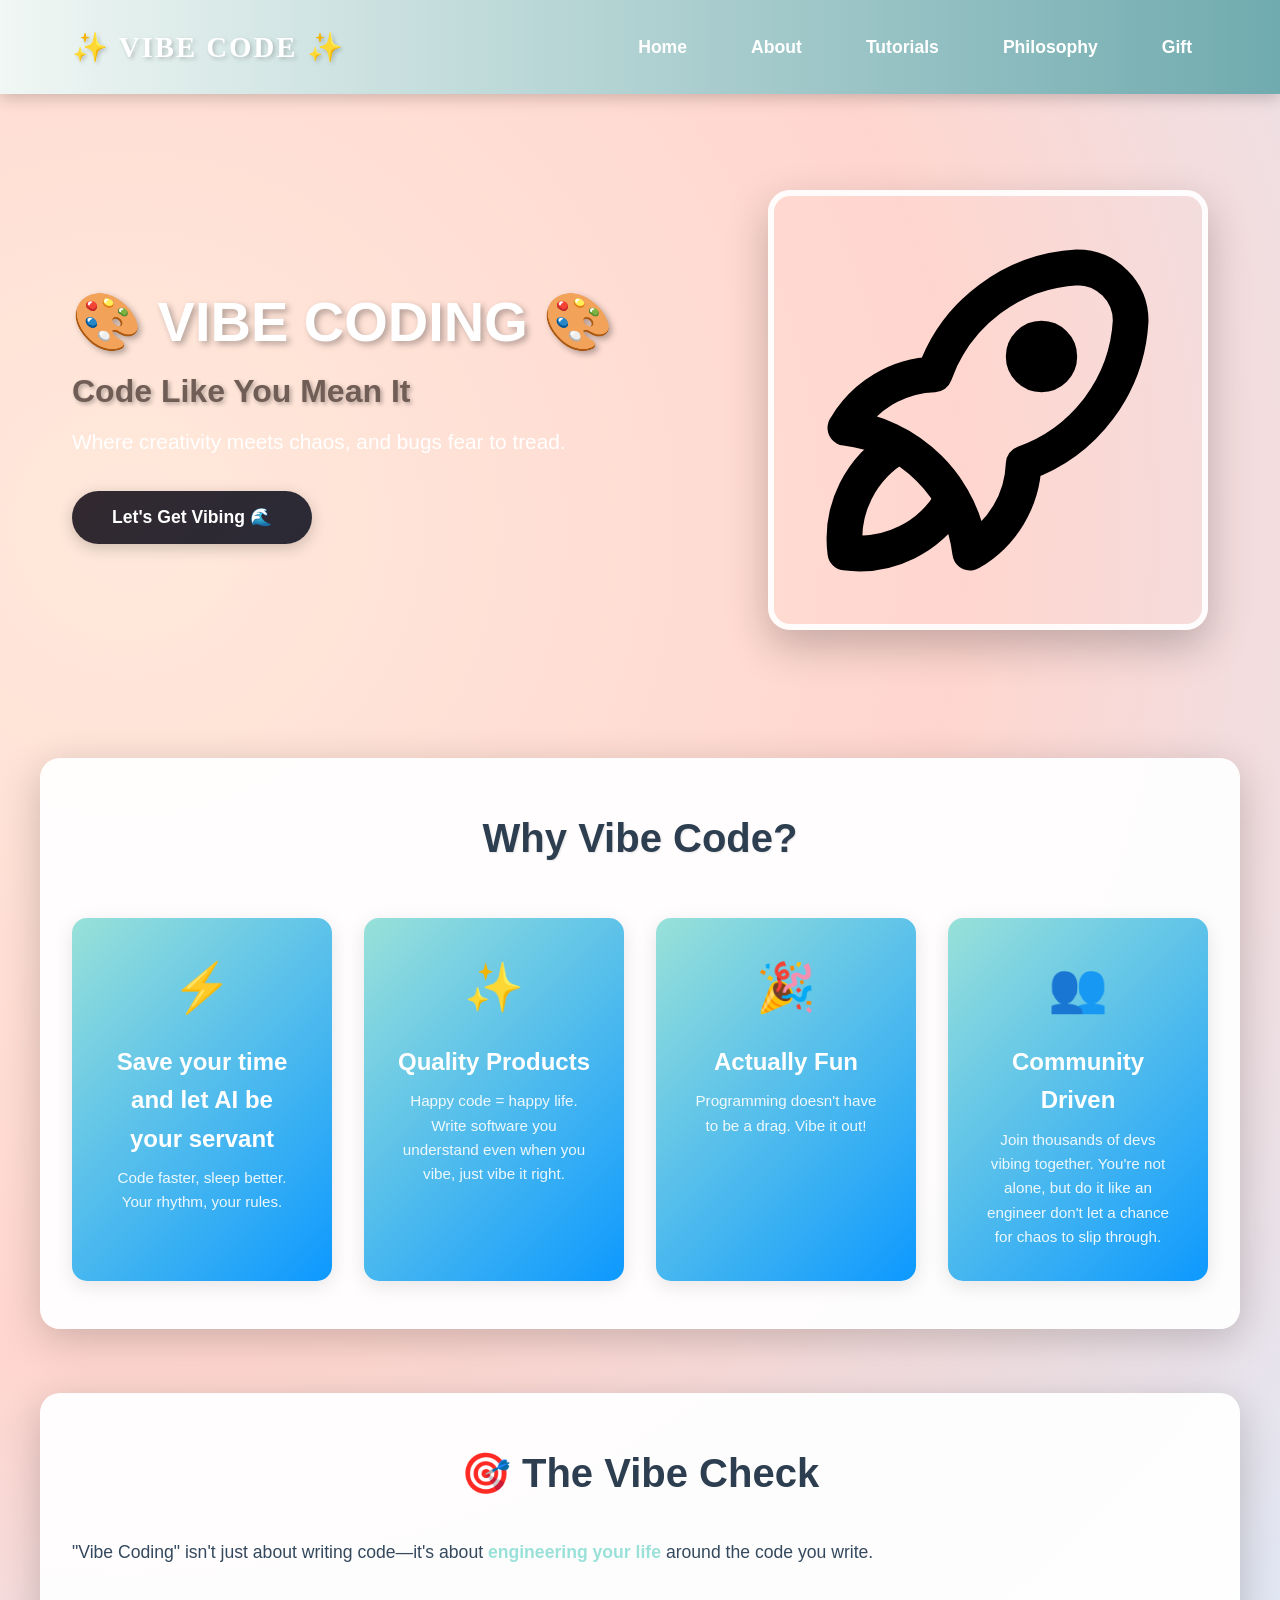
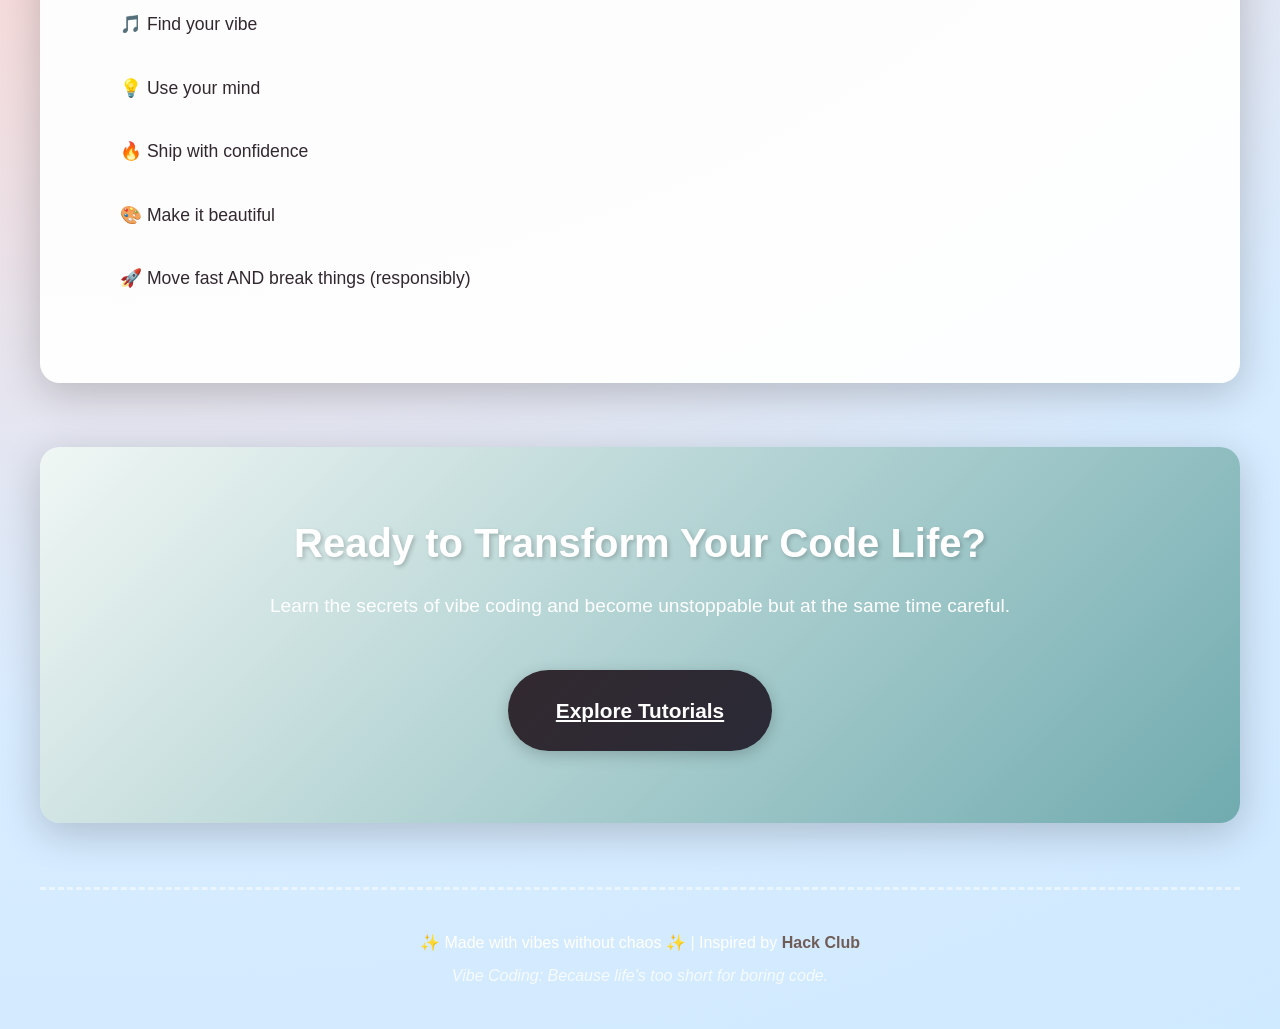
<file: index.html>
<!DOCTYPE html>
<html lang="en">
<head>
    <meta charset="UTF-8">
    <meta name="viewport" content="width=device-width, initial-scale=1.0">
    <title>VIBE CODING 🚀 - Code with Soul</title>
    <link rel="stylesheet" href="css/style.css">
    <link rel="stylesheet" href="css/animations.css">
</head>
<body>
    <!-- Navigation -->
    <nav class="navbar">
        <div class="nav-container">
            <div class="logo">✨ VIBE CODE ✨</div>
            <ul class="nav-links">
                <li><a href="./">Home</a></li>
                <li><a href="about/">About</a></li>
                <li><a href="tutorials/">Tutorials</a></li>
                <li><a href="philosophy/">Philosophy</a></li>
                <li><a href="gift/">Gift</a></li>
            </ul>
        </div>
    </nav>

    <!-- Hero Section -->
    <section class="hero">
        <div class="hero-content">
            <h1 class="hero-title">
                🎨 VIBE CODING 🎨<br>
                <span class="subtitle">Code Like You Mean It</span>
            </h1>
            <p class="hero-description">
                Where creativity meets chaos, and bugs fear to tread.
            </p>
            <button class="cta-button" onclick="showPopup('welcome')">
                Let's Get Vibing 🌊
            </button>
        </div>
        <img src="assets/images/vibe-rocket.svg" class="hero-art image-enter" alt="Playful vibe coding rocket illustration">
    </section>

    <!-- Quick Features Section -->
    <section class="features" id="features">
        <h2>Why Vibe Code?</h2>
        <div class="feature-grid">
            <div class="feature-card" onclick="showPopup('efficiency')">
                <div class="feature-icon">⚡</div>
                <h3>Save your time and let AI be your servant</h3>
                <p>Code faster, sleep better. Your rhythm, your rules.</p>
            </div>
            <div class="feature-card" onclick="showPopup('quality')">
                <div class="feature-icon">✨</div>
                <h3>Quality Products</h3>
                <p>Happy code = happy life. Write software you understand even when you vibe, just vibe it right.</p>
            </div>
            <div class="feature-card" onclick="showPopup('fun')">
                <div class="feature-icon">🎉</div>
                <h3>Actually Fun</h3>
                <p>Programming doesn't have to be a drag. Vibe it out!</p>
            </div>
            <div class="feature-card" onclick="showPopup('community')">
                <div class="feature-icon">👥</div>
                <h3>Community Driven</h3>
                <p>Join thousands of devs vibing together. You're not alone, but do it like an engineer don't let a chance for chaos to slip through.</p>
            </div>
        </div>
    </section>

    <!-- The Vibe Check Section -->
    <section class="vibe-check">
        <h2>🎯 The Vibe Check</h2>
        <div class="vibe-content">
            <div class="vibe-text">
                <p>"Vibe Coding" isn't just about writing code—it's about <strong>engineering your life</strong> around the code you write.</p>
                <ul class="vibe-list">
                    <li>🎵 Find your vibe</li>
                    <li>💡 Use your mind</li>
                    <li>🔥 Ship with confidence</li>
                    <li>🎨 Make it beautiful</li>
                    <li>🚀 Move fast AND break things (responsibly)</li>
                </ul>
            </div>
        </div>
    </section>

    <!-- Call to Action -->
    <section class="cta-section">
        <h2>Ready to Transform Your Code Life?</h2>
        <p>Learn the secrets of vibe coding and become unstoppable but at the same time careful.</p>
        <a href="tutorials/" class="cta-button large">Explore Tutorials</a>
    </section>

    <!-- Footer -->
    <footer class="footer">
        <p>✨ Made with vibes without chaos ✨ | Inspired by <a href="https://hackclub.com">Hack Club</a></p>
        <p class="footer-note">Vibe Coding: Because life's too short for boring code.</p>
    </footer>

    <!-- Popups -->
    <div id="welcomePopup" class="popup">
        <div class="popup-content">
            <span class="close" onclick="closePopup('welcome')">&times;</span>
            <h2>🌊 Welcome to the Vibe!</h2>
            <p>You're about to enter a world where coding is less "grind" and more "flow".</p>
            <p>Whether you're:</p>
            <ul>
                <li>A stressed junior dev looking for peace 😰</li>
                <li>A senior dev tired of soul-crushing meetings 🪦 and want to focus on thinking and solving problems instead of doing repetitive work</li>
                <li>A startup founder with a wonderful idea and product trying to ship fast 🚀</li>
                <li>Or just someone who loves code or you love to bring new products to the world💚</li>
            </ul>
            <p><strong>Vibe Coding has something for you.</strong></p>
            <button class="popup-button" onclick="closePopup('welcome'); smoothScroll('features')">
                Show Me More! ↓
            </button>
        </div>
    </div>

    <div id="efficiencyPopup" class="popup">
        <div class="popup-content">
            <span class="close" onclick="closePopup('efficiency')">&times;</span>
            <h2>⚡ Maximum Efficiency</h2>
            <p><strong>Work smarter, not harder.</strong></p>
            <p>Vibe coding teaches you to:</p>
            <ul>
                <li>✂️ Cut the cruft from your workflow</li>
                <li>🎯 Focus on what actually matters</li>
                <li>🧠 Let your brain do the thinking</li>
                <li>⏱️ Get more done in less time</li>
            </ul>
            <p>No more 12-hour debugging sessions. Pure flow state.</p>
        </div>
    </div>

    <div id="qualityPopup" class="popup">
        <div class="popup-content">
            <span class="close" onclick="closePopup('quality')">&times;</span>
            <h2>✨ Quality That Shines</h2>
            <p><strong>Your code should make you proud.</strong></p>
            <p>When you're vibing:</p>
            <ul>
                <li>🎨 Code looks beautiful</li>
                <li>🐛 Bugs are easier to spot</li>
                <li>📚 Documentation flows naturally</li>
                <li>🔒 Security becomes second nature</li>
            </ul>
            <p>Quality isn't an afterthought—it's the rhythm.</p>
        </div>
    </div>

    <div id="funPopup" class="popup">
        <div class="popup-content">
            <span class="close" onclick="closePopup('fun')">&times;</span>
            <h2>🎉 The Fun Factor</h2>
            <p><strong>Remember why you loved coding?</strong></p>
            <p>Vibe coding brings back the joy:</p>
            <ul>
                <li>🎮 Coding becomes a game again</li>
                <li>👯 Celebrate wins (no matter how small)</li>
                <li>🎵 Find your development rhythm</li>
                <li>😄 Actually laugh at your own jokes</li>
            </ul>
            <p>Life's too short for unhappy code.</p>
        </div>
    </div>

    <div id="communityPopup" class="popup">
        <div class="popup-content">
            <span class="close" onclick="closePopup('community')">&times;</span>
            <h2>👥 Our Community</h2>
            <p><strong>You're not alone in this journey.</strong></p>
            <p>Join developers who:</p>
            <ul>
                <li>💬 Share their vibes and wins</li>
                <li>🤝 Help each other level up</li>
                <li>🌍 Build across timezones</li>
                <li>❤️ Actually care about the craft</li>
            </ul>
            <p>Come vibe with us!</p>
        </div>
    </div>

    <!-- Overlay for popups -->
    <div id="popupOverlay" class="popup-overlay" onclick="closeAllPopups()"></div>

    <script src="js/script.js"></script>
</body>
</html>
</file>
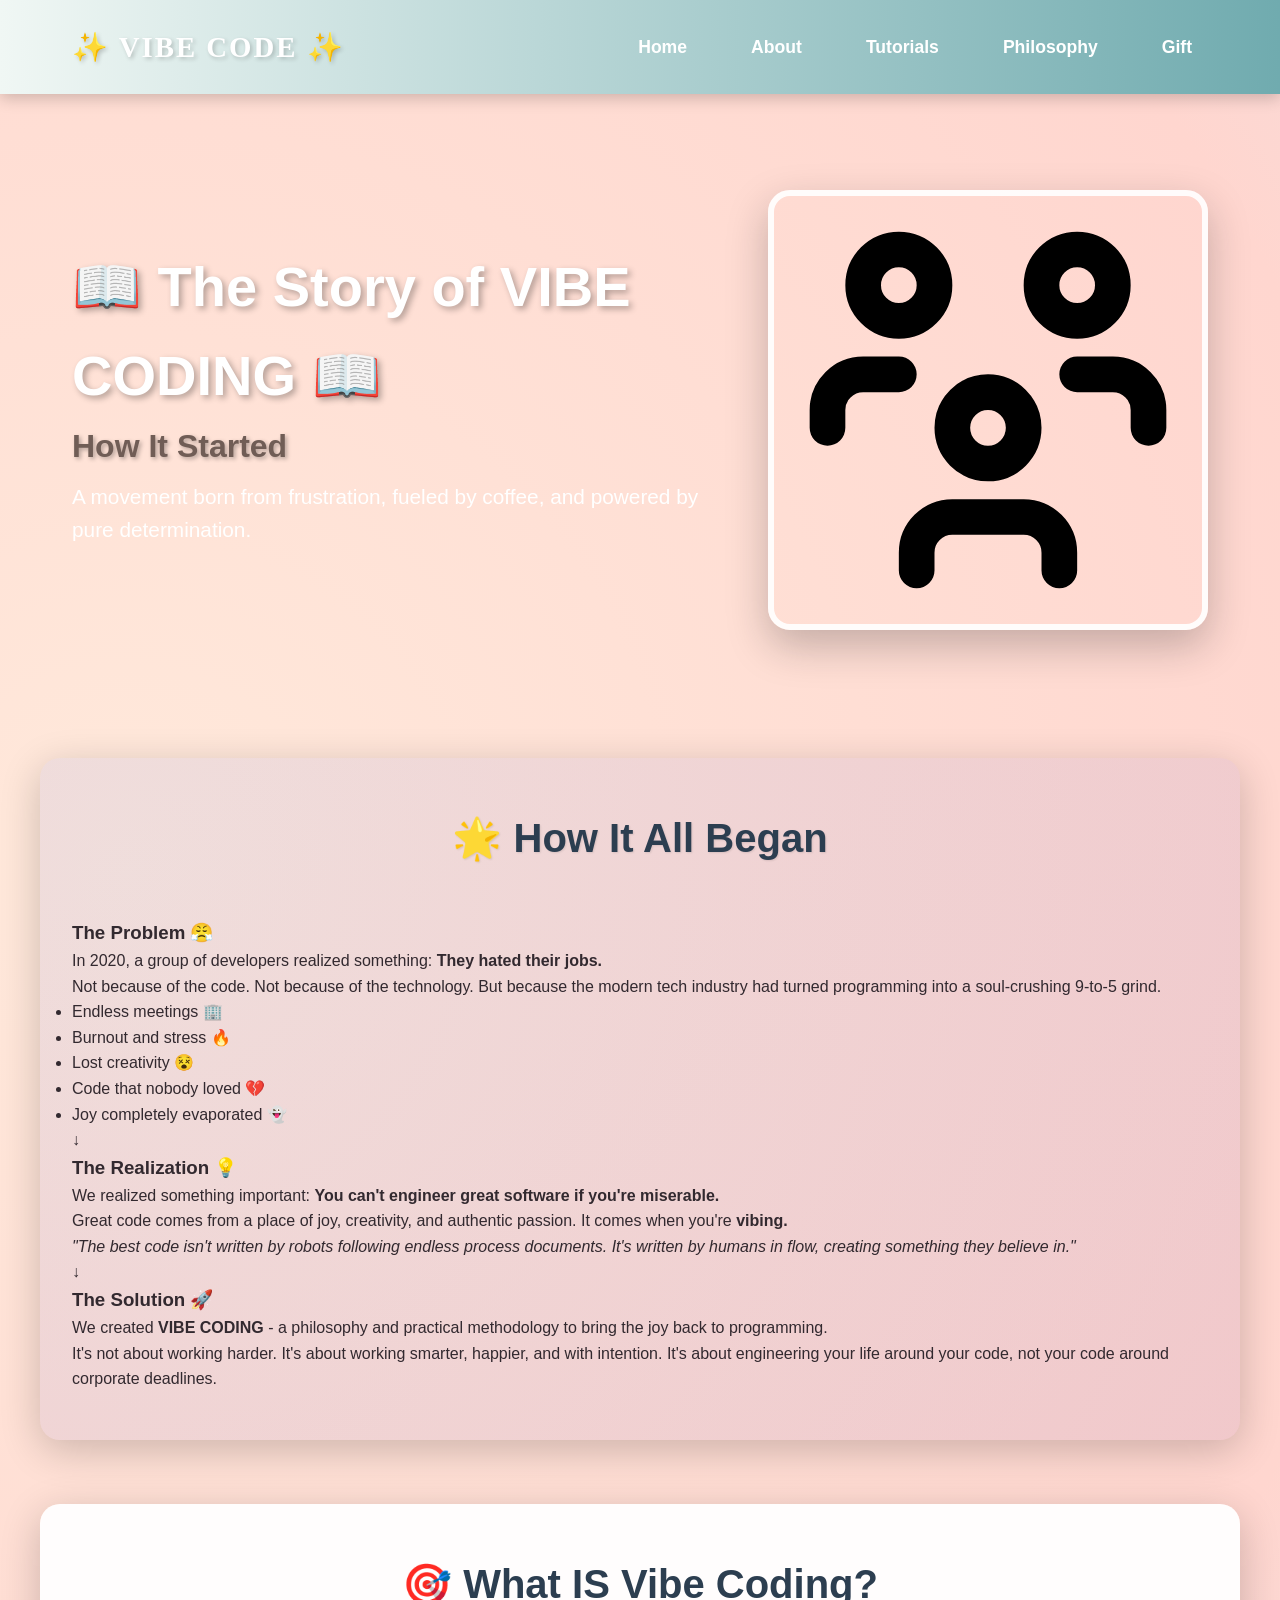
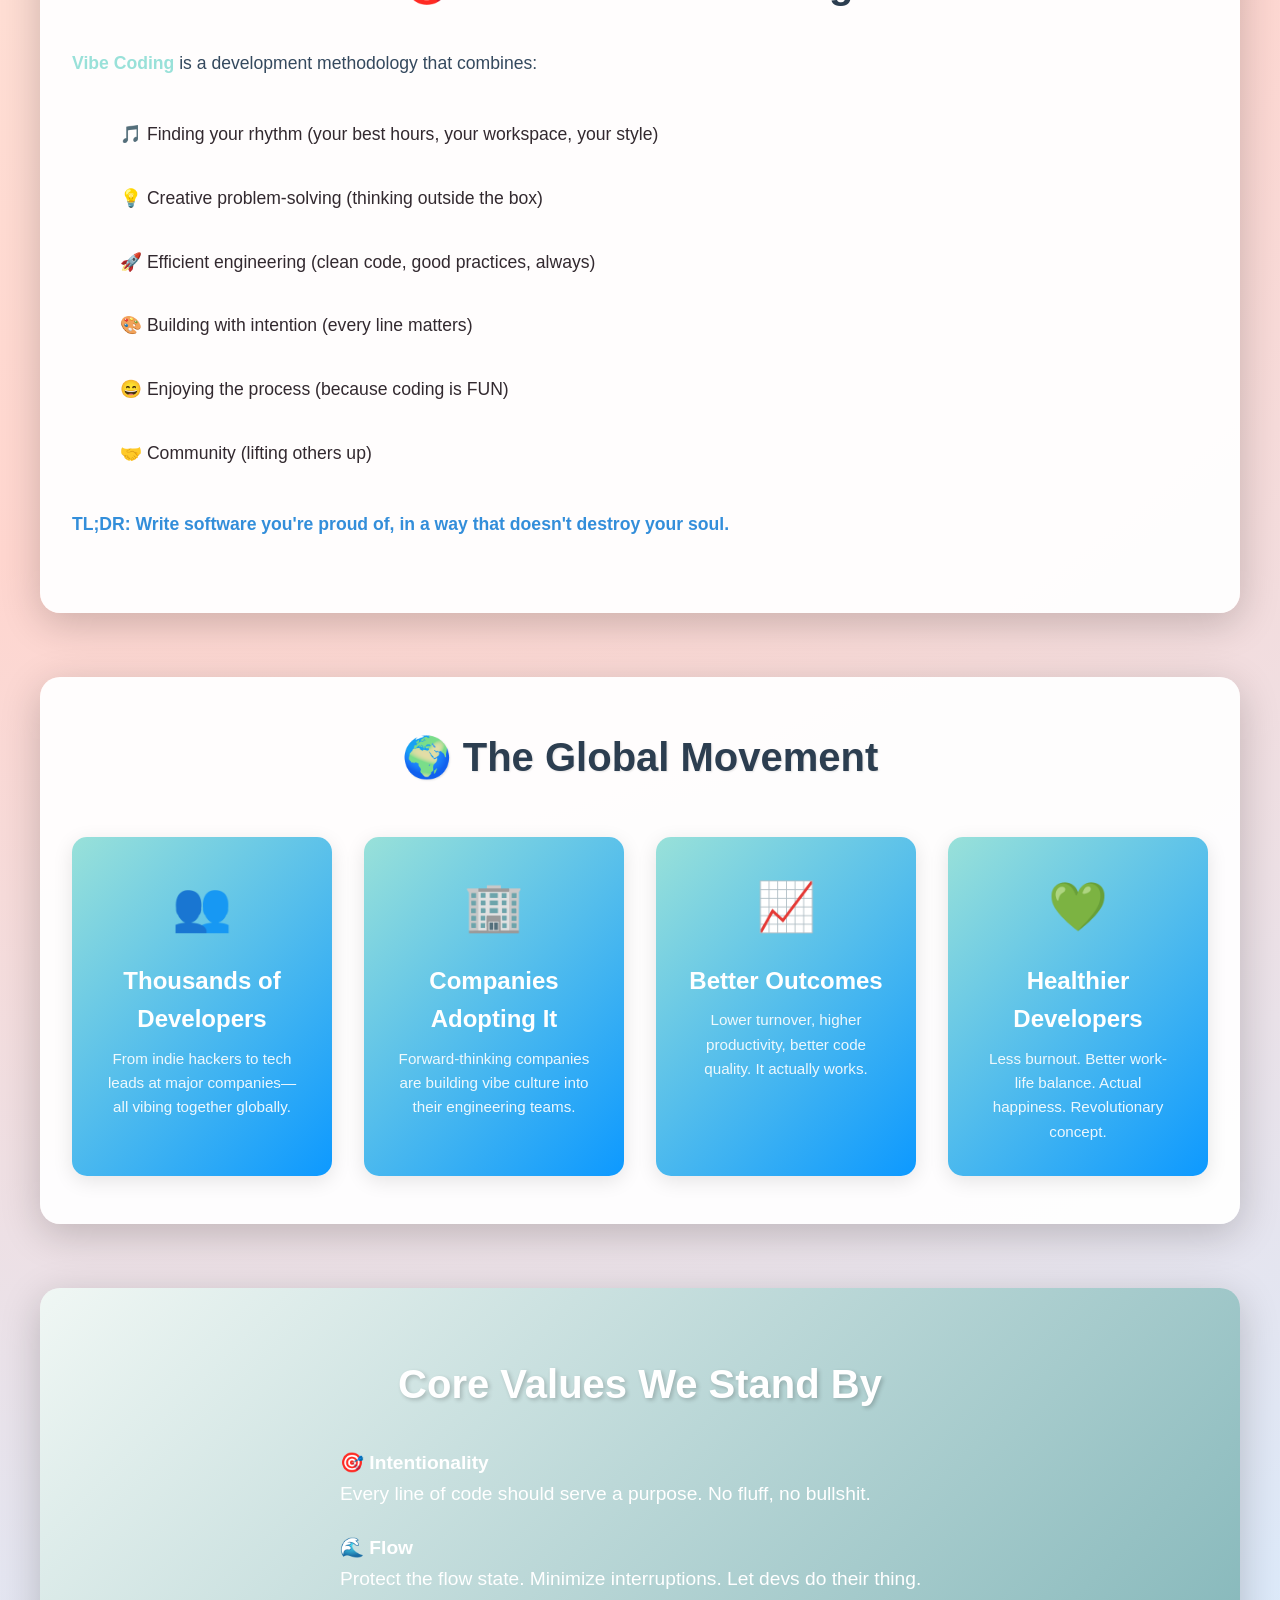
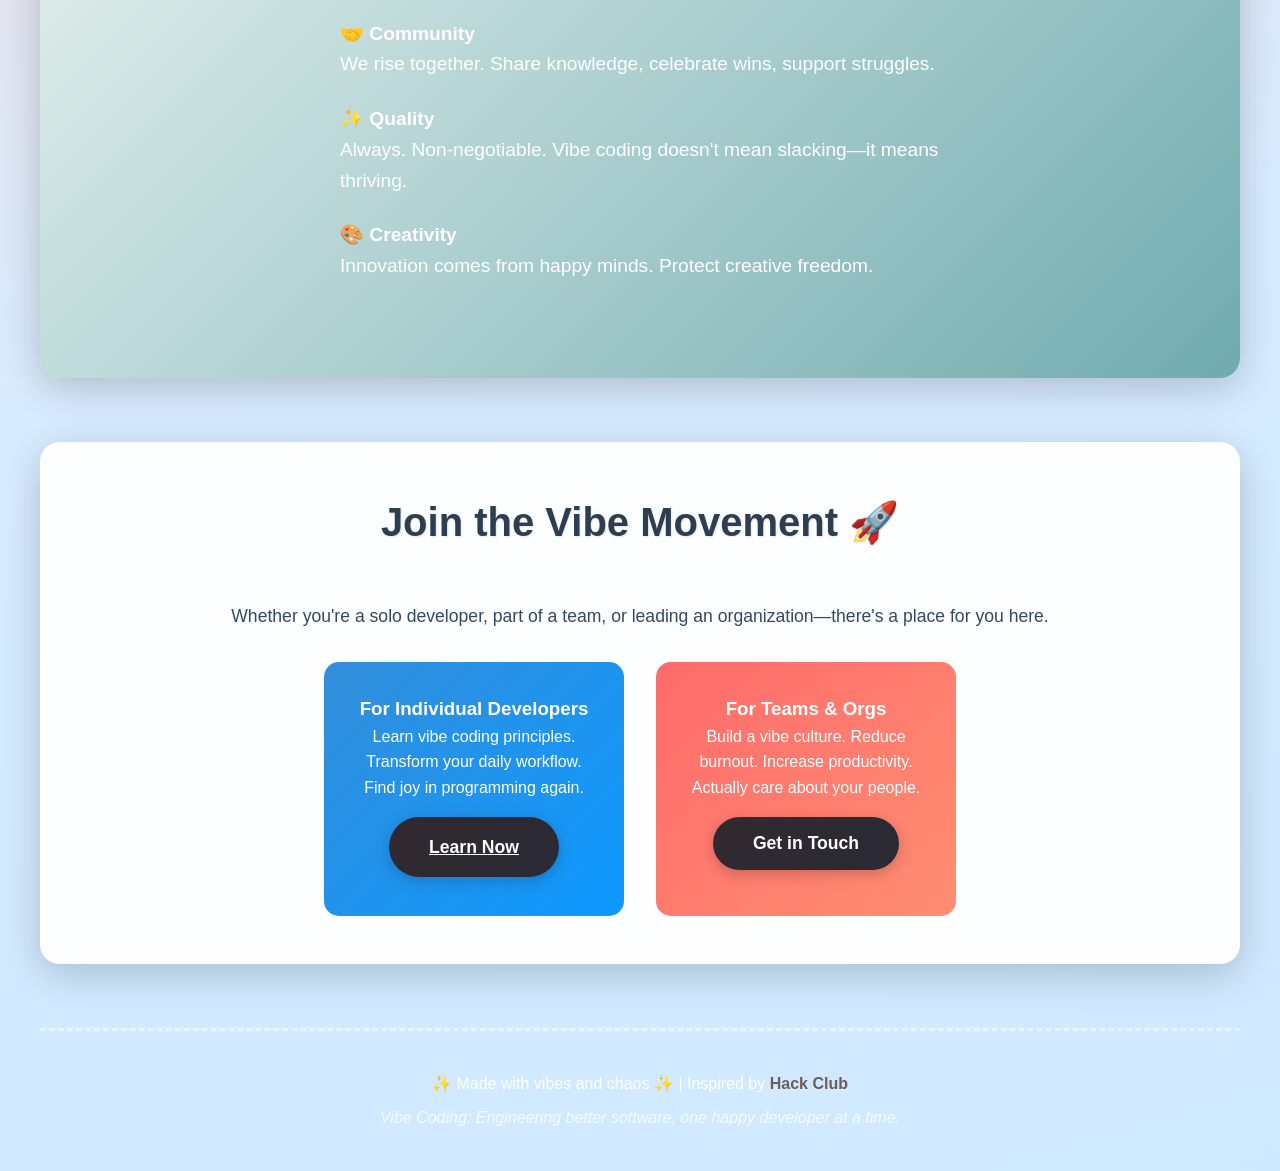
<file: about/index.html>
<!DOCTYPE html>
<html lang="en">
<head>
    <meta charset="UTF-8">
    <meta name="viewport" content="width=device-width, initial-scale=1.0">
    <title>About Vibe Coding - The Movement</title>
    <link rel="stylesheet" href="../css/style.css">
    <link rel="stylesheet" href="../css/animations.css">
</head>
<body>
    <!-- Navigation -->
    <nav class="navbar">
        <div class="nav-container">
            <div class="logo">✨ VIBE CODE ✨</div>
            <ul class="nav-links">
                <li><a href="../">Home</a></li>
                <li><a href="../about/">About</a></li>
                <li><a href="../tutorials/">Tutorials</a></li>
                <li><a href="../philosophy/">Philosophy</a></li>
                <li><a href="../gift/">Gift</a></li>
            </ul>
        </div>
    </nav>

    <!-- Hero Section for About -->
    <section class="hero">
        <div class="hero-content">
            <h1 class="hero-title">
                📖 The Story of VIBE CODING 📖<br>
                <span class="subtitle">How It Started</span>
            </h1>
            <p class="hero-description">
                A movement born from frustration, fueled by coffee, and powered by pure determination.
            </p>
        </div>
        <img src="../assets/images/team-jam.svg" class="hero-art image-enter" alt="Developers collaborating and coding together">
    </section>

    <!-- Origin Story Section -->
    <section class="features" style="background: linear-gradient(135deg, rgba(102, 126, 234, 0.1), rgba(118, 75, 162, 0.1));">
        <h2>🌟 How It All Began</h2>
        <div class="origin-story">
            <div class="story-block">
                <h3>The Problem 😤</h3>
                <p>
                    In 2020, a group of developers realized something:
                    <strong>They hated their jobs.</strong>
                </p>
                <p>
                    Not because of the code. Not because of the technology. But because the 
                    modern tech industry had turned programming into a soul-crushing 9-to-5 grind.
                </p>
                <ul class="story-list">
                    <li>Endless meetings 🏢</li>
                    <li>Burnout and stress 🔥</li>
                    <li>Lost creativity 😵</li>
                    <li>Code that nobody loved 💔</li>
                    <li>Joy completely evaporated 👻</li>
                </ul>
            </div>

            <div class="divider">↓</div>

            <div class="story-block">
                <h3>The Realization 💡</h3>
                <p>
                    We realized something important:
                    <strong>You can't engineer great software if you're miserable.</strong>
                </p>
                <p>
                    Great code comes from a place of joy, creativity, and authentic passion.
                    It comes when you're <strong>vibing.</strong>
                </p>
                <p style="font-style: italic;">
                    "The best code isn't written by robots following endless process documents. 
                    It's written by humans in flow, creating something they believe in."
                </p>
            </div>

            <div class="divider">↓</div>

            <div class="story-block">
                <h3>The Solution 🚀</h3>
                <p>
                    We created <strong>VIBE CODING</strong> - a philosophy and practical methodology 
                    to bring the joy back to programming.
                </p>
                <p>
                    It's not about working harder. It's about working smarter, happier, and with 
                    intention. It's about engineering your life around your code, not your code around 
                    corporate deadlines.
                </p>
            </div>
        </div>
    </section>

    <!-- What is Vibe Coding -->
    <section class="vibe-check">
        <h2>🎯 What IS Vibe Coding?</h2>
        <div class="vibe-content">
            <div class="vibe-text">
                <p>
                    <strong>Vibe Coding</strong> is a development methodology that combines:
                </p>
                <ul class="vibe-list">
                    <li>🎵 Finding your rhythm (your best hours, your workspace, your style)</li>
                    <li>💡 Creative problem-solving (thinking outside the box)</li>
                    <li>🚀 Efficient engineering (clean code, good practices, always)</li>
                    <li>🎨 Building with intention (every line matters)</li>
                    <li>😄 Enjoying the process (because coding is FUN)</li>
                    <li>🤝 Community (lifting others up)</li>
                </ul>
                <p style="margin-top: 2rem; color: #338eda; font-weight: bold;">
                    TL;DR: Write software you're proud of, in a way that doesn't destroy your soul.
                </p>
            </div>
        </div>
    </section>

    <!-- The Movement -->
    <section class="features">
        <h2>🌍 The Global Movement</h2>
        <div class="feature-grid">
            <div class="feature-card">
                <div class="feature-icon">👥</div>
                <h3>Thousands of Developers</h3>
                <p>From indie hackers to tech leads at major companies—all vibing together globally.</p>
            </div>
            <div class="feature-card">
                <div class="feature-icon">🏢</div>
                <h3>Companies Adopting It</h3>
                <p>Forward-thinking companies are building vibe culture into their engineering teams.</p>
            </div>
            <div class="feature-card">
                <div class="feature-icon">📈</div>
                <h3>Better Outcomes</h3>
                <p>Lower turnover, higher productivity, better code quality. It actually works.</p>
            </div>
            <div class="feature-card">
                <div class="feature-icon">💚</div>
                <h3>Healthier Developers</h3>
                <p>Less burnout. Better work-life balance. Actual happiness. Revolutionary concept.</p>
            </div>
        </div>
    </section>

    <!-- Core Values -->
    <section class="cta-section">
        <h2>Core Values We Stand By</h2>
        <div style="text-align: left; max-width: 600px; margin: 2rem auto;">
            <p style="margin: 1.5rem 0;">
                <strong>🎯 Intentionality</strong><br>
                Every line of code should serve a purpose. No fluff, no bullshit.
            </p>
            <p style="margin: 1.5rem 0;">
                <strong>🌊 Flow</strong><br>
                Protect the flow state. Minimize interruptions. Let devs do their thing.
            </p>
            <p style="margin: 1.5rem 0;">
                <strong>🤝 Community</strong><br>
                We rise together. Share knowledge, celebrate wins, support struggles.
            </p>
            <p style="margin: 1.5rem 0;">
                <strong>✨ Quality</strong><br>
                Always. Non-negotiable. Vibe coding doesn't mean slacking—it means thriving.
            </p>
            <p style="margin: 1.5rem 0;">
                <strong>🎨 Creativity</strong><br>
                Innovation comes from happy minds. Protect creative freedom.
            </p>
        </div>
    </section>

    <!-- Join the Movement -->
    <section class="features" style="background: rgba(255, 255, 255, 0.95);">
        <h2>Join the Vibe Movement 🚀</h2>
        <p style="text-align: center; font-size: 1.1rem; margin-bottom: 2rem; color: #34495e;">
            Whether you're a solo developer, part of a team, or leading an organization—there's a place for you here.
        </p>
        <div style="display: flex; justify-content: center; gap: 2rem; flex-wrap: wrap;">
            <div style="background: linear-gradient(135deg, #338eda 0%, #0d99ff 100%); color: white; padding: 2rem; border-radius: 15px; max-width: 300px; text-align: center;">
                <h3>For Individual Developers</h3>
                <p>Learn vibe coding principles. Transform your daily workflow. Find joy in programming again.</p>
                <a href="../tutorials/" class="cta-button" style="margin-top: 1rem; display: inline-block;">Learn Now</a>
            </div>
            <div style="background: linear-gradient(135deg, #ff6b6b 0%, #ff8e72 100%); color: white; padding: 2rem; border-radius: 15px; max-width: 300px; text-align: center;">
                <h3>For Teams & Orgs</h3>
                <p>Build a vibe culture. Reduce burnout. Increase productivity. Actually care about your people.</p>
                <button class="cta-button" onclick="showPopup('team')" style="margin-top: 1rem;">Get in Touch</button>
            </div>
        </div>
    </section>

    <!-- Footer -->
    <footer class="footer">
        <p>✨ Made with vibes and chaos ✨ | Inspired by <a href="https://hackclub.com">Hack Club</a></p>
        <p class="footer-note">Vibe Coding: Engineering better software, one happy developer at a time.</p>
    </footer>

    <!-- Team Contact Popup -->
    <div id="teamPopup" class="popup">
        <div class="popup-content">
            <span class="close" onclick="closePopup('team')">&times;</span>
            <h2>🚀 Build Vibe Culture</h2>
            <p>Interested in bringing vibe coding to your team or organization?</p>
            <p>We'd love to chat about:</p>
            <ul>
                <li>Team workshops and training</li>
                <li>Building vibe culture</li>
                <li>Engineering efficiency audits</li>
                <li>Developer happiness initiatives</li>
            </ul>
            <p style="margin-top: 1rem;">
                <strong>Email us at:</strong><br>
                hello@vibecode.dev (imagine this could be real! 😄)
            </p>
            <p style="margin-top: 1rem; opacity: 0.7; font-size: 0.9rem;">
                For now, share this site with your team and start the vibe conversation! 🌊
            </p>
        </div>
    </div>

    <!-- Overlay for popups -->
    <div id="popupOverlay" class="popup-overlay" onclick="closeAllPopups()"></div>

    <script src="../js/script.js"></script>
</body>
</html>
</file>
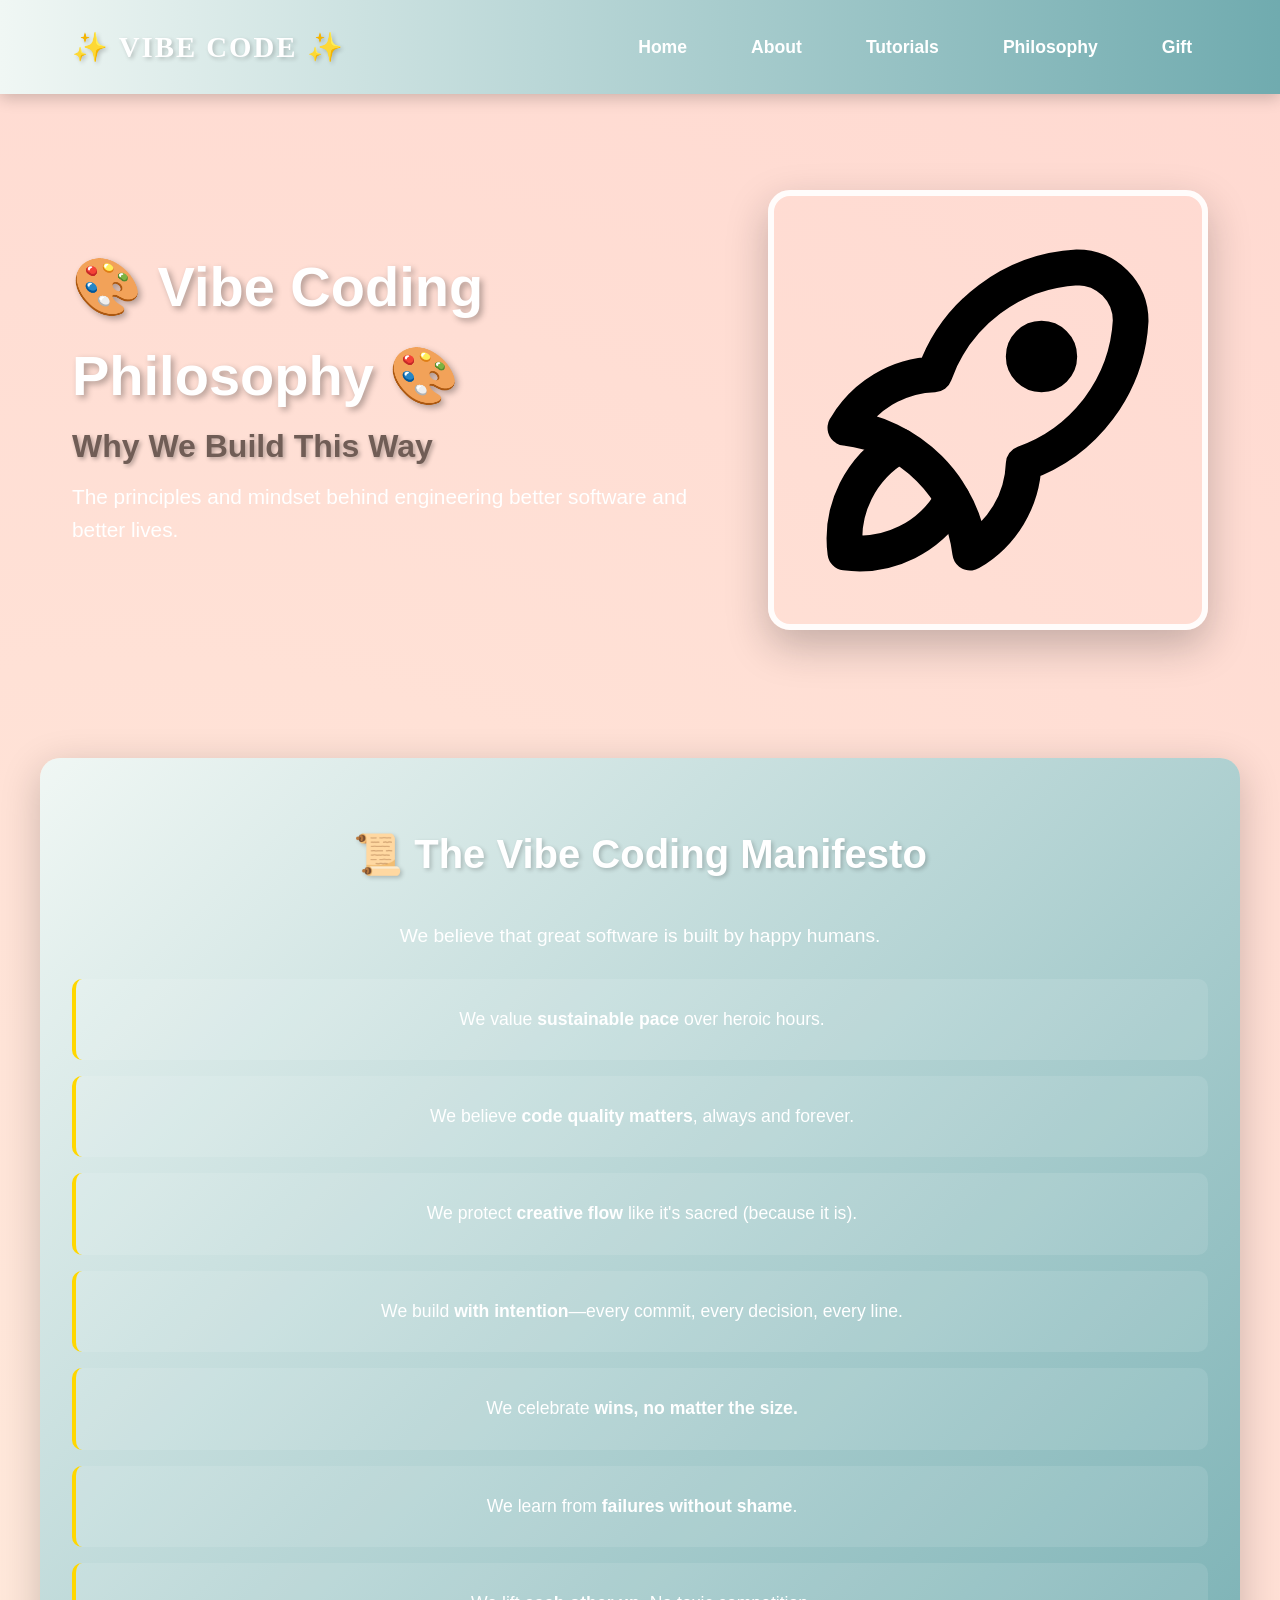
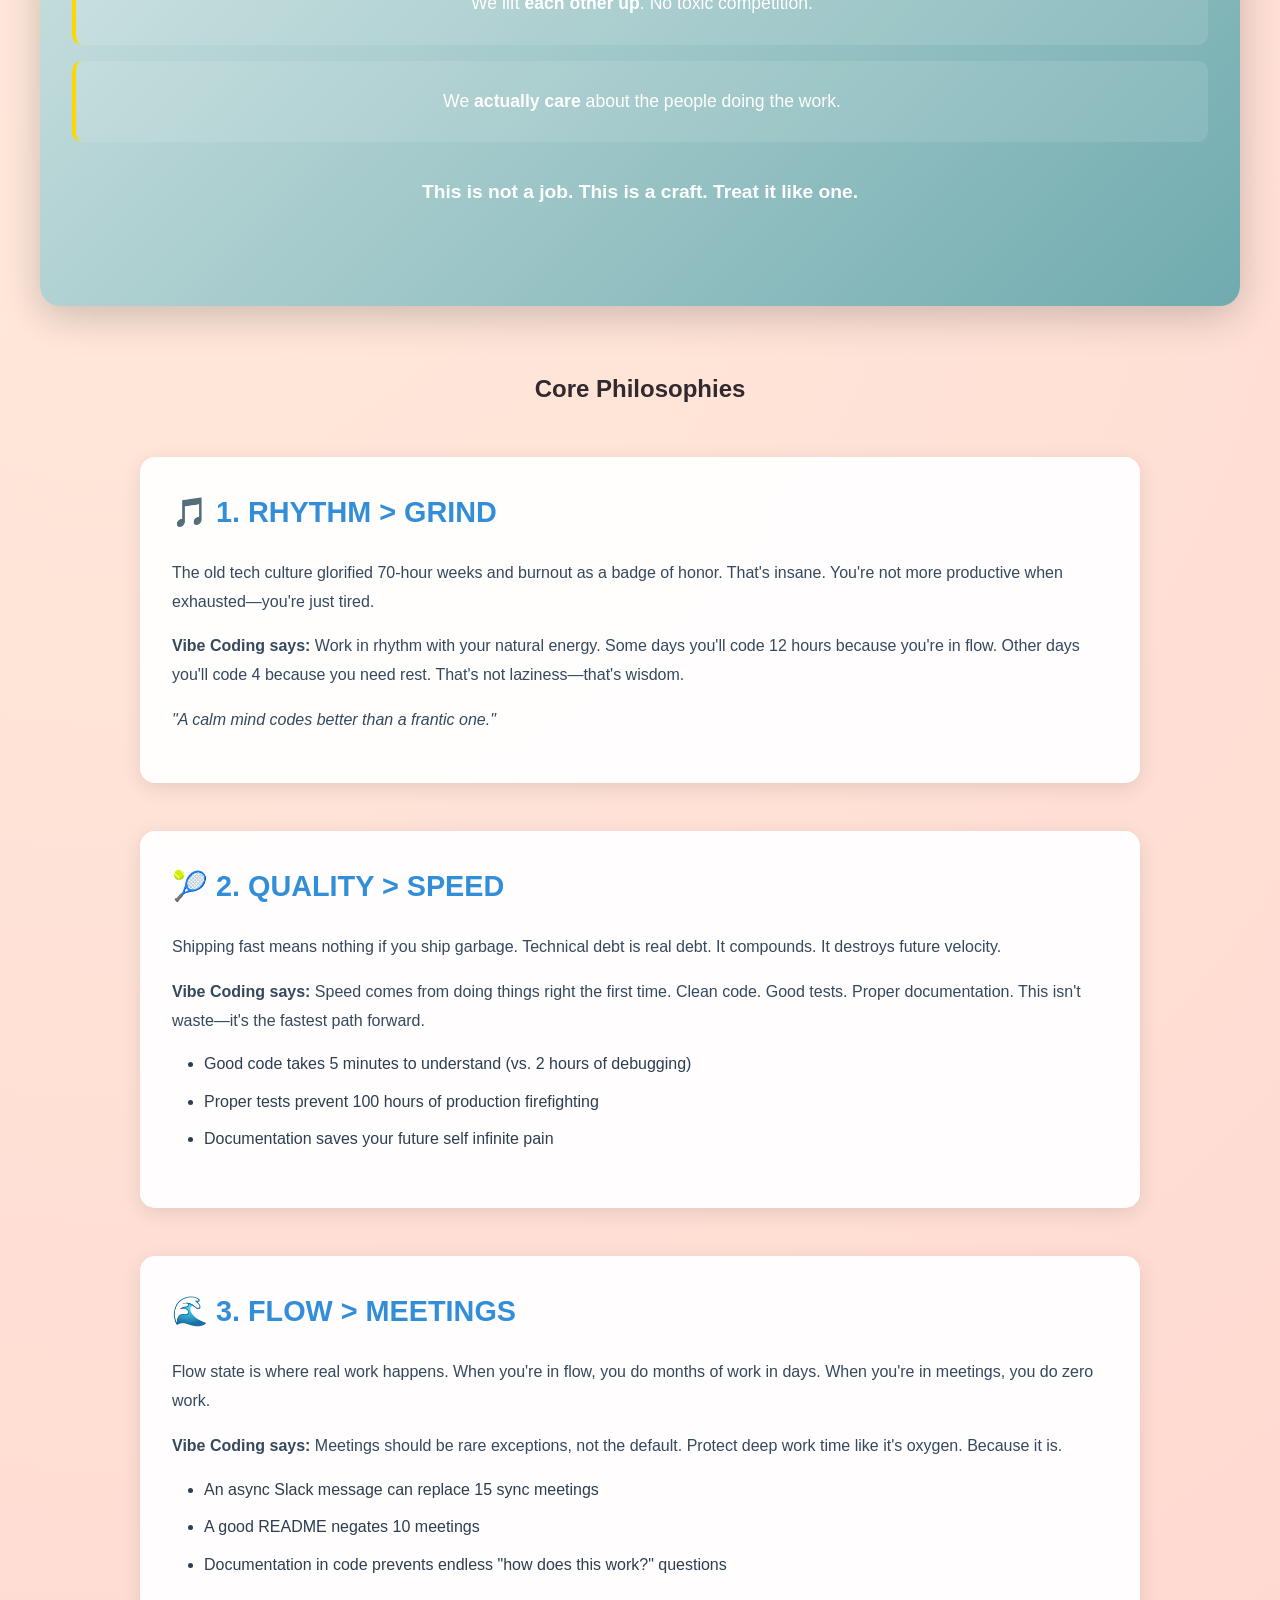
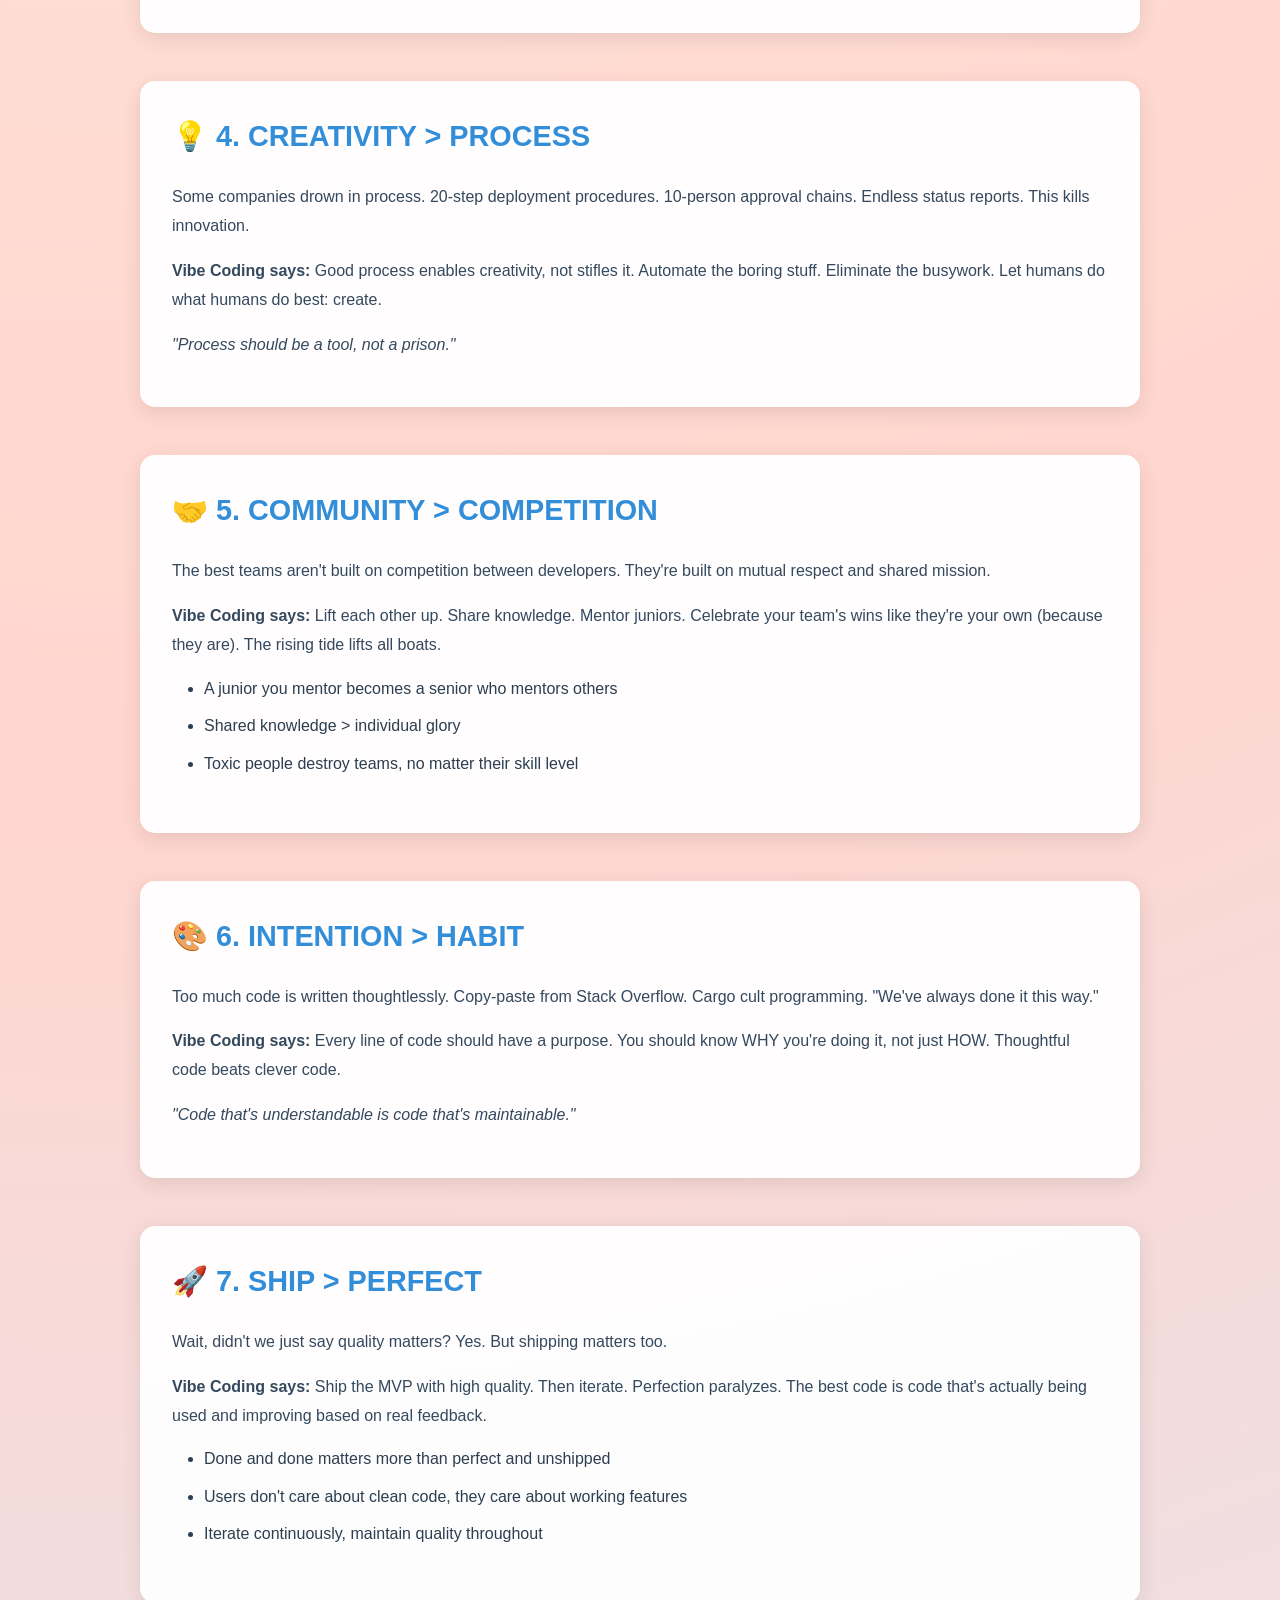
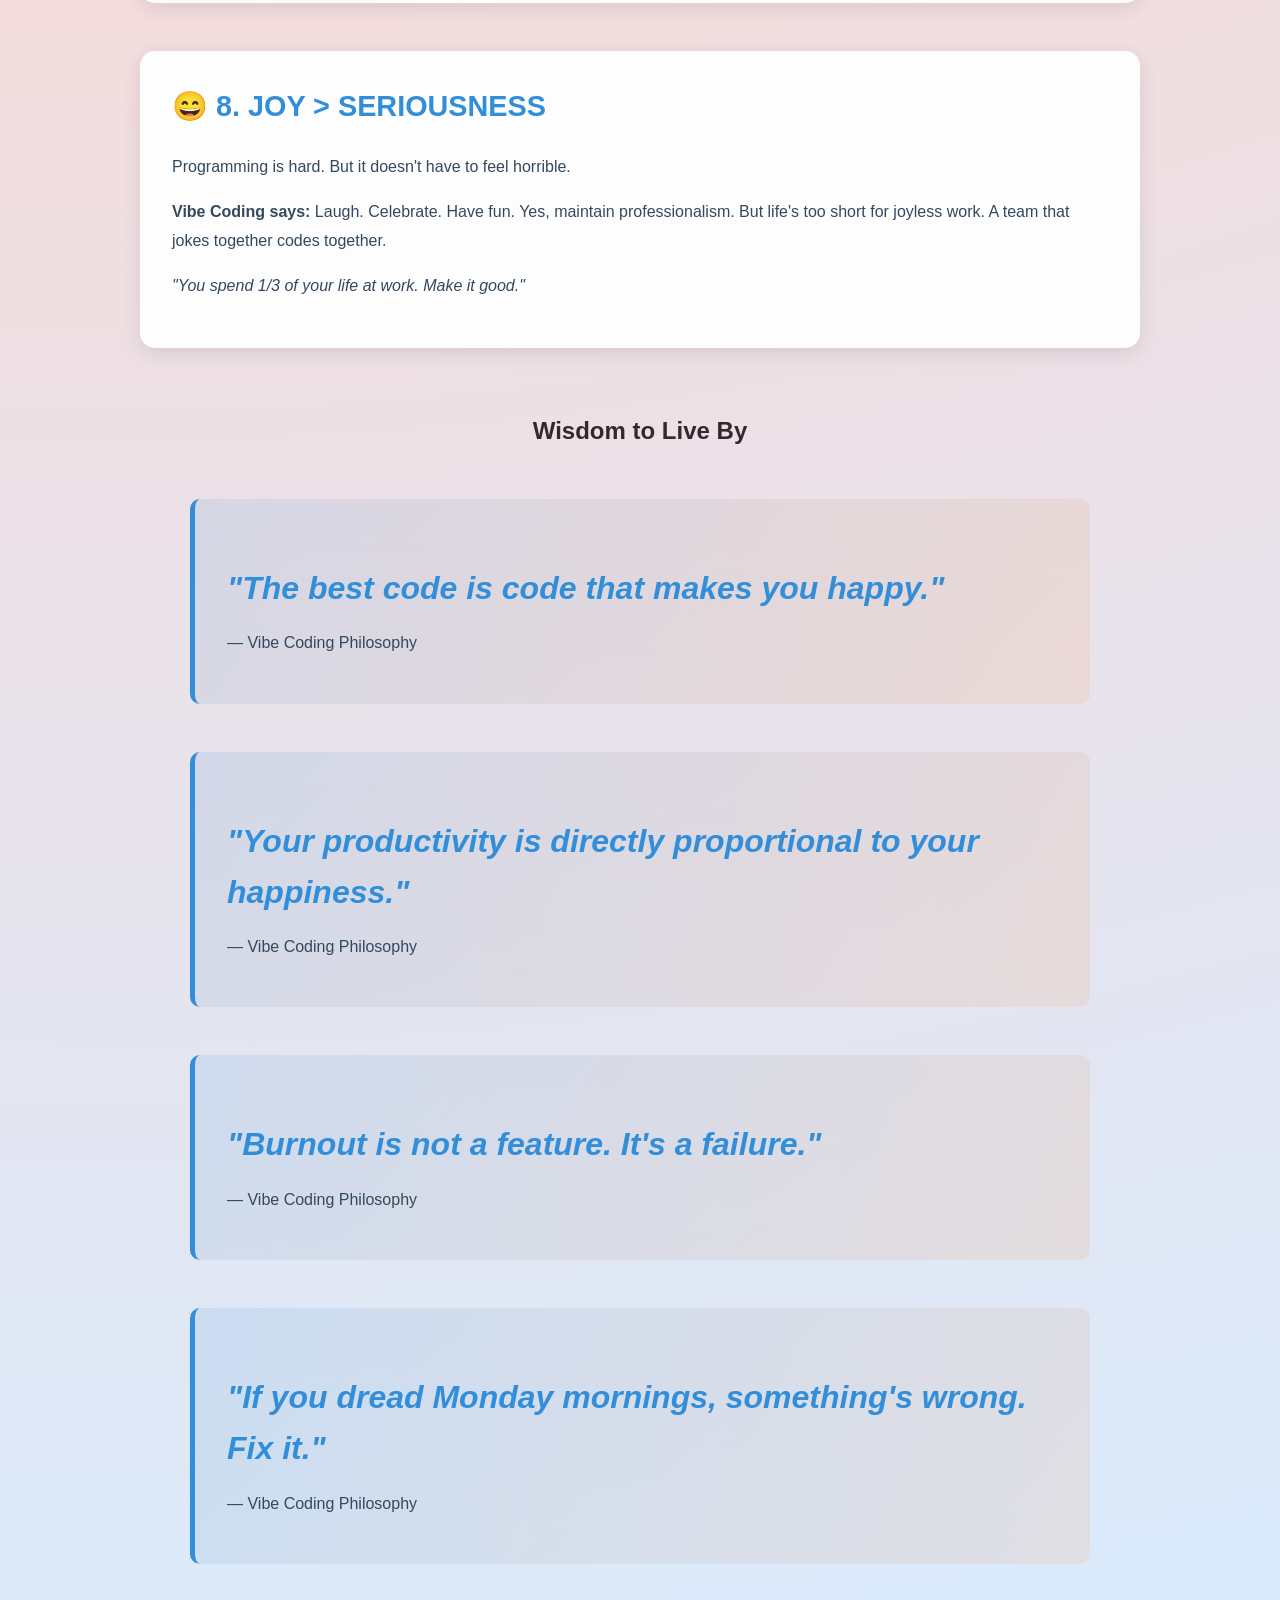
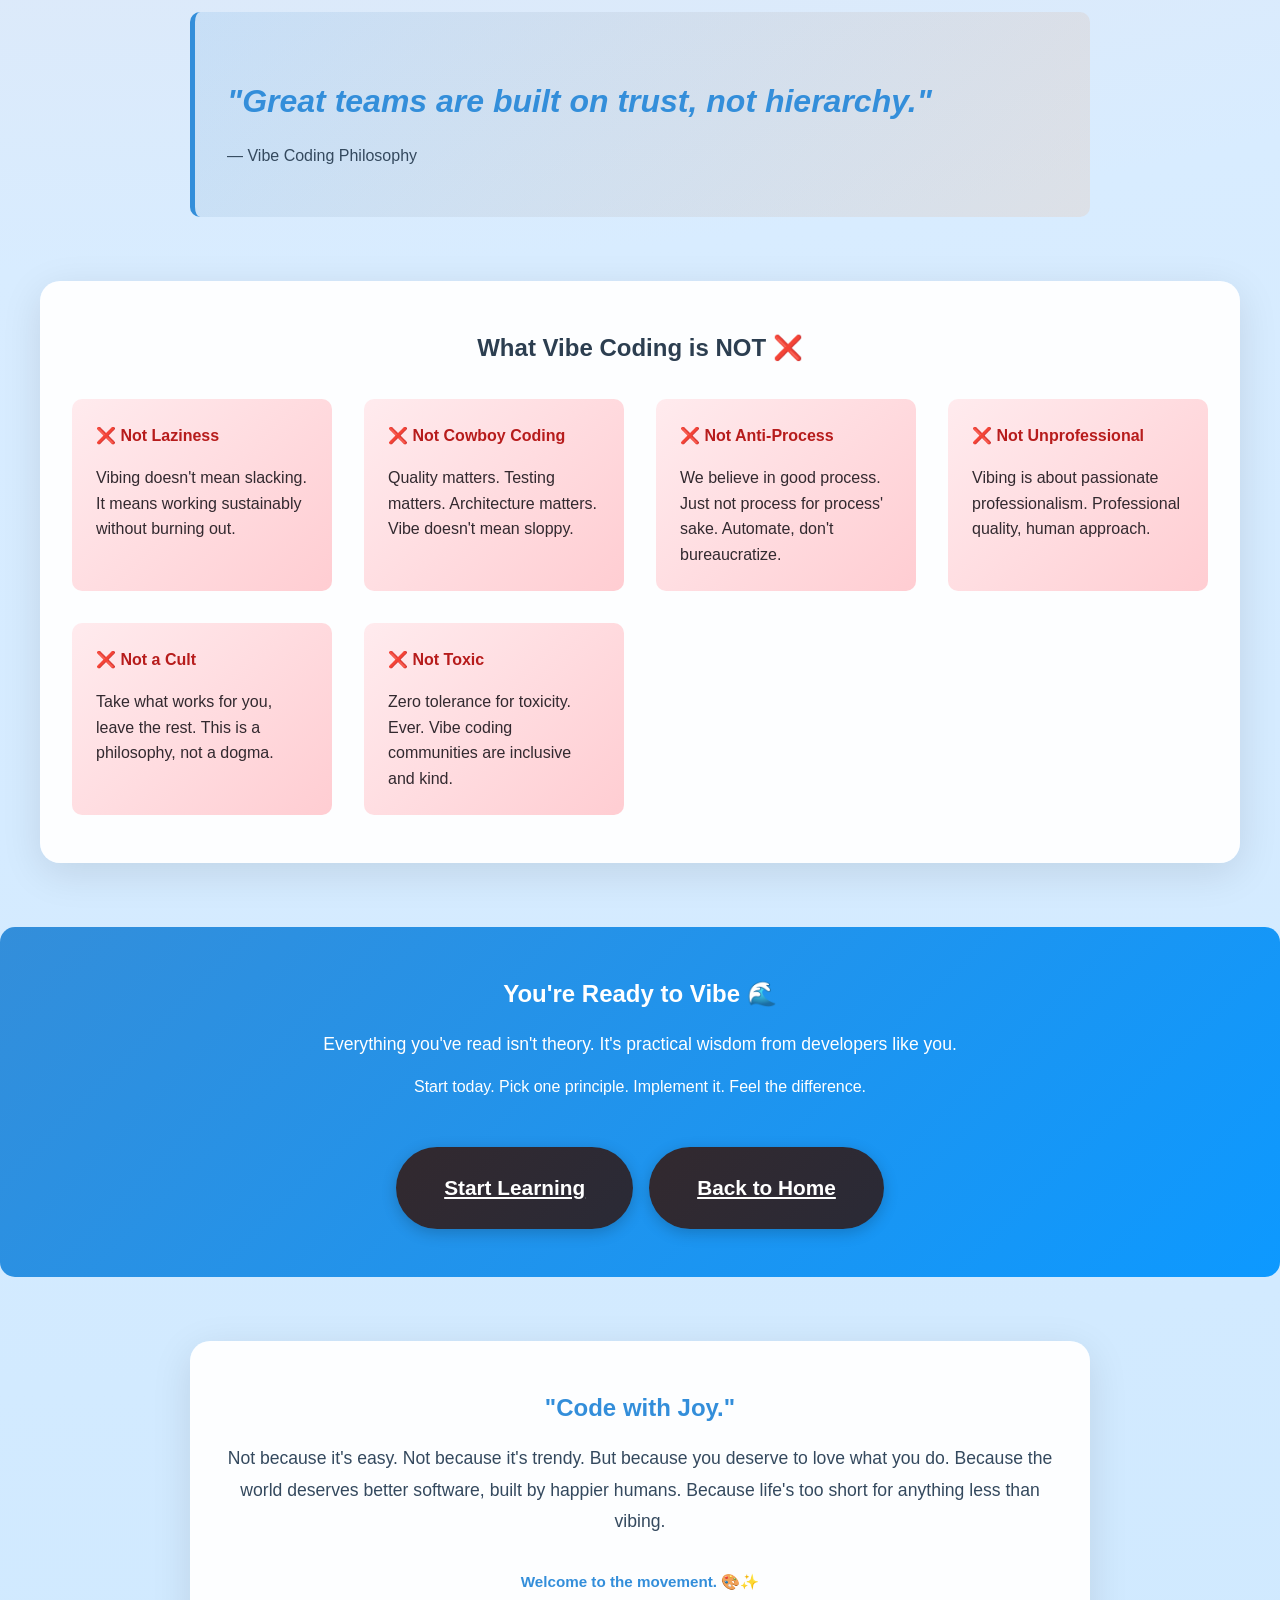
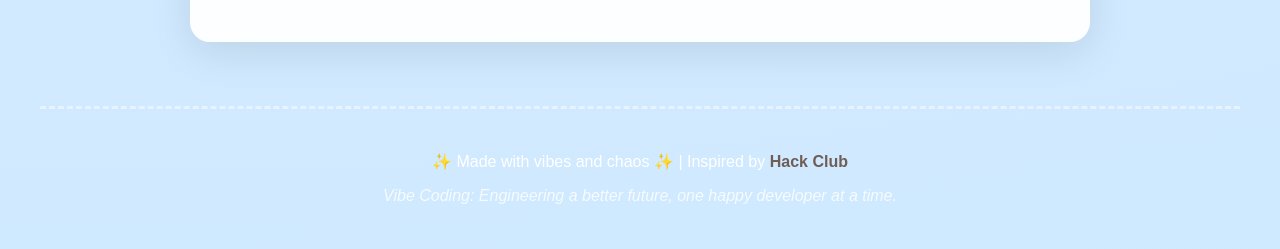
<file: philosophy/index.html>
<!DOCTYPE html>
<html lang="en">
<head>
    <meta charset="UTF-8">
    <meta name="viewport" content="width=device-width, initial-scale=1.0">
    <title>Vibe Coding Philosophy - Our Manifesto</title>
    <link rel="stylesheet" href="../css/style.css">
    <link rel="stylesheet" href="../css/animations.css">
    <style>
        .philosophy-grid {
            display: grid;
            grid-template-columns: repeat(auto-fit, minmax(280px, 1fr));
            gap: 2rem;
            margin: 2rem 0;
        }

        .philosophy-card {
            background: white;
            padding: 2rem;
            border-radius: 15px;
            box-shadow: 0 5px 20px rgba(0, 0, 0, 0.1);
            border-top: 5px solid #338eda;
            transition: all 0.3s ease;
        }

        .philosophy-card:hover {
            transform: translateY(-10px);
            box-shadow: 0 10px 40px rgba(0, 0, 0, 0.2);
        }

        .philosophy-card h3 {
            color: #338eda;
            font-size: 1.5rem;
            margin-bottom: 1rem;
        }

        .quote-section {
            max-width: 900px;
            margin: 3rem auto;
            padding: 3rem 2rem;
            background: linear-gradient(135deg, rgba(51, 142, 218, 0.12), rgba(255, 140, 55, 0.12));
            border-left: 5px solid #338eda;
            border-radius: 10px;
        }

        .quote {
            font-size: 2rem;
            font-style: italic;
            color: #338eda;
            margin: 1rem 0;
            font-weight: bold;
        }

        .quote-author {
            color: #34495e;
            font-size: 1rem;
            margin-top: 1rem;
        }

        .principle-block {
            max-width: 1000px;
            margin: 3rem auto;
            padding: 2rem;
            background: rgba(255, 255, 255, 0.95);
            border-radius: 15px;
            box-shadow: 0 5px 20px rgba(0, 0, 0, 0.1);
        }

        .principle-block h3 {
            color: #338eda;
            font-size: 1.8rem;
            margin-bottom: 1.5rem;
        }

        .principle-block p {
            line-height: 1.8;
            color: #34495e;
            margin-bottom: 1rem;
        }

        .principle-block ul {
            margin-left: 2rem;
            margin-bottom: 1.5rem;
        }

        .principle-block li {
            margin: 0.75rem 0;
            color: #2c3e50;
        }

        .manifesto-text {
            font-size: 1.1rem;
            line-height: 1.9;
            color: white;
        }

        .bullet-highlight {
            background: rgba(255, 255, 255, 0.1);
            padding: 1.5rem;
            border-radius: 10px;
            margin: 1rem 0;
            border-left: 4px solid #ffd700;
        }

        .call-to-action-box {
            background: linear-gradient(135deg, #338eda 0%, #0d99ff 100%);
            color: white;
            padding: 3rem;
            border-radius: 15px;
            text-align: center;
            margin: 3rem 0;
        }
    </style>
</head>
<body>
    <!-- Navigation -->
    <nav class="navbar">
        <div class="nav-container">
            <div class="logo">✨ VIBE CODE ✨</div>
            <ul class="nav-links">
                <li><a href="../">Home</a></li>
                <li><a href="../about/">About</a></li>
                <li><a href="../tutorials/">Tutorials</a></li>
                <li><a href="../philosophy/">Philosophy</a></li>
                <li><a href="../gift/">Gift</a></li>
            </ul>
        </div>
    </nav>

    <!-- Hero Section -->
    <section class="hero">
        <div class="hero-content">
            <h1 class="hero-title">
                🎨 Vibe Coding Philosophy 🎨<br>
                <span class="subtitle">Why We Build This Way</span>
            </h1>
            <p class="hero-description">
                The principles and mindset behind engineering better software and better lives.
            </p>
        </div>
        <img src="../assets/images/vibe-rocket.svg" class="hero-art image-enter" alt="Rocket illustrating the vibe coding philosophy">
    </section>

    <!-- The Manifesto -->
    <section class="cta-section">
        <h2 style="color: white; margin-bottom: 2rem;">📜 The Vibe Coding Manifesto</h2>
        <div class="manifesto-text">
            <p style="margin-bottom: 1.5rem;">
                We believe that great software is built by happy humans.
            </p>

            <div class="bullet-highlight">
                We value <strong>sustainable pace</strong> over heroic hours.
            </div>

            <div class="bullet-highlight">
                We believe <strong>code quality matters</strong>, always and forever.
            </div>

            <div class="bullet-highlight">
                We protect <strong>creative flow</strong> like it's sacred (because it is).
            </div>

            <div class="bullet-highlight">
                We build <strong>with intention</strong>—every commit, every decision, every line.
            </div>

            <div class="bullet-highlight">
                We celebrate <strong>wins, no matter the size.</strong>
            </div>

            <div class="bullet-highlight">
                We learn from <strong>failures without shame</strong>.
            </div>

            <div class="bullet-highlight">
                We lift <strong>each other up</strong>. No toxic competition.
            </div>

            <div class="bullet-highlight">
                We <strong>actually care</strong> about the people doing the work.
            </div>

            <p style="margin-top: 2rem; font-size: 1.2rem; font-weight: bold;">
                This is not a job. This is a craft. Treat it like one.
            </p>
        </div>
    </section>

    <!-- Core Philosophies -->
    <section style="max-width: 1200px; margin: 4rem auto; padding: 0 2rem;">
        <h2 style="text-align: center; margin-bottom: 3rem;">Core Philosophies</h2>

        <!-- Philosophy 1 -->
        <div class="principle-block">
            <h3>🎵 1. RHYTHM > GRIND</h3>
            <p>
                The old tech culture glorified 70-hour weeks and burnout as a badge of honor.
                That's insane. You're not more productive when exhausted—you're just tired.
            </p>
            <p>
                <strong>Vibe Coding says:</strong> Work in rhythm with your natural energy. Some days 
                you'll code 12 hours because you're in flow. Other days you'll code 4 because you need rest. 
                That's not laziness—that's wisdom.
            </p>
            <p><em>"A calm mind codes better than a frantic one."</em></p>
        </div>

        <!-- Philosophy 2 -->
        <div class="principle-block">
            <h3>🎾 2. QUALITY > SPEED</h3>
            <p>
                Shipping fast means nothing if you ship garbage. Technical debt is real debt. 
                It compounds. It destroys future velocity.
            </p>
            <p>
                <strong>Vibe Coding says:</strong> Speed comes from doing things right the first time. 
                Clean code. Good tests. Proper documentation. This isn't waste—it's the fastest path forward.
            </p>
            <ul>
                <li>Good code takes 5 minutes to understand (vs. 2 hours of debugging)</li>
                <li>Proper tests prevent 100 hours of production firefighting</li>
                <li>Documentation saves your future self infinite pain</li>
            </ul>
        </div>

        <!-- Philosophy 3 -->
        <div class="principle-block">
            <h3>🌊 3. FLOW > MEETINGS</h3>
            <p>
                Flow state is where real work happens. When you're in flow, you do months of work 
                in days. When you're in meetings, you do zero work.
            </p>
            <p>
                <strong>Vibe Coding says:</strong> Meetings should be rare exceptions, not the default. 
                Protect deep work time like it's oxygen. Because it is.
            </p>
            <ul>
                <li>An async Slack message can replace 15 sync meetings</li>
                <li>A good README negates 10 meetings</li>
                <li>Documentation in code prevents endless "how does this work?" questions</li>
            </ul>
        </div>

        <!-- Philosophy 4 -->
        <div class="principle-block">
            <h3>💡 4. CREATIVITY > PROCESS</h3>
            <p>
                Some companies drown in process. 20-step deployment procedures. 10-person approval 
                chains. Endless status reports. This kills innovation.
            </p>
            <p>
                <strong>Vibe Coding says:</strong> Good process enables creativity, not stifles it.
                Automate the boring stuff. Eliminate the busywork. Let humans do what humans do best: create.
            </p>
            <p><em>"Process should be a tool, not a prison."</em></p>
        </div>

        <!-- Philosophy 5 -->
        <div class="principle-block">
            <h3>🤝 5. COMMUNITY > COMPETITION</h3>
            <p>
                The best teams aren't built on competition between developers. They're built on 
                mutual respect and shared mission.
            </p>
            <p>
                <strong>Vibe Coding says:</strong> Lift each other up. Share knowledge. Mentor juniors. 
                Celebrate your team's wins like they're your own (because they are). The rising tide 
                lifts all boats.
            </p>
            <ul>
                <li>A junior you mentor becomes a senior who mentors others</li>
                <li>Shared knowledge > individual glory</li>
                <li>Toxic people destroy teams, no matter their skill level</li>
            </ul>
        </div>

        <!-- Philosophy 6 -->
        <div class="principle-block">
            <h3>🎨 6. INTENTION > HABIT</h3>
            <p>
                Too much code is written thoughtlessly. Copy-paste from Stack Overflow. 
                Cargo cult programming. "We've always done it this way."
            </p>
            <p>
                <strong>Vibe Coding says:</strong> Every line of code should have a purpose. 
                You should know WHY you're doing it, not just HOW. Thoughtful code beats clever code.
            </p>
            <p><em>"Code that's understandable is code that's maintainable."</em></p>
        </div>

        <!-- Philosophy 7 -->
        <div class="principle-block">
            <h3>🚀 7. SHIP > PERFECT</h3>
            <p>
                Wait, didn't we just say quality matters? Yes. But shipping matters too.
            </p>
            <p>
                <strong>Vibe Coding says:</strong> Ship the MVP with high quality. Then iterate. 
                Perfection paralyzes. The best code is code that's actually being used and improving 
                based on real feedback.
            </p>
            <ul>
                <li>Done and done matters more than perfect and unshipped</li>
                <li>Users don't care about clean code, they care about working features</li>
                <li>Iterate continuously, maintain quality throughout</li>
            </ul>
        </div>

        <!-- Philosophy 8 -->
        <div class="principle-block">
            <h3>😄 8. JOY > SERIOUSNESS</h3>
            <p>
                Programming is hard. But it doesn't have to feel horrible.
            </p>
            <p>
                <strong>Vibe Coding says:</strong> Laugh. Celebrate. Have fun. Yes, maintain 
                professionalism. But life's too short for joyless work. A team that jokes together 
                codes together.
            </p>
            <p><em>"You spend 1/3 of your life at work. Make it good."</em></p>
        </div>
    </section>

    <!-- Key Quotes Section -->
    <section style="max-width: 1200px; margin: 4rem auto; padding: 0 2rem;">
        <h2 style="text-align: center; margin-bottom: 3rem;">Wisdom to Live By</h2>

        <div class="quote-section">
            <div class="quote">"The best code is code that makes you happy."</div>
            <div class="quote-author">— Vibe Coding Philosophy</div>
        </div>

        <div class="quote-section">
            <div class="quote">"Your productivity is directly proportional to your happiness."</div>
            <div class="quote-author">— Vibe Coding Philosophy</div>
        </div>

        <div class="quote-section">
            <div class="quote">"Burnout is not a feature. It's a failure."</div>
            <div class="quote-author">— Vibe Coding Philosophy</div>
        </div>

        <div class="quote-section">
            <div class="quote">"If you dread Monday mornings, something's wrong. Fix it."</div>
            <div class="quote-author">— Vibe Coding Philosophy</div>
        </div>

        <div class="quote-section">
            <div class="quote">"Great teams are built on trust, not hierarchy."</div>
            <div class="quote-author">— Vibe Coding Philosophy</div>
        </div>
    </section>

    <!-- What Vibe Coding is NOT -->
    <section style="max-width: 1200px; margin: 4rem auto; padding: 3rem 2rem; background: rgba(255, 255, 255, 0.95); border-radius: 20px; box-shadow: 0 10px 40px rgba(0, 0, 0, 0.1);">
        <h2 style="text-align: center; margin-bottom: 2rem; color: #2c3e50;">What Vibe Coding is NOT ❌</h2>

        <div style="display: grid; grid-template-columns: repeat(auto-fit, minmax(250px, 1fr)); gap: 2rem;">
            <div style="background: linear-gradient(135deg, #ffebee 0%, #ffcdd2 100%); padding: 1.5rem; border-radius: 10px;">
                <h4 style="color: #b71c1c; margin-bottom: 1rem;">❌ Not Laziness</h4>
                <p>
                    Vibing doesn't mean slacking. It means working sustainably 
                    without burning out.
                </p>
            </div>

            <div style="background: linear-gradient(135deg, #ffebee 0%, #ffcdd2 100%); padding: 1.5rem; border-radius: 10px;">
                <h4 style="color: #b71c1c; margin-bottom: 1rem;">❌ Not Cowboy Coding</h4>
                <p>
                    Quality matters. Testing matters. Architecture matters. 
                    Vibe doesn't mean sloppy.
                </p>
            </div>

            <div style="background: linear-gradient(135deg, #ffebee 0%, #ffcdd2 100%); padding: 1.5rem; border-radius: 10px;">
                <h4 style="color: #b71c1c; margin-bottom: 1rem;">❌ Not Anti-Process</h4>
                <p>
                    We believe in good process. Just not process for process' sake. 
                    Automate, don't bureaucratize.
                </p>
            </div>

            <div style="background: linear-gradient(135deg, #ffebee 0%, #ffcdd2 100%); padding: 1.5rem; border-radius: 10px;">
                <h4 style="color: #b71c1c; margin-bottom: 1rem;">❌ Not Unprofessional</h4>
                <p>
                    Vibing is about passionate professionalism. Professional 
                    quality, human approach.
                </p>
            </div>

            <div style="background: linear-gradient(135deg, #ffebee 0%, #ffcdd2 100%); padding: 1.5rem; border-radius: 10px;">
                <h4 style="color: #b71c1c; margin-bottom: 1rem;">❌ Not a Cult</h4>
                <p>
                    Take what works for you, leave the rest. This is a philosophy, 
                    not a dogma.
                </p>
            </div>

            <div style="background: linear-gradient(135deg, #ffebee 0%, #ffcdd2 100%); padding: 1.5rem; border-radius: 10px;">
                <h4 style="color: #b71c1c; margin-bottom: 1rem;">❌ Not Toxic</h4>
                <p>
                    Zero tolerance for toxicity. Ever. Vibe coding communities 
                    are inclusive and kind.
                </p>
            </div>
        </div>
    </section>

    <!-- Call to Action -->
    <div class="call-to-action-box">
        <h2>You're Ready to Vibe 🌊</h2>
        <p style="font-size: 1.1rem; margin: 1rem 0;">
            Everything you've read isn't theory. It's practical wisdom from developers like you.
        </p>
        <p style="margin-bottom: 2rem;">
            Start today. Pick one principle. Implement it. Feel the difference.
        </p>
        <div style="display: flex; gap: 1rem; justify-content: center; flex-wrap: wrap;">
            <a href="../tutorials/" class="cta-button large">Start Learning</a>
            <a href="../" class="cta-button large">Back to Home</a>
        </div>
    </div>

    <!-- Final Quote -->
    <section style="max-width: 900px; margin: 4rem auto; padding: 3rem 2rem; text-align: center; background: rgba(255, 255, 255, 0.95); border-radius: 20px; box-shadow: 0 10px 40px rgba(0, 0, 0, 0.1);">
        <p style="font-size: 1.5rem; font-weight: bold; color: #338eda; margin-bottom: 1rem;">
            "Code with Joy."
        </p>
        <p style="font-size: 1.1rem; color: #34495e; line-height: 1.8;">
            Not because it's easy. Not because it's trendy. But because you deserve to 
            love what you do. Because the world deserves better software, built by happier humans. 
            Because life's too short for anything less than vibing.
        </p>
        <p style="margin-top: 2rem; font-size: 0.95rem; color: #338eda; font-weight: bold;">
            Welcome to the movement. 🎨✨
        </p>
    </section>

    <!-- Footer -->
    <footer class="footer">
        <p>✨ Made with vibes and chaos ✨ | Inspired by <a href="https://hackclub.com">Hack Club</a></p>
        <p class="footer-note">Vibe Coding: Engineering a better future, one happy developer at a time.</p>
    </footer>

    <script src="../js/script.js"></script>
</body>
</html>
</file>
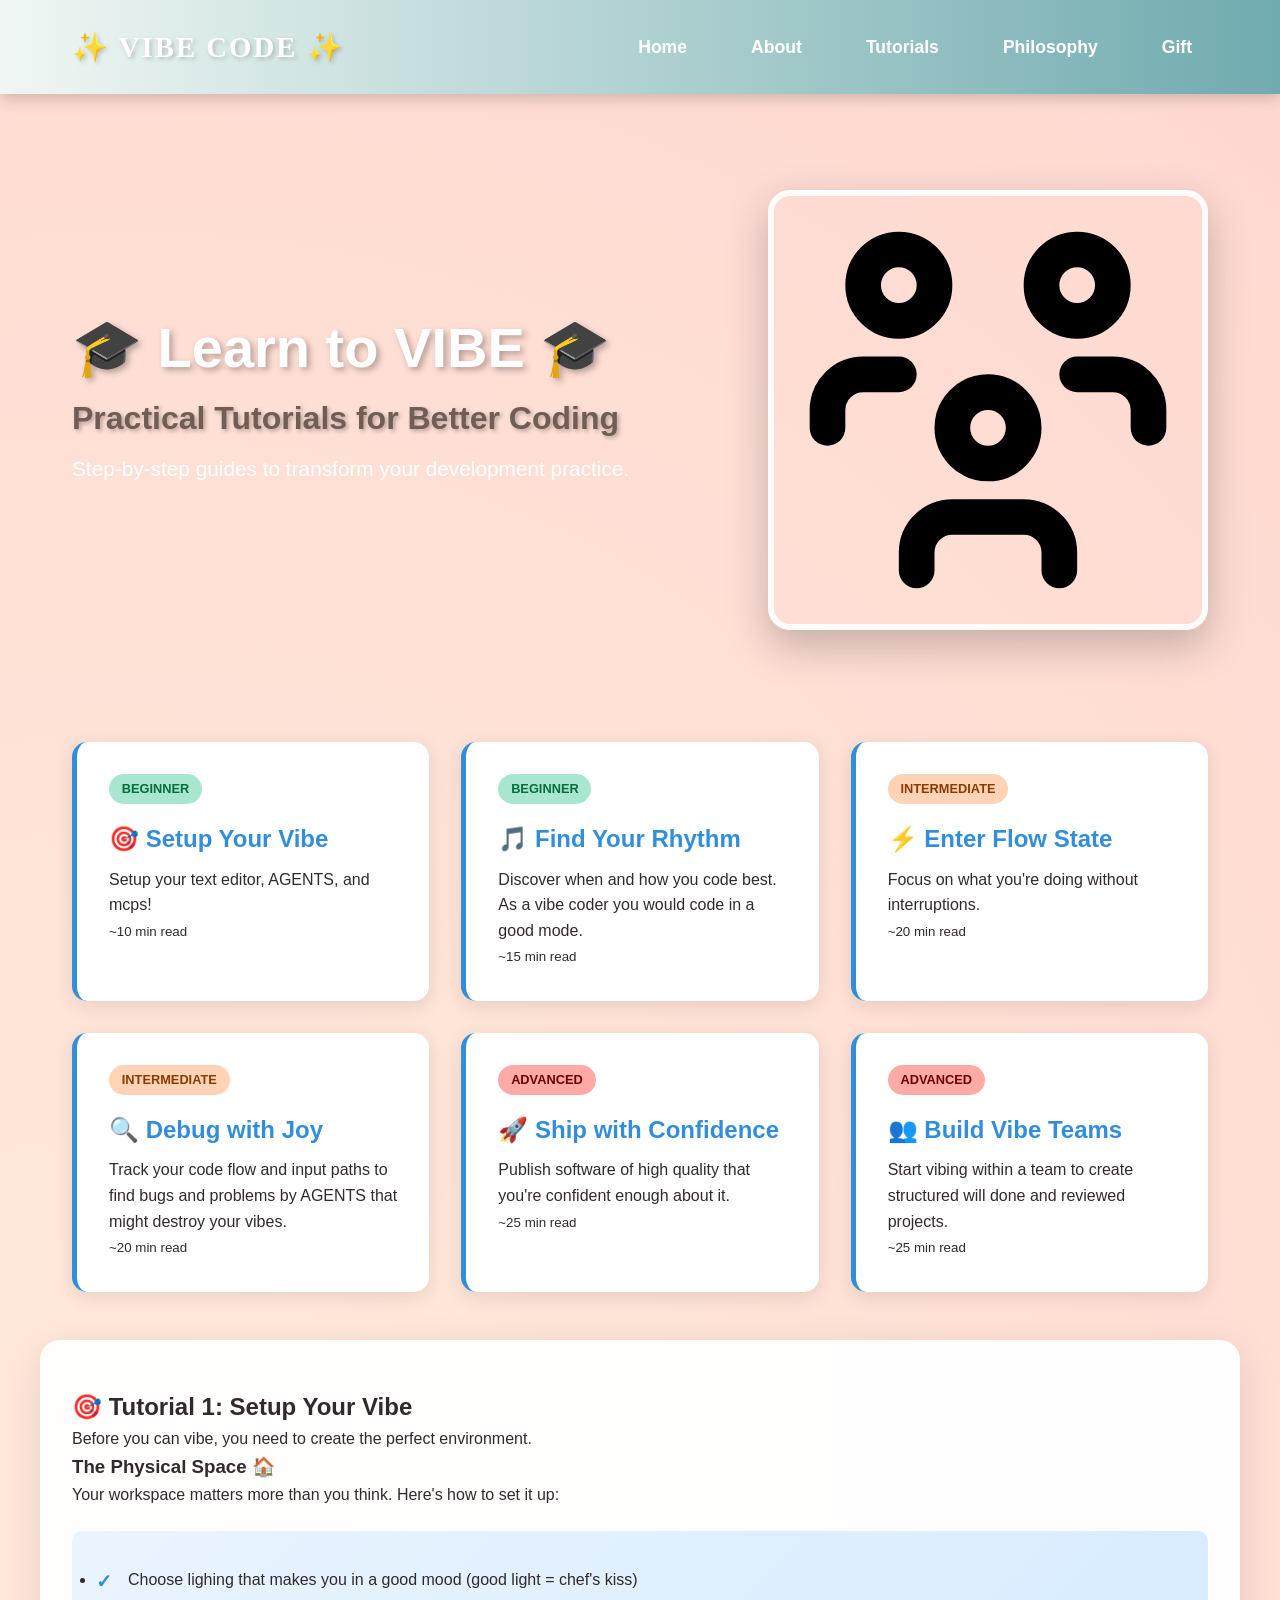
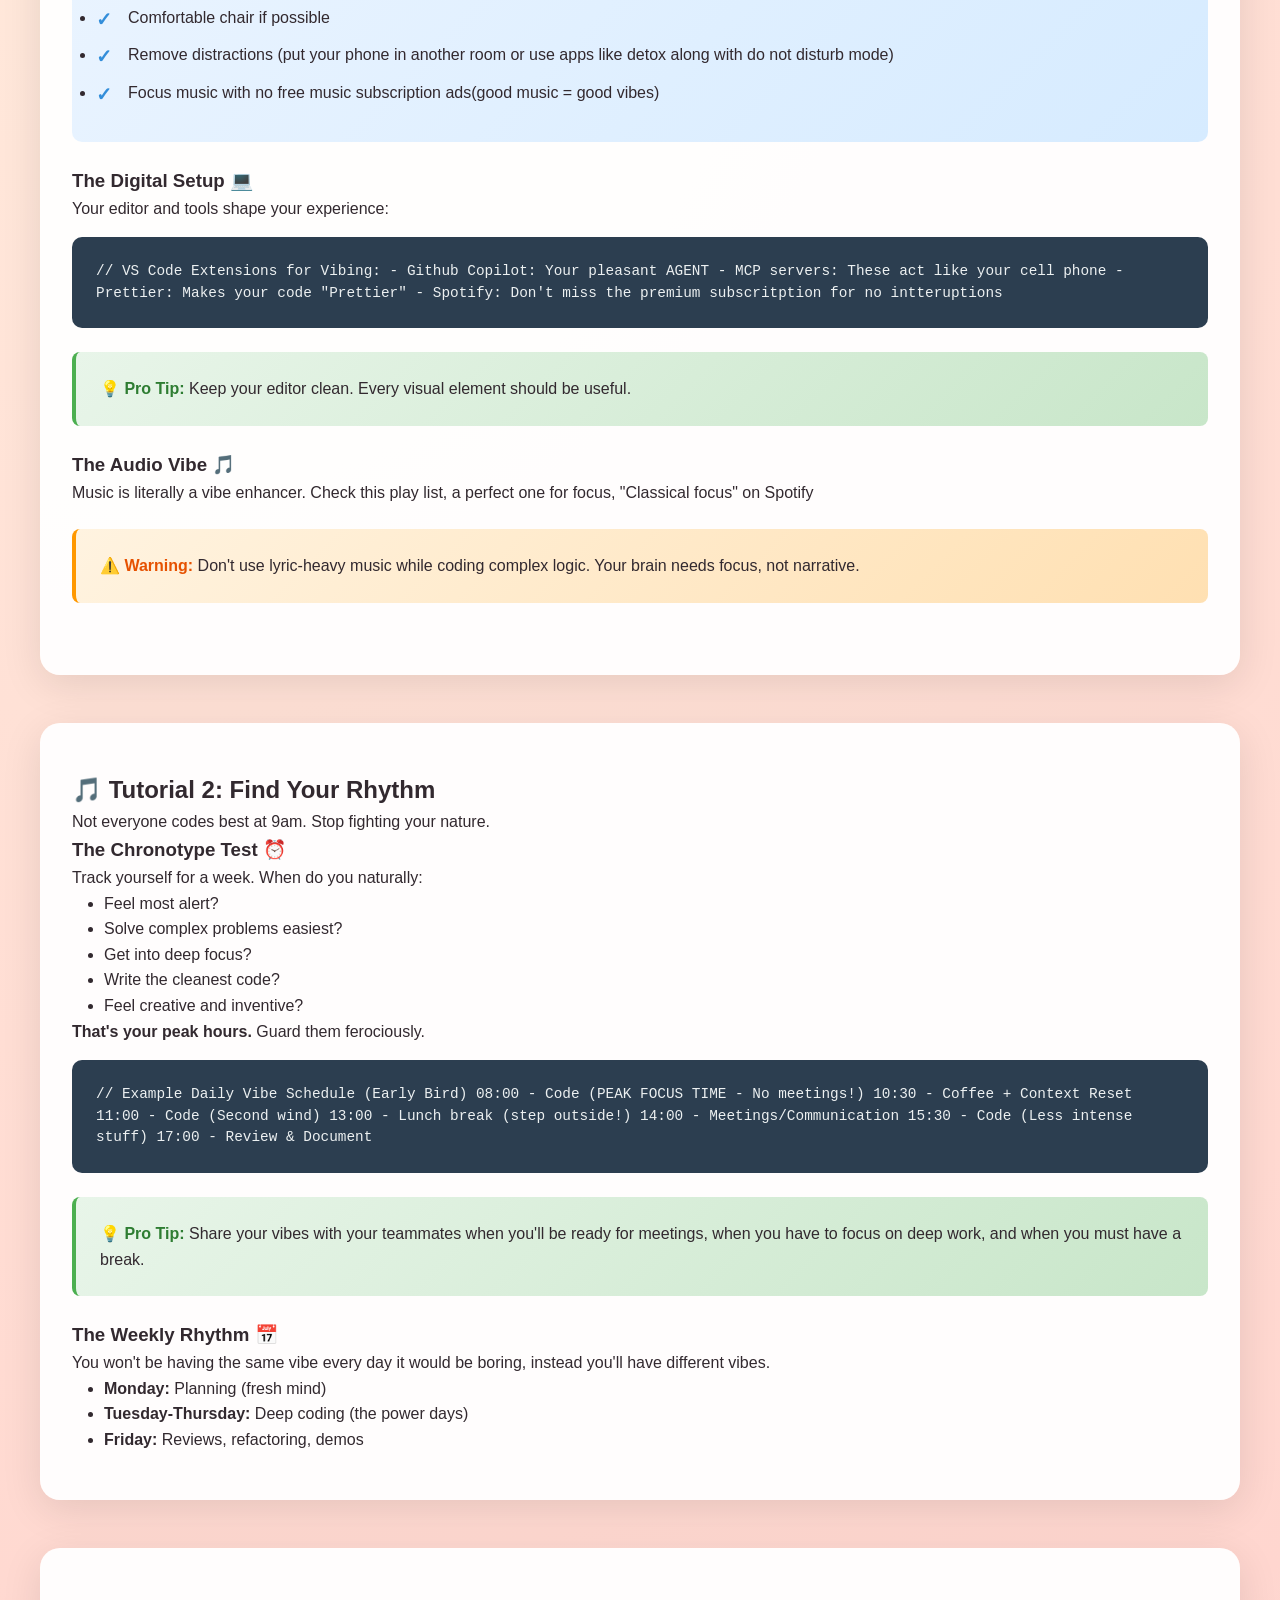
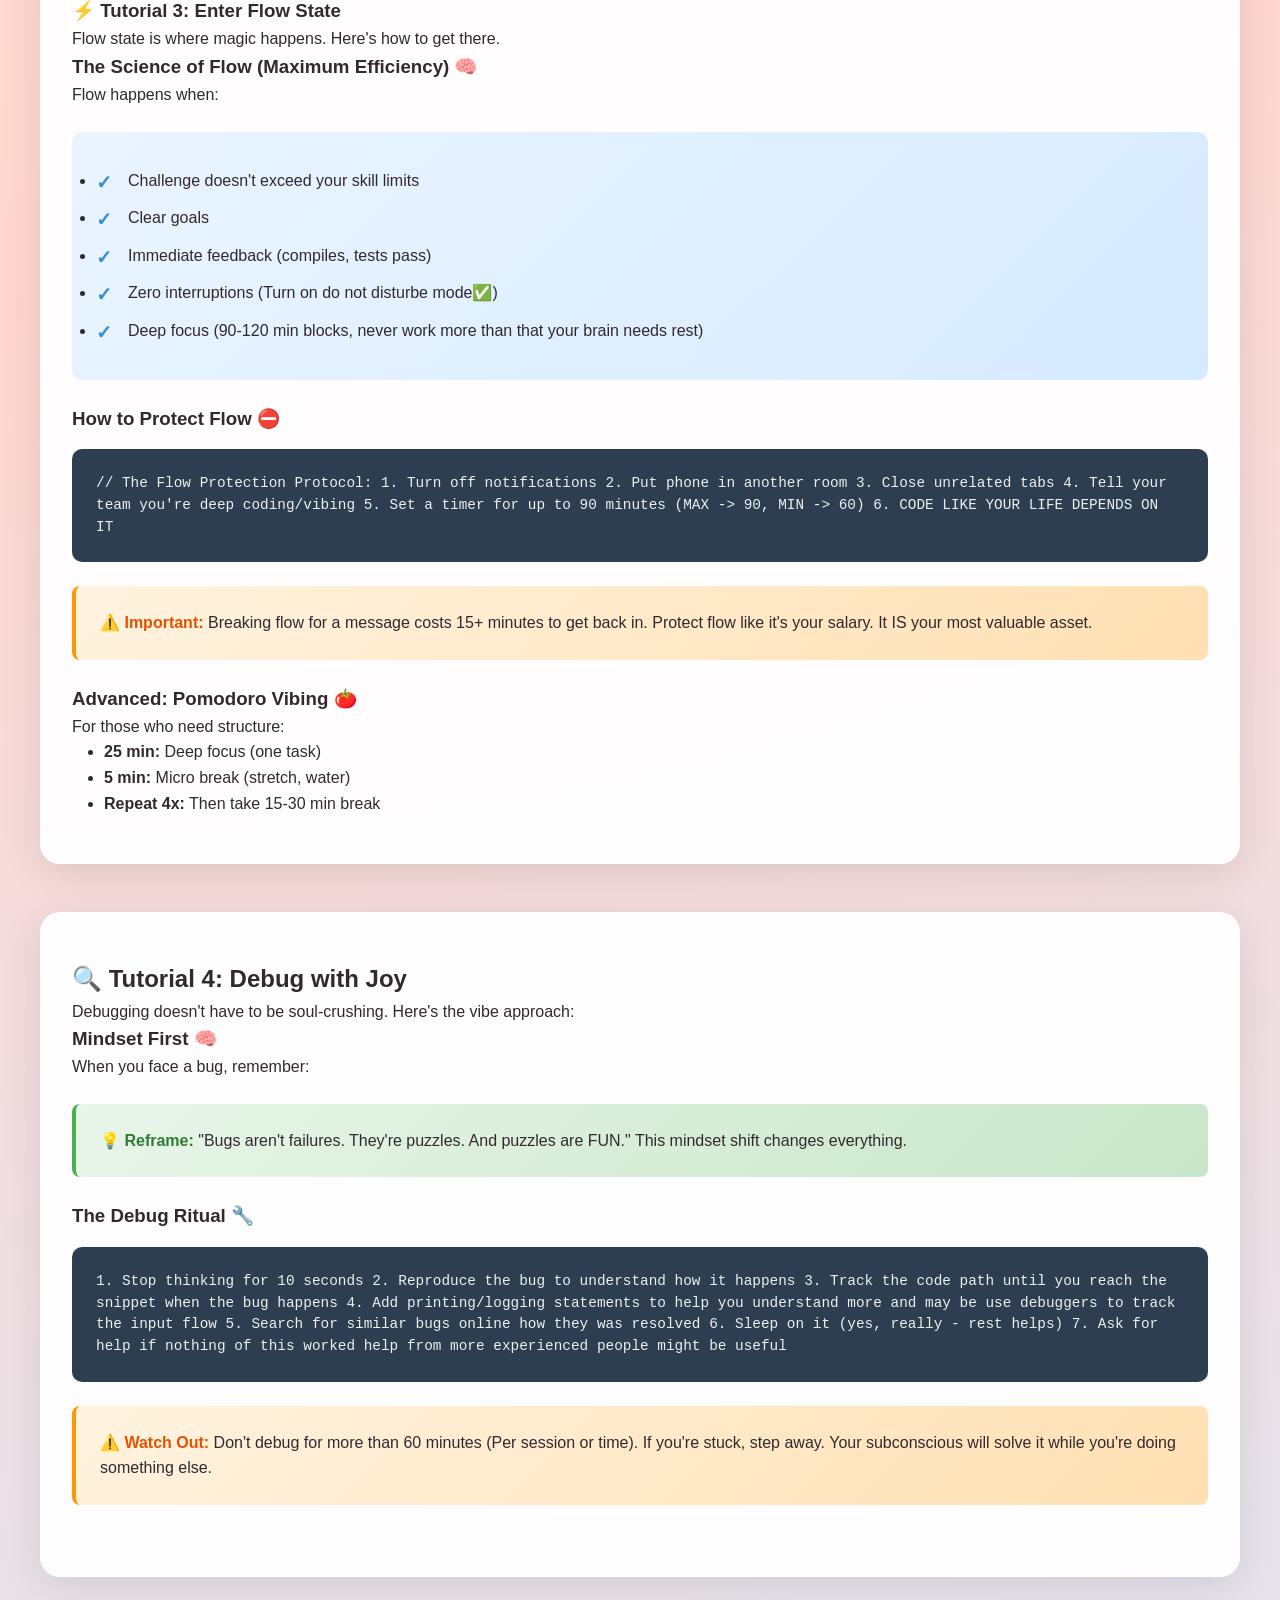
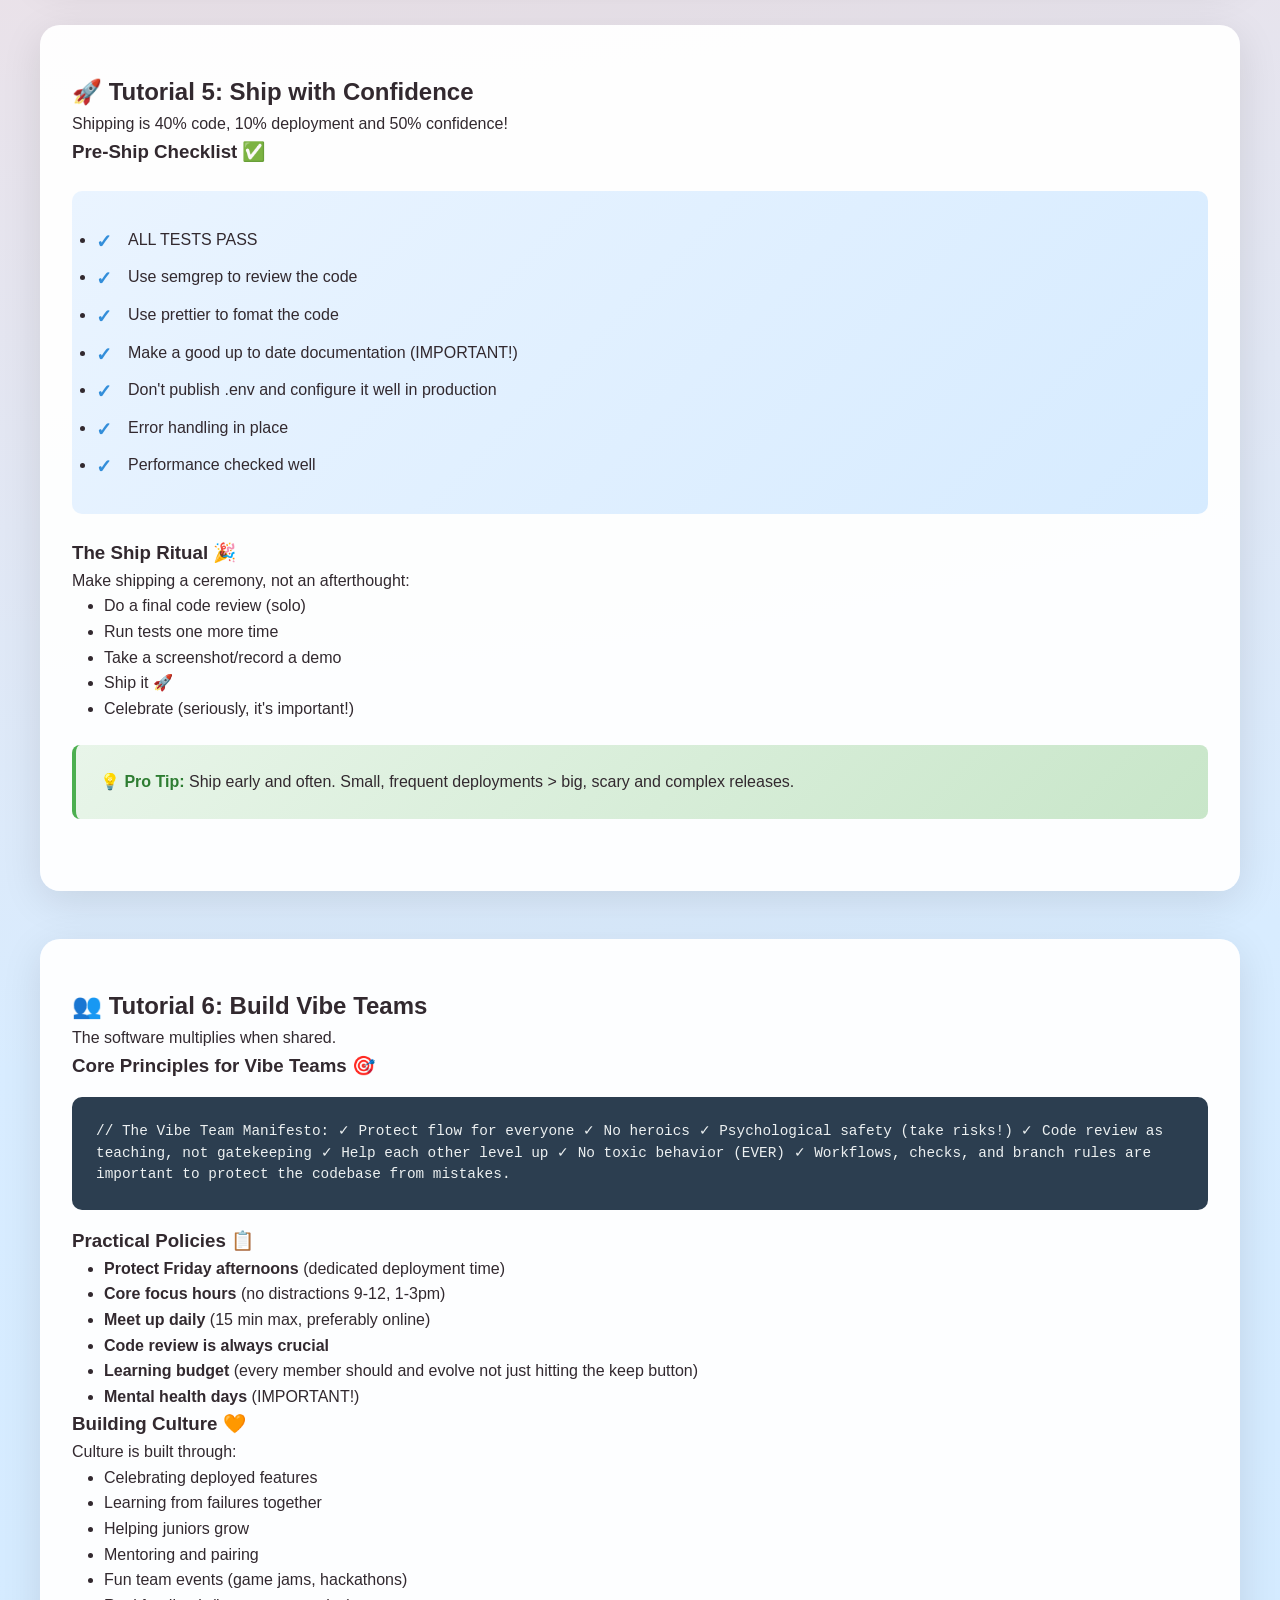
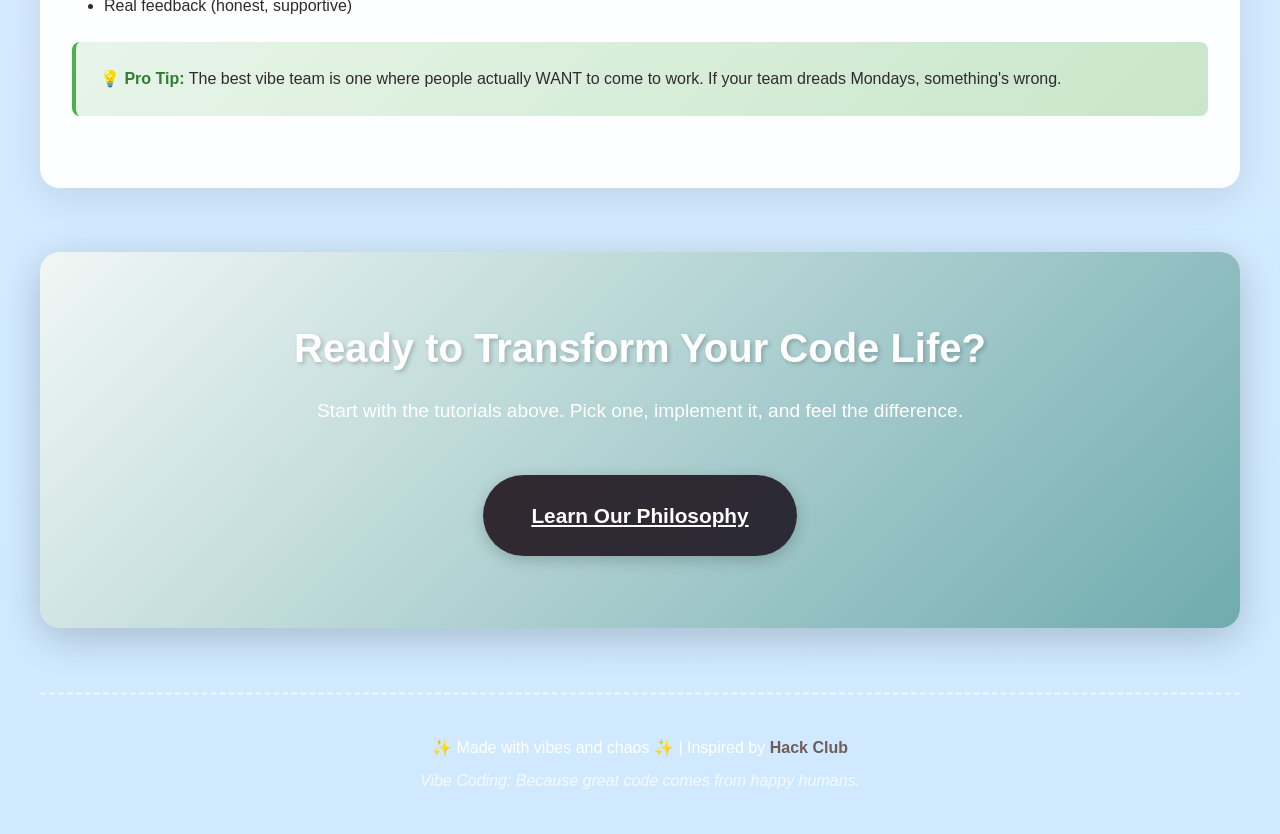
<file: tutorials/index.html>
<!DOCTYPE html>
<html lang="en">
<head>
    <meta charset="UTF-8">
    <meta name="viewport" content="width=device-width, initial-scale=1.0">
    <title>Vibe Coding Tutorials - Learn to Code Like You Mean It</title>
    <link rel="stylesheet" href="../css/style.css">
    <link rel="stylesheet" href="../css/animations.css">
    <style>
        .tutorial-grid {
            display: grid;
            grid-template-columns: repeat(auto-fit, minmax(300px, 1fr));
            gap: 2rem;
            margin: 2rem 0;
        }

        .tutorial-card {
            background: white;
            padding: 2rem;
            border-radius: 15px;
            box-shadow: 0 5px 20px rgba(0, 0, 0, 0.1);
            border-left: 5px solid #338eda;
            transition: all 0.3s ease;
            cursor: pointer;
        }

        .tutorial-card:hover {
            transform: translateY(-5px);
            box-shadow: 0 10px 30px rgba(0, 0, 0, 0.2);
            border-left-color: #ff6b6b;
        }

        .tutorial-card h3 {
            color: #338eda;
            font-size: 1.5rem;
            margin-bottom: 0.5rem;
        }

        .tutorial-difficulty {
            display: inline-block;
            padding: 0.3rem 0.8rem;
            border-radius: 20px;
            font-size: 0.8rem;
            font-weight: bold;
            margin-bottom: 1rem;
        }

        .difficulty-beginner {
            background: #a8e6cf;
            color: #056d3e;
        }

        .difficulty-intermediate {
            background: #ffd3b6;
            color: #8b3a00;
        }

        .difficulty-advanced {
            background: #ffaaa5;
            color: #6e0000;
        }

        .tutorial-section {
            max-width: 1200px;
            margin: 3rem auto;
            padding: 3rem 2rem;
            background: rgba(255, 255, 255, 0.95);
            border-radius: 20px;
            box-shadow: 0 10px 40px rgba(0, 0, 0, 0.1);
        }

        .code-block {
            background: #2c3e50;
            color: #ecf0f1;
            padding: 1.5rem;
            border-radius: 10px;
            overflow-x: auto;
            margin: 1rem 0;
            font-family: 'Courier New', monospace;
            font-size: 0.9rem;
            line-height: 1.5;
        }

        .tip-box {
            background: linear-gradient(135deg, #e8f5e9 0%, #c8e6c9 100%);
            border-left: 4px solid #4caf50;
            padding: 1.5rem;
            border-radius: 8px;
            margin: 1.5rem 0;
        }

        .tip-box strong {
            color: #2e7d32;
        }

        .warning-box {
            background: linear-gradient(135deg, #fff3e0 0%, #ffe0b2 100%);
            border-left: 4px solid #ff9800;
            padding: 1.5rem;
            border-radius: 8px;
            margin: 1.5rem 0;
        }

        .warning-box strong {
            color: #e65100;
        }

        .checklist {
            background: linear-gradient(135deg, #eaf4ff 0%, #d6ebff 100%);
            padding: 1.5rem;
            border-radius: 10px;
            margin: 1.5rem 0;
        }

        .checklist li {
            margin: 0.75rem 0;
            padding-left: 2rem;
            position: relative;
        }

        .checklist li:before {
            content: '✓';
            position: absolute;
            left: 0;
            color: #338eda;
            font-weight: bold;
            font-size: 1.2rem;
        }
    </style>
</head>
<body>
    <!-- Navigation -->
    <nav class="navbar">
        <div class="nav-container">
            <div class="logo">✨ VIBE CODE ✨</div>
            <ul class="nav-links">
                <li><a href="../">Home</a></li>
                <li><a href="../about/">About</a></li>
                <li><a href="../tutorials/">Tutorials</a></li>
                <li><a href="../philosophy/">Philosophy</a></li>
                <li><a href="../gift/">Gift</a></li>
            </ul>
        </div>
    </nav>

    <!-- Hero Section -->
    <section class="hero">
        <div class="hero-content">
            <h1 class="hero-title">
                🎓 Learn to VIBE 🎓<br>
                <span class="subtitle">Practical Tutorials for Better Coding</span>
            </h1>
            <p class="hero-description">
                Step-by-step guides to transform your development practice.
            </p>
        </div>
        <img src="../assets/images/team-jam.svg" class="hero-art image-enter" alt="Team jamming on coding tutorials">
    </section>

    <!-- Tutorial Overview -->
    <section class="tutorial-grid" style="max-width: 1200px; margin: 3rem auto; padding: 0 2rem;">
        <div class="tutorial-card" onclick="scrollToSection('#setup')">
            <span class="tutorial-difficulty difficulty-beginner">BEGINNER</span>
            <h3>🎯 Setup Your Vibe</h3>
            <p>Setup your text editor, AGENTS, and mcps!</p>
            <small>~10 min read</small>
        </div>

        <div class="tutorial-card" onclick="scrollToSection('#rhythm')">
            <span class="tutorial-difficulty difficulty-beginner">BEGINNER</span>
            <h3>🎵 Find Your Rhythm</h3>
            <p>Discover when and how you code best. As a vibe coder you would code in a good mode.</p>
            <small>~15 min read</small>
        </div>

        <div class="tutorial-card" onclick="scrollToSection('#flow')">
            <span class="tutorial-difficulty difficulty-intermediate">INTERMEDIATE</span>
            <h3>⚡ Enter Flow State</h3>
            <p>Focus on what you're doing without interruptions.</p>
            <small>~20 min read</small>
        </div>

        <div class="tutorial-card" onclick="scrollToSection('#debug')">
            <span class="tutorial-difficulty difficulty-intermediate">INTERMEDIATE</span>
            <h3>🔍 Debug with Joy</h3>
            <p>Track your code flow and input paths to find bugs and problems by AGENTS that might destroy your vibes.</p>
            <small>~20 min read</small>
        </div>

        <div class="tutorial-card" onclick="scrollToSection('#ship')">
            <span class="tutorial-difficulty difficulty-advanced">ADVANCED</span>
            <h3>🚀 Ship with Confidence</h3>
            <p>Publish software of high quality that you're confident enough about it.</p>
            <small>~25 min read</small>
        </div>

        <div class="tutorial-card" onclick="scrollToSection('#team')">
            <span class="tutorial-difficulty difficulty-advanced">ADVANCED</span>
            <h3>👥 Build Vibe Teams</h3>
            <p>Start vibing within a team to create structured will done and reviewed projects.</p>
            <small>~25 min read</small>
        </div>
    </section>

    <!-- Tutorial 1: Setup -->
    <section class="tutorial-section" id="setup">
        <h2>🎯 Tutorial 1: Setup Your Vibe</h2>
        <p>Before you can vibe, you need to create the perfect environment.</p>

        <h3>The Physical Space 🏠</h3>
        <p>Your workspace matters more than you think. Here's how to set it up:</p>

        <div class="checklist">
            <ul>
                <li>Choose lighing that makes you in a good mood (good light = chef's kiss)</li>
                <li>Comfortable chair if possible</li>
                <li>Remove distractions (put your phone in another room or use apps like detox along with do not disturb mode)</li>
                <li>Focus music with no free music subscription ads(good music = good vibes)</li>
            </ul>
        </div>

        <h3>The Digital Setup 💻</h3>
        <p>Your editor and tools shape your experience:</p>

        <div class="code-block">
// VS Code Extensions for Vibing:
- Github Copilot: Your pleasant AGENT
- MCP servers: These act like your cell phone
- Prettier: Makes your code "Prettier"
- Spotify: Don't miss the premium subscritption for no intteruptions
        </div>

        <div class="tip-box">
            <strong>💡 Pro Tip:</strong> Keep your editor clean. Every visual element should be useful.
        </div>

        <h3>The Audio Vibe 🎵</h3>
        <p>Music is literally a vibe enhancer. Check this play list, a perfect one for focus, "Classical focus" on Spotify</p>

        <div class="warning-box">
            <strong>⚠️ Warning:</strong> Don't use lyric-heavy music while coding complex logic. Your brain needs focus, not narrative.
        </div>
    </section>

    <!-- Tutorial 2: Rhythm -->
    <section class="tutorial-section" id="rhythm">
        <h2>🎵 Tutorial 2: Find Your Rhythm</h2>
        <p>Not everyone codes best at 9am. Stop fighting your nature.</p>

        <h3>The Chronotype Test ⏰</h3>
        <p>Track yourself for a week. When do you naturally:</p>
        <ul style="margin-left: 2rem;">
            <li>Feel most alert?</li>
            <li>Solve complex problems easiest?</li>
            <li>Get into deep focus?</li>
            <li>Write the cleanest code?</li>
            <li>Feel creative and inventive?</li>
        </ul>

        <p><strong>That's your peak hours.</strong> Guard them ferociously.</p>

        <div class="code-block">
// Example Daily Vibe Schedule (Early Bird)
08:00 - Code (PEAK FOCUS TIME - No meetings!)
10:30 - Coffee + Context Reset
11:00 - Code (Second wind)
13:00 - Lunch break (step outside!)
14:00 - Meetings/Communication
15:30 - Code (Less intense stuff)
17:00 - Review & Document
        </div>

        <div class="tip-box">
            <strong>💡 Pro Tip:</strong> Share your vibes with your teammates when you'll be ready for meetings, when you have to focus on deep work, and when you must have a break.
        </div>

        <h3>The Weekly Rhythm 📅</h3>
        <p>You won't be having the same vibe every day it would be boring, instead you'll have different vibes.</p>
        <ul style="margin-left: 2rem;">
            <li><strong>Monday:</strong> Planning (fresh mind)</li>
            <li><strong>Tuesday-Thursday:</strong> Deep coding (the power days)</li>
            <li><strong>Friday:</strong> Reviews, refactoring, demos</li>
        </ul>
    </section>

    <!-- Tutorial 3: Flow -->
    <section class="tutorial-section" id="flow">
        <h3>⚡ Tutorial 3: Enter Flow State</h3>
        <p>Flow state is where magic happens. Here's how to get there.</p>

        <h3>The Science of Flow (Maximum Efficiency) 🧠</h3>
        <p>Flow happens when:</p>
        <div class="checklist">
            <ul>
                <li>Challenge doesn't exceed your skill limits</li>
                <li>Clear goals</li>
                <li>Immediate feedback (compiles, tests pass)</li>
                <li>Zero interruptions (Turn on do not disturbe mode✅)</li>
                <li>Deep focus (90-120 min blocks, never work more than that your brain needs rest)</li>
            </ul>
        </div>

        <h3>How to Protect Flow ⛔</h3>
        <div class="code-block">
// The Flow Protection Protocol:
1. Turn off notifications
2. Put phone in another room
3. Close unrelated tabs
4. Tell your team you're deep coding/vibing
5. Set a timer for up to 90 minutes (MAX -> 90, MIN -> 60)
6. CODE LIKE YOUR LIFE DEPENDS ON IT
        </div>

        <div class="warning-box">
            <strong>⚠️ Important:</strong> Breaking flow for a message costs 15+ minutes to get back in. Protect flow like it's your salary. It IS your most valuable asset.
        </div>

        <h3>Advanced: Pomodoro Vibing 🍅</h3>
        <p>For those who need structure:</p>
        <ul style="margin-left: 2rem;">
            <li><strong>25 min:</strong> Deep focus (one task)</li>
            <li><strong>5 min:</strong> Micro break (stretch, water)</li>
            <li><strong>Repeat 4x:</strong> Then take 15-30 min break</li>
        </ul>
    </section>

    <!-- Tutorial 4: Debug -->
    <section class="tutorial-section" id="debug">
        <h2>🔍 Tutorial 4: Debug with Joy</h2>
        <p>Debugging doesn't have to be soul-crushing. Here's the vibe approach:</p>

        <h3>Mindset First 🧠</h3>
        <p>When you face a bug, remember:</p>
        <div class="tip-box">
            <strong>💡 Reframe:</strong> "Bugs aren't failures. They're puzzles. And puzzles are FUN." This mindset shift changes everything.
        </div>

        <h3>The Debug Ritual 🔧</h3>
        <div class="code-block">
1. Stop thinking for 10 seconds
2. Reproduce the bug to understand how it happens
3. Track the code path until you reach the snippet when the bug happens
4. Add printing/logging statements to help you understand more and may be use debuggers to track the input flow
5. Search for similar bugs online how they was resolved
6. Sleep on it (yes, really - rest helps)
7. Ask for help if nothing of this worked help from more experienced people might be useful 
        </div>

        <div class="warning-box">
            <strong>⚠️ Watch Out:</strong> Don't debug for more than 60 minutes (Per session or time). If you're stuck, step away. Your subconscious will solve it while you're doing something else.
        </div>
    </section>

    <!-- Tutorial 5: Ship -->
    <section class="tutorial-section" id="ship">
        <h2>🚀 Tutorial 5: Ship with Confidence</h2>
        <p>Shipping is 40% code, 10% deployment and 50% confidence!</p>

        <h3>Pre-Ship Checklist ✅</h3>
        <div class="checklist">
            <ul>
                <li>ALL TESTS PASS</li>
                <li>Use semgrep to review the code</li>
                <li>Use prettier to fomat the code</li>
                <li>Make a good up to date documentation (IMPORTANT!)</li>
                <li>Don't publish .env and configure it well in production</li>
                <li>Error handling in place</li>
                <li>Performance checked well</li>
            </ul>
        </div>

        <h3>The Ship Ritual 🎉</h3>
        <p>Make shipping a ceremony, not an afterthought:</p>
        <ul style="margin-left: 2rem;">
            <li>Do a final code review (solo)</li>
            <li>Run tests one more time</li>
            <li>Take a screenshot/record a demo</li>
            <li>Ship it 🚀</li>
            <li>Celebrate (seriously, it's important!)</li>
        </ul>

        <div class="tip-box">
            <strong>💡 Pro Tip:</strong> Ship early and often. Small, frequent deployments > big, scary and complex releases.
        </div>
    </section>

    <!-- Tutorial 6: Teams -->
    <section class="tutorial-section" id="team">
        <h2>👥 Tutorial 6: Build Vibe Teams</h2>
        <p>The software multiplies when shared.</p>

        <h3>Core Principles for Vibe Teams 🎯</h3>
        <div class="code-block">
// The Vibe Team Manifesto:
✓ Protect flow for everyone
✓ No heroics
✓ Psychological safety (take risks!)
✓ Code review as teaching, not gatekeeping
✓ Help each other level up
✓ No toxic behavior (EVER)
✓ Workflows, checks, and branch rules are important to protect the codebase from mistakes.
        </div>

        <h3>Practical Policies 📋</h3>
        <ul style="margin-left: 2rem;">
            <li><strong>Protect Friday afternoons</strong> (dedicated deployment time)</li>
            <li><strong>Core focus hours</strong> (no distractions 9-12, 1-3pm)</li>
            <li><strong>Meet up daily</strong> (15 min max, preferably online)</li>
            <li><strong>Code review is always crucial</strong></li>
            <li><strong>Learning budget</strong> (every member should and evolve not just hitting the keep button)</li>
            <li><strong>Mental health days</strong> (IMPORTANT!)</li>
        </ul>

        <h3>Building Culture 🧡</h3>
        <p>Culture is built through:</p>
        <ul style="margin-left: 2rem;">
            <li>Celebrating deployed features</li>
            <li>Learning from failures together</li>
            <li>Helping juniors grow</li>
            <li>Mentoring and pairing</li>
            <li>Fun team events (game jams, hackathons)</li>
            <li>Real feedback (honest, supportive)</li>
        </ul>

        <div class="tip-box">
            <strong>💡 Pro Tip:</strong> The best vibe team is one where people actually WANT to come to work. If your team dreads Mondays, something's wrong.
        </div>
    </section>

    <!-- CTA Section -->
    <section class="cta-section">
        <h2>Ready to Transform Your Code Life?</h2>
        <p>Start with the tutorials above. Pick one, implement it, and feel the difference.</p>
        <a href="../philosophy/" class="cta-button large">Learn Our Philosophy</a>
    </section>

    <!-- Footer -->
    <footer class="footer">
        <p>✨ Made with vibes and chaos ✨ | Inspired by <a href="https://hackclub.com">Hack Club</a></p>
        <p class="footer-note">Vibe Coding: Because great code comes from happy humans.</p>
    </footer>

    <script src="../js/script.js"></script>
    <script>
        function scrollToSection(sectionId) {
            const element = document.querySelector(sectionId);
            element.scrollIntoView({ behavior: 'smooth' });
        }
    </script>
</body>
</html>
</file>
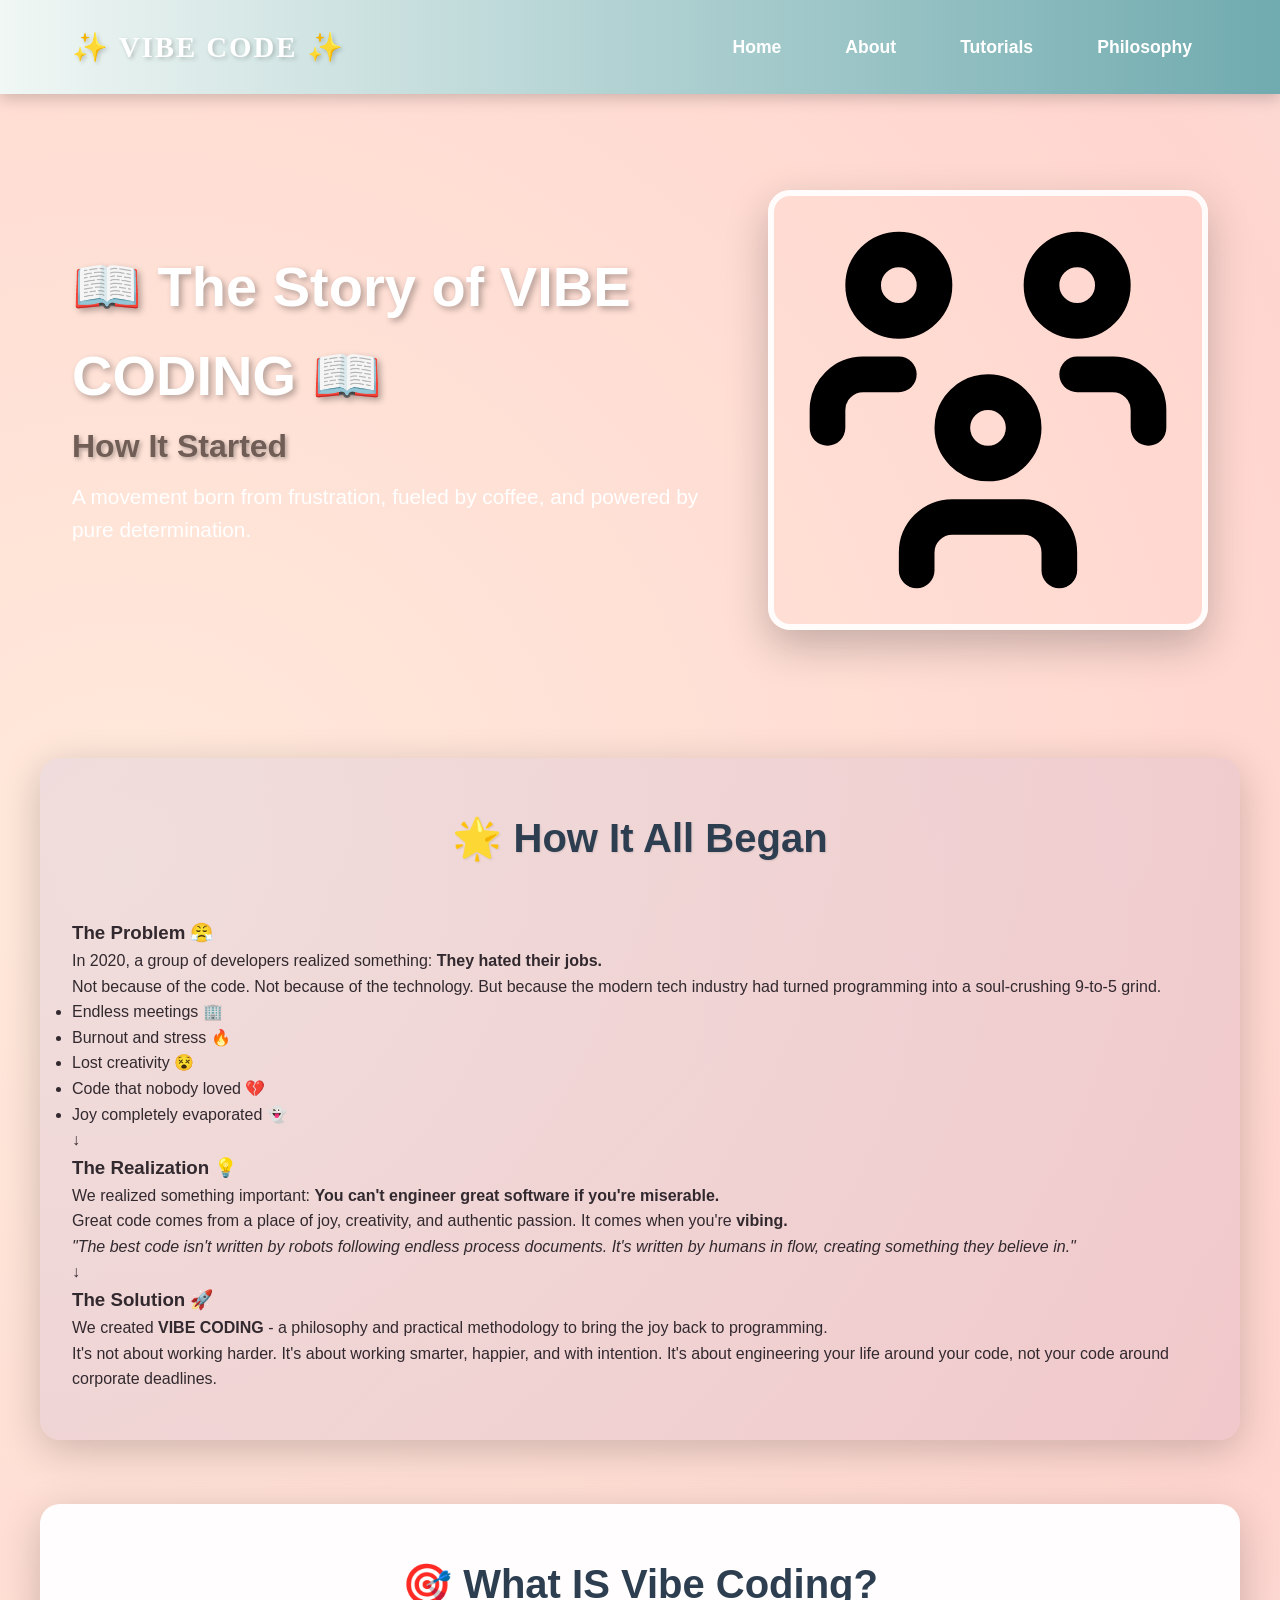
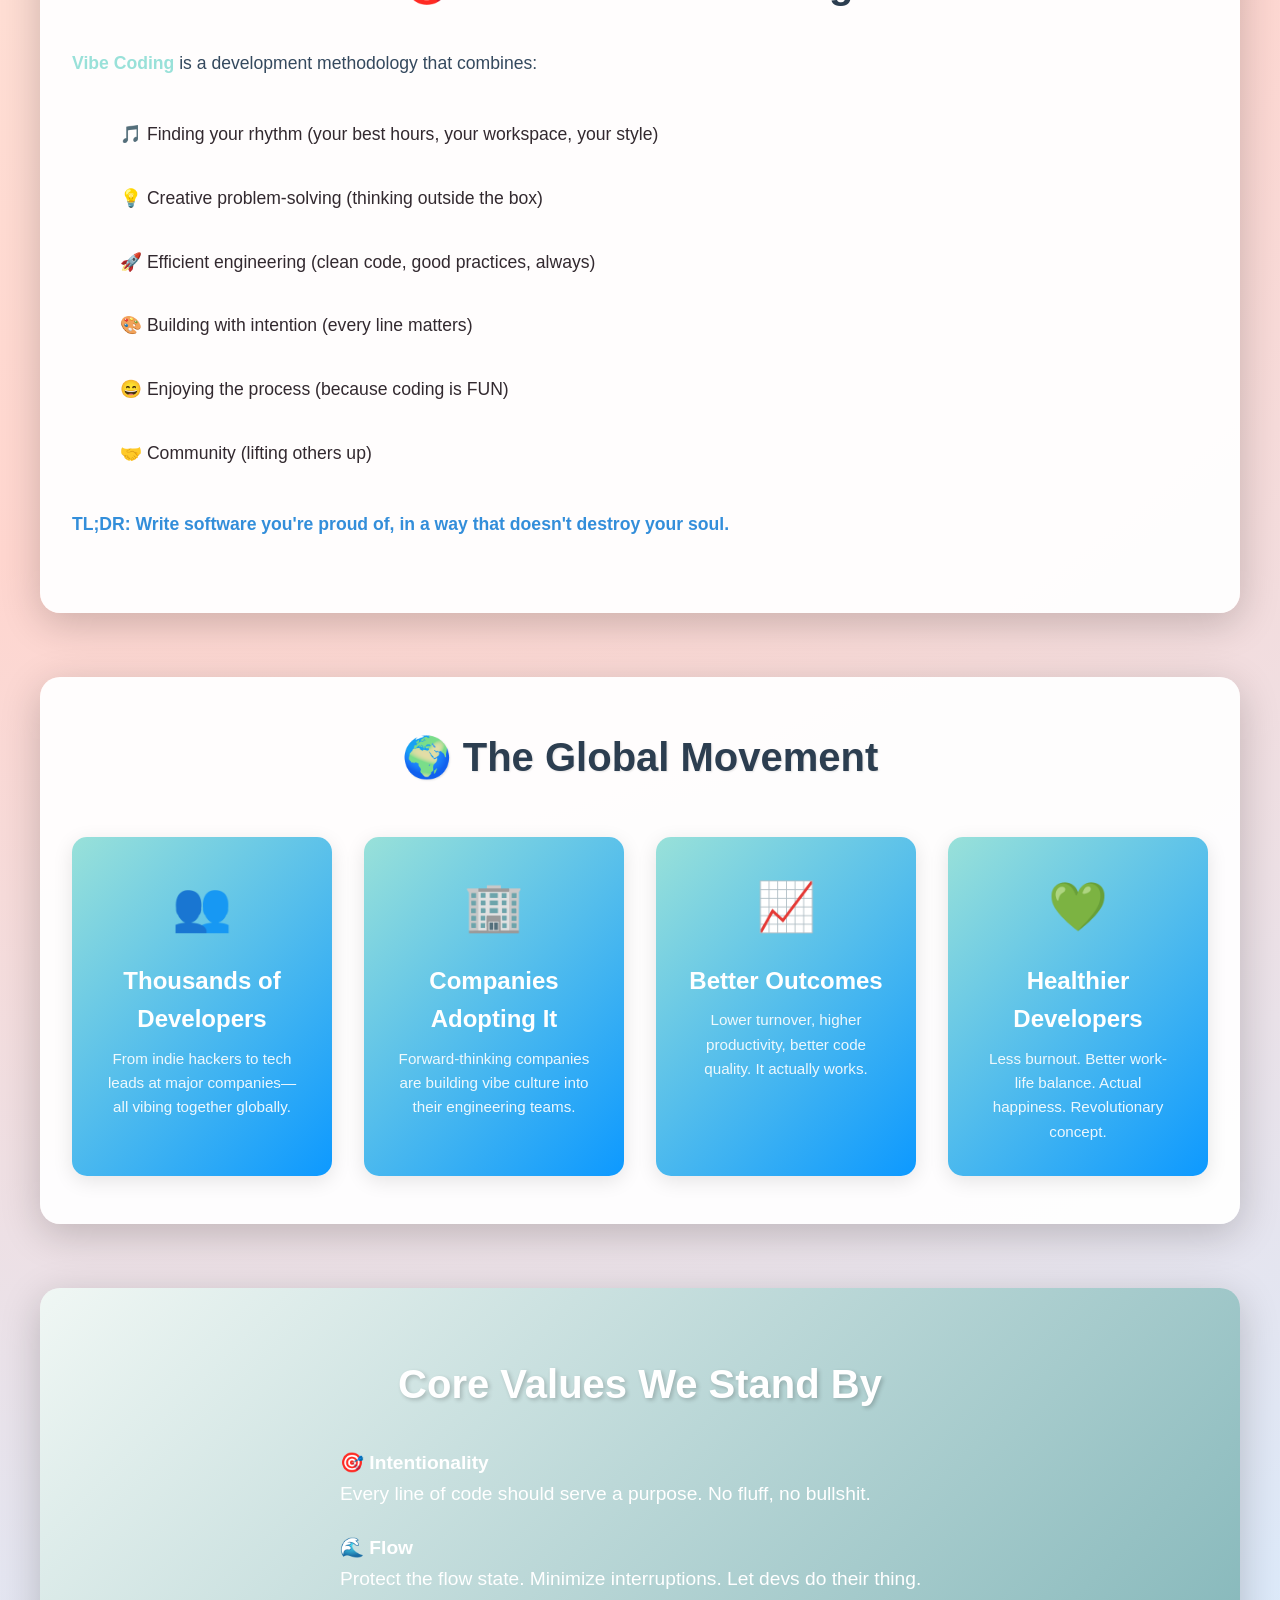
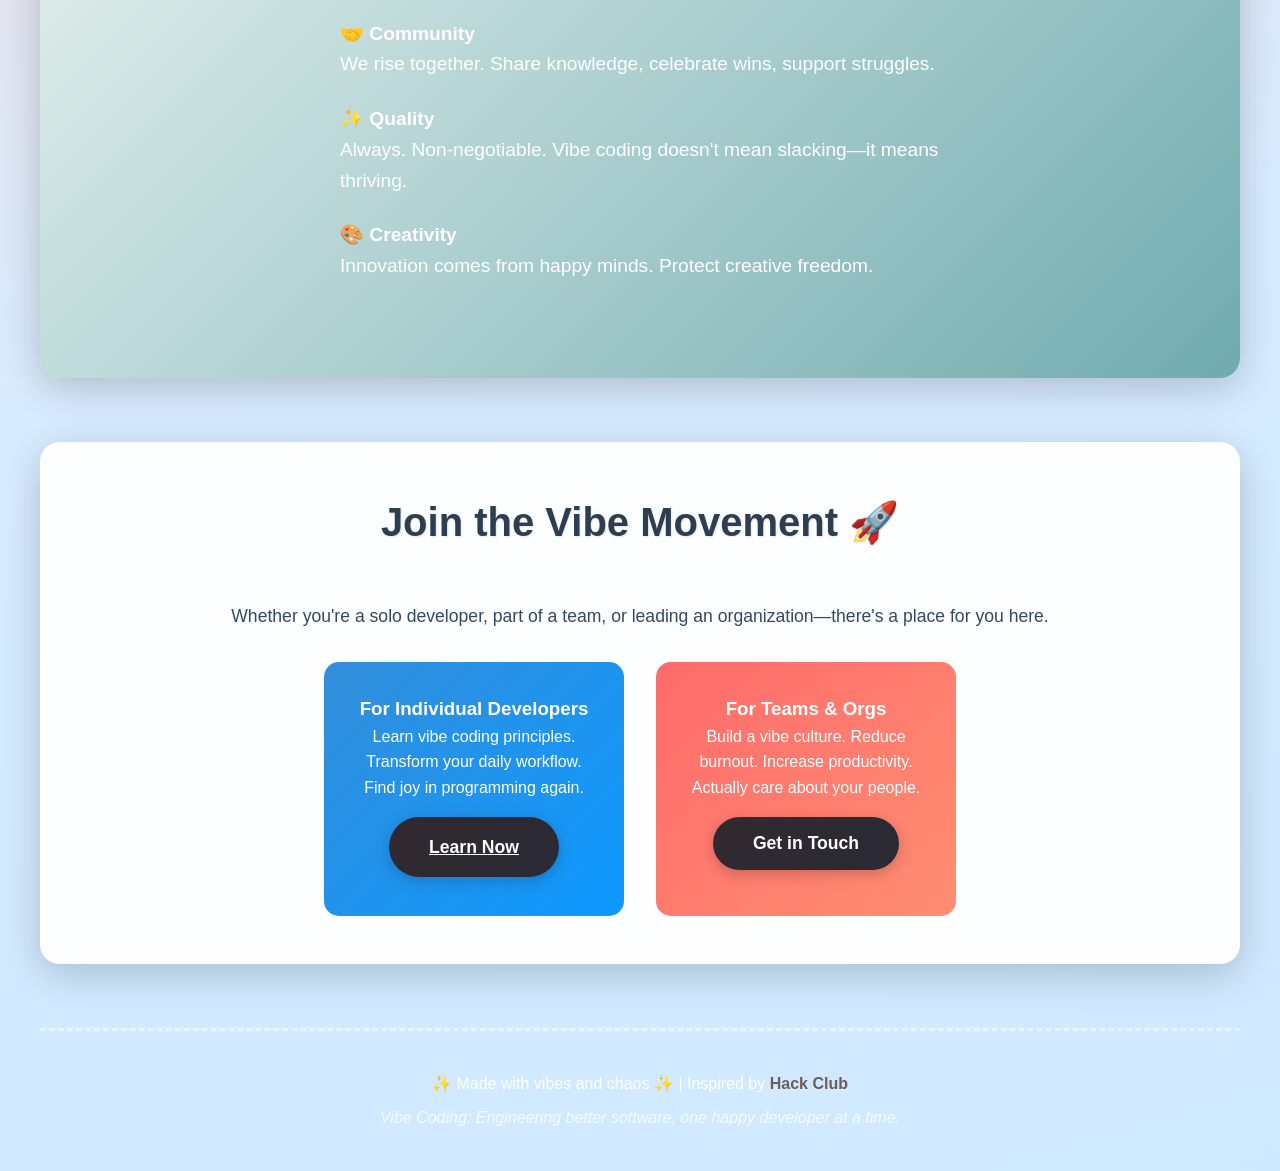
<file: about.html>
<!DOCTYPE html>
<html lang="en">
<head>
    <meta charset="UTF-8">
    <meta name="viewport" content="width=device-width, initial-scale=1.0">
    <title>About Vibe Coding - The Movement</title>
    <link rel="stylesheet" href="css/style.css">
    <link rel="stylesheet" href="css/animations.css">
</head>
<body>
    <!-- Navigation -->
    <nav class="navbar">
        <div class="nav-container">
            <div class="logo">✨ VIBE CODE ✨</div>
            <ul class="nav-links">
                <li><a href="index.html">Home</a></li>
                <li><a href="about.html">About</a></li>
                <li><a href="tutorials.html">Tutorials</a></li>
                <li><a href="philosophy.html">Philosophy</a></li>
            </ul>
        </div>
    </nav>

    <!-- Hero Section for About -->
    <section class="hero">
        <div class="hero-content">
            <h1 class="hero-title">
                📖 The Story of VIBE CODING 📖<br>
                <span class="subtitle">How It Started</span>
            </h1>
            <p class="hero-description">
                A movement born from frustration, fueled by coffee, and powered by pure determination.
            </p>
        </div>
        <img src="assets/images/team-jam.svg" class="hero-art image-enter" alt="Developers collaborating and coding together">
    </section>

    <!-- Origin Story Section -->
    <section class="features" style="background: linear-gradient(135deg, rgba(102, 126, 234, 0.1), rgba(118, 75, 162, 0.1));">
        <h2>🌟 How It All Began</h2>
        <div class="origin-story">
            <div class="story-block">
                <h3>The Problem 😤</h3>
                <p>
                    In 2020, a group of developers realized something:
                    <strong>They hated their jobs.</strong>
                </p>
                <p>
                    Not because of the code. Not because of the technology. But because the 
                    modern tech industry had turned programming into a soul-crushing 9-to-5 grind.
                </p>
                <ul class="story-list">
                    <li>Endless meetings 🏢</li>
                    <li>Burnout and stress 🔥</li>
                    <li>Lost creativity 😵</li>
                    <li>Code that nobody loved 💔</li>
                    <li>Joy completely evaporated 👻</li>
                </ul>
            </div>

            <div class="divider">↓</div>

            <div class="story-block">
                <h3>The Realization 💡</h3>
                <p>
                    We realized something important:
                    <strong>You can't engineer great software if you're miserable.</strong>
                </p>
                <p>
                    Great code comes from a place of joy, creativity, and authentic passion.
                    It comes when you're <strong>vibing.</strong>
                </p>
                <p style="font-style: italic;">
                    "The best code isn't written by robots following endless process documents. 
                    It's written by humans in flow, creating something they believe in."
                </p>
            </div>

            <div class="divider">↓</div>

            <div class="story-block">
                <h3>The Solution 🚀</h3>
                <p>
                    We created <strong>VIBE CODING</strong> - a philosophy and practical methodology 
                    to bring the joy back to programming.
                </p>
                <p>
                    It's not about working harder. It's about working smarter, happier, and with 
                    intention. It's about engineering your life around your code, not your code around 
                    corporate deadlines.
                </p>
            </div>
        </div>
    </section>

    <!-- What is Vibe Coding -->
    <section class="vibe-check">
        <h2>🎯 What IS Vibe Coding?</h2>
        <div class="vibe-content">
            <div class="vibe-text">
                <p>
                    <strong>Vibe Coding</strong> is a development methodology that combines:
                </p>
                <ul class="vibe-list">
                    <li>🎵 Finding your rhythm (your best hours, your workspace, your style)</li>
                    <li>💡 Creative problem-solving (thinking outside the box)</li>
                    <li>🚀 Efficient engineering (clean code, good practices, always)</li>
                    <li>🎨 Building with intention (every line matters)</li>
                    <li>😄 Enjoying the process (because coding is FUN)</li>
                    <li>🤝 Community (lifting others up)</li>
                </ul>
                <p style="margin-top: 2rem; color: #338eda; font-weight: bold;">
                    TL;DR: Write software you're proud of, in a way that doesn't destroy your soul.
                </p>
            </div>
        </div>
    </section>

    <!-- The Movement -->
    <section class="features">
        <h2>🌍 The Global Movement</h2>
        <div class="feature-grid">
            <div class="feature-card">
                <div class="feature-icon">👥</div>
                <h3>Thousands of Developers</h3>
                <p>From indie hackers to tech leads at major companies—all vibing together globally.</p>
            </div>
            <div class="feature-card">
                <div class="feature-icon">🏢</div>
                <h3>Companies Adopting It</h3>
                <p>Forward-thinking companies are building vibe culture into their engineering teams.</p>
            </div>
            <div class="feature-card">
                <div class="feature-icon">📈</div>
                <h3>Better Outcomes</h3>
                <p>Lower turnover, higher productivity, better code quality. It actually works.</p>
            </div>
            <div class="feature-card">
                <div class="feature-icon">💚</div>
                <h3>Healthier Developers</h3>
                <p>Less burnout. Better work-life balance. Actual happiness. Revolutionary concept.</p>
            </div>
        </div>
    </section>

    <!-- Core Values -->
    <section class="cta-section">
        <h2>Core Values We Stand By</h2>
        <div style="text-align: left; max-width: 600px; margin: 2rem auto;">
            <p style="margin: 1.5rem 0;">
                <strong>🎯 Intentionality</strong><br>
                Every line of code should serve a purpose. No fluff, no bullshit.
            </p>
            <p style="margin: 1.5rem 0;">
                <strong>🌊 Flow</strong><br>
                Protect the flow state. Minimize interruptions. Let devs do their thing.
            </p>
            <p style="margin: 1.5rem 0;">
                <strong>🤝 Community</strong><br>
                We rise together. Share knowledge, celebrate wins, support struggles.
            </p>
            <p style="margin: 1.5rem 0;">
                <strong>✨ Quality</strong><br>
                Always. Non-negotiable. Vibe coding doesn't mean slacking—it means thriving.
            </p>
            <p style="margin: 1.5rem 0;">
                <strong>🎨 Creativity</strong><br>
                Innovation comes from happy minds. Protect creative freedom.
            </p>
        </div>
    </section>

    <!-- Join the Movement -->
    <section class="features" style="background: rgba(255, 255, 255, 0.95);">
        <h2>Join the Vibe Movement 🚀</h2>
        <p style="text-align: center; font-size: 1.1rem; margin-bottom: 2rem; color: #34495e;">
            Whether you're a solo developer, part of a team, or leading an organization—there's a place for you here.
        </p>
        <div style="display: flex; justify-content: center; gap: 2rem; flex-wrap: wrap;">
            <div style="background: linear-gradient(135deg, #338eda 0%, #0d99ff 100%); color: white; padding: 2rem; border-radius: 15px; max-width: 300px; text-align: center;">
                <h3>For Individual Developers</h3>
                <p>Learn vibe coding principles. Transform your daily workflow. Find joy in programming again.</p>
                <a href="tutorials.html" class="cta-button" style="margin-top: 1rem; display: inline-block;">Learn Now</a>
            </div>
            <div style="background: linear-gradient(135deg, #ff6b6b 0%, #ff8e72 100%); color: white; padding: 2rem; border-radius: 15px; max-width: 300px; text-align: center;">
                <h3>For Teams & Orgs</h3>
                <p>Build a vibe culture. Reduce burnout. Increase productivity. Actually care about your people.</p>
                <button class="cta-button" onclick="showPopup('team')" style="margin-top: 1rem;">Get in Touch</button>
            </div>
        </div>
    </section>

    <!-- Footer -->
    <footer class="footer">
        <p>✨ Made with vibes and chaos ✨ | Inspired by <a href="https://hackclub.com">Hack Club</a></p>
        <p class="footer-note">Vibe Coding: Engineering better software, one happy developer at a time.</p>
    </footer>

    <!-- Team Contact Popup -->
    <div id="teamPopup" class="popup">
        <div class="popup-content">
            <span class="close" onclick="closePopup('team')">&times;</span>
            <h2>🚀 Build Vibe Culture</h2>
            <p>Interested in bringing vibe coding to your team or organization?</p>
            <p>We'd love to chat about:</p>
            <ul>
                <li>Team workshops and training</li>
                <li>Building vibe culture</li>
                <li>Engineering efficiency audits</li>
                <li>Developer happiness initiatives</li>
            </ul>
            <p style="margin-top: 1rem;">
                <strong>Email us at:</strong><br>
                hello@vibecode.dev (imagine this could be real! 😄)
            </p>
            <p style="margin-top: 1rem; opacity: 0.7; font-size: 0.9rem;">
                For now, share this site with your team and start the vibe conversation! 🌊
            </p>
        </div>
    </div>

    <!-- Overlay for popups -->
    <div id="popupOverlay" class="popup-overlay" onclick="closeAllPopups()"></div>

    <script src="js/script.js"></script>
</body>
</html>
</file>
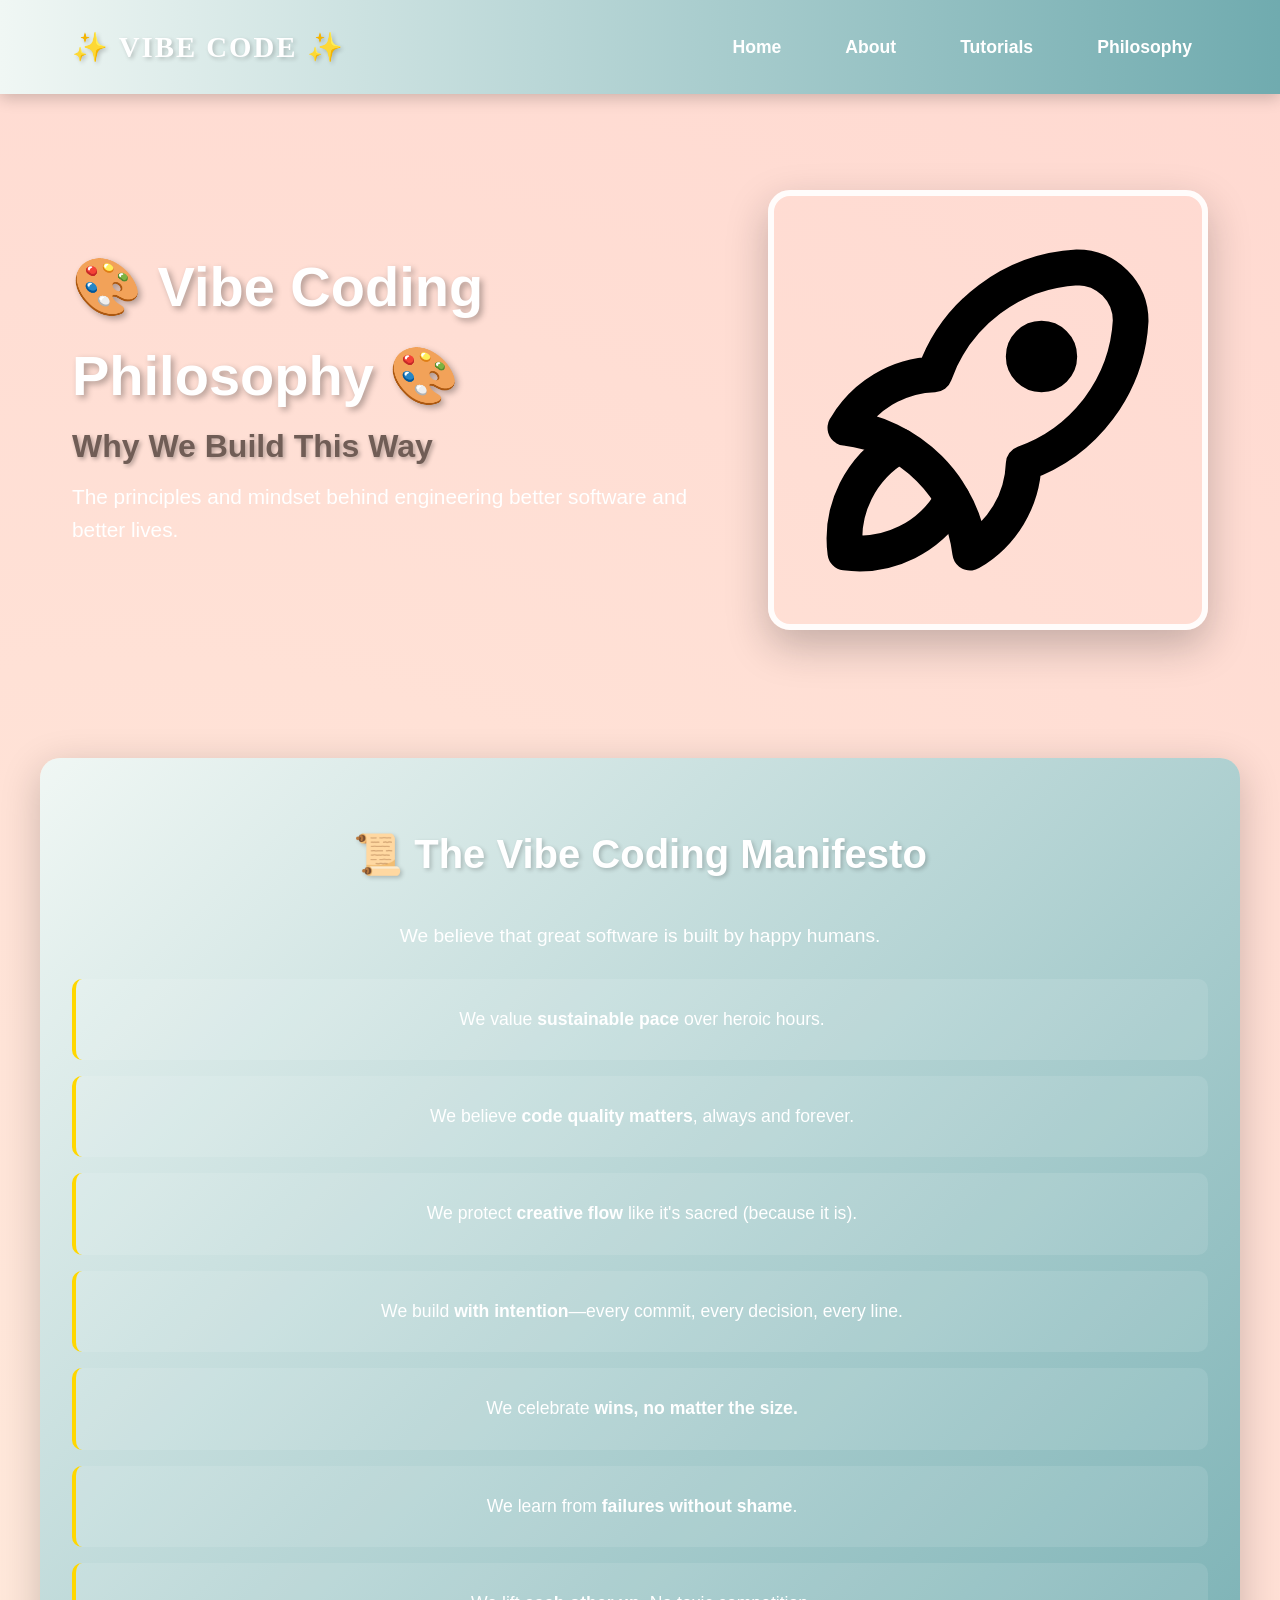
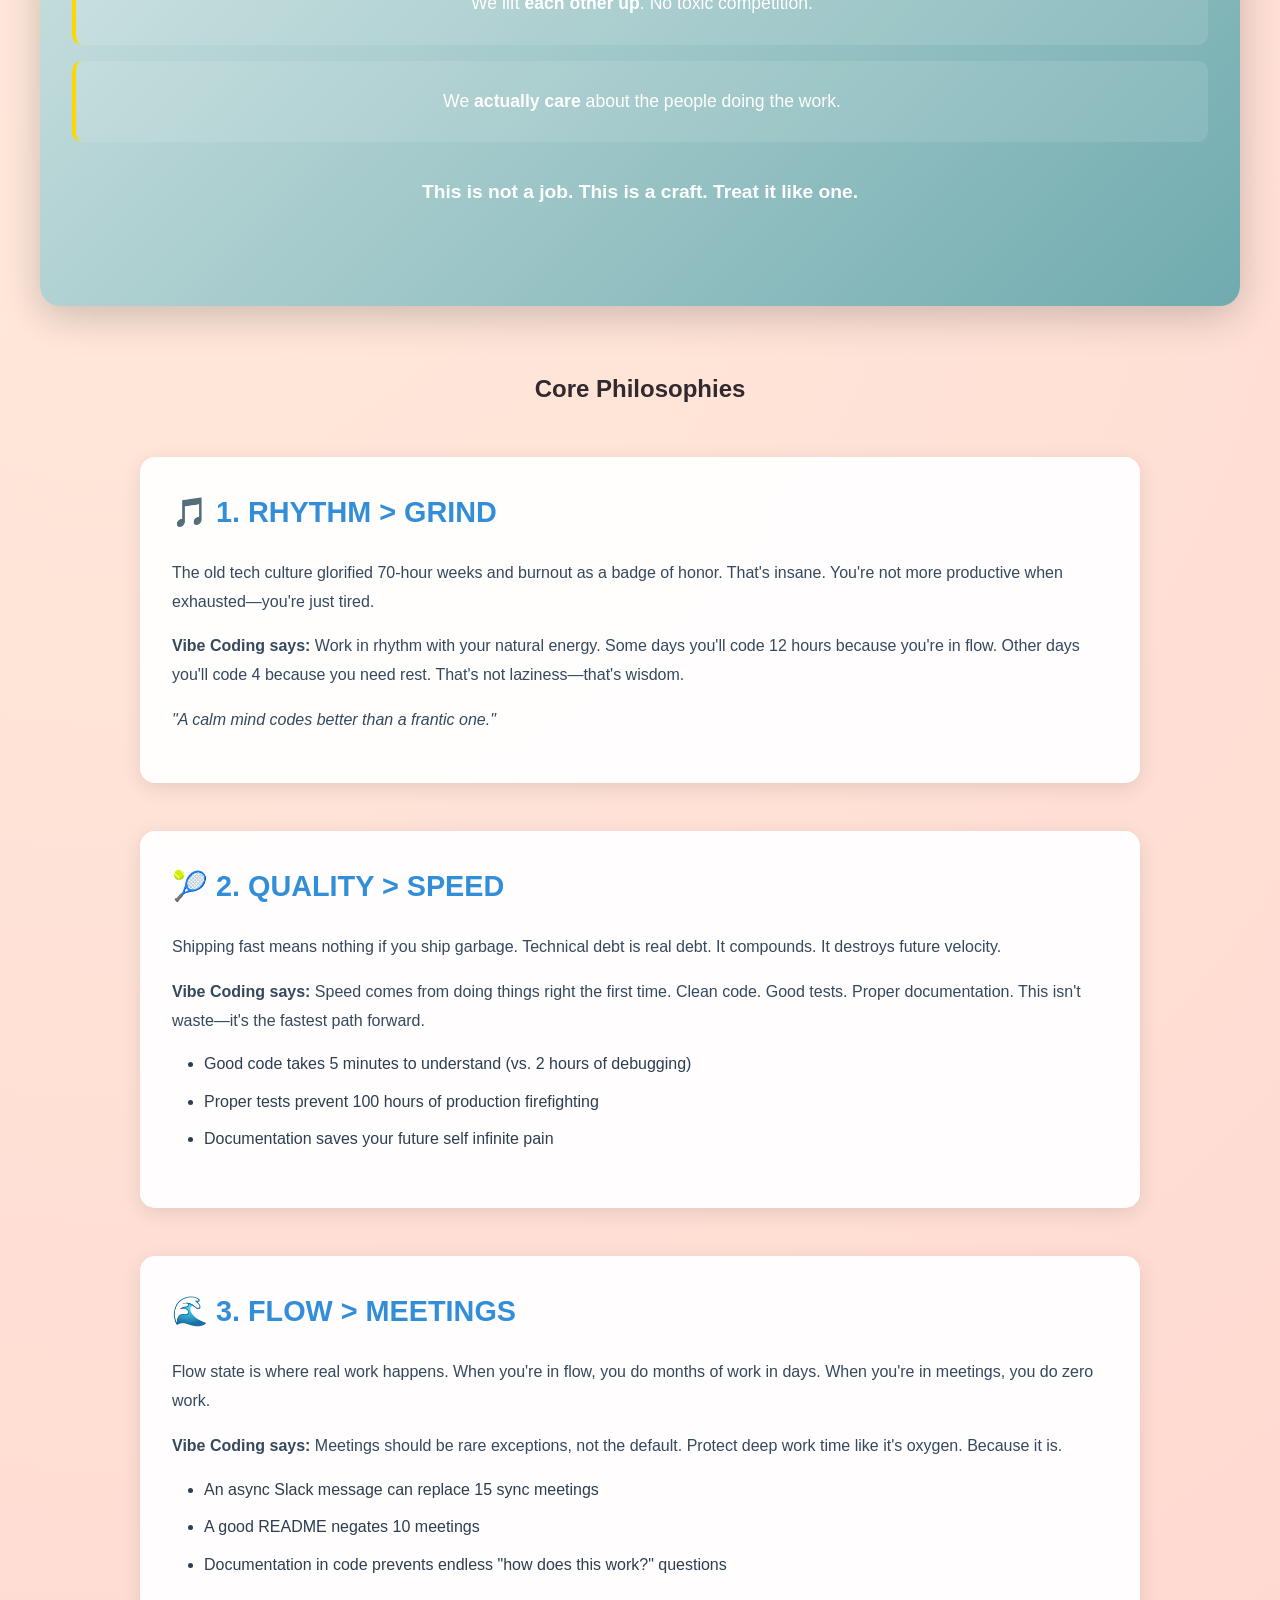
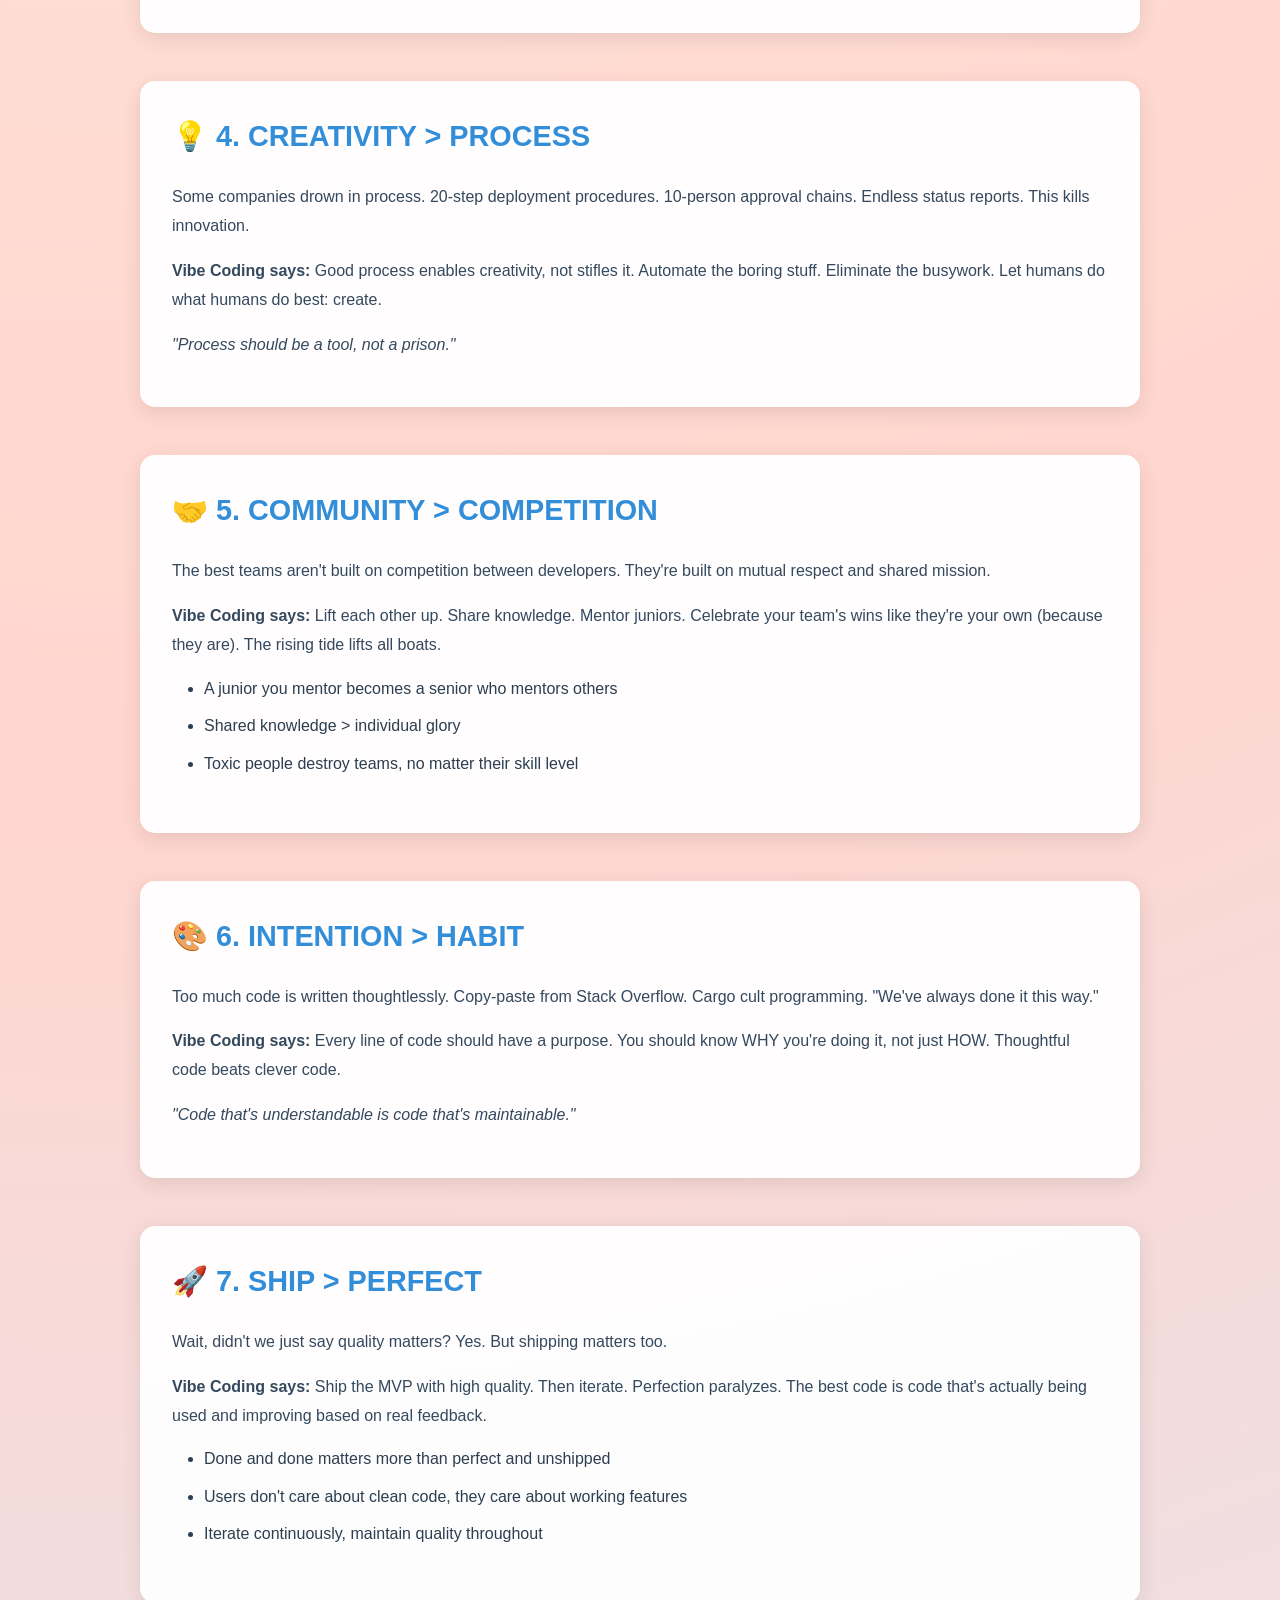
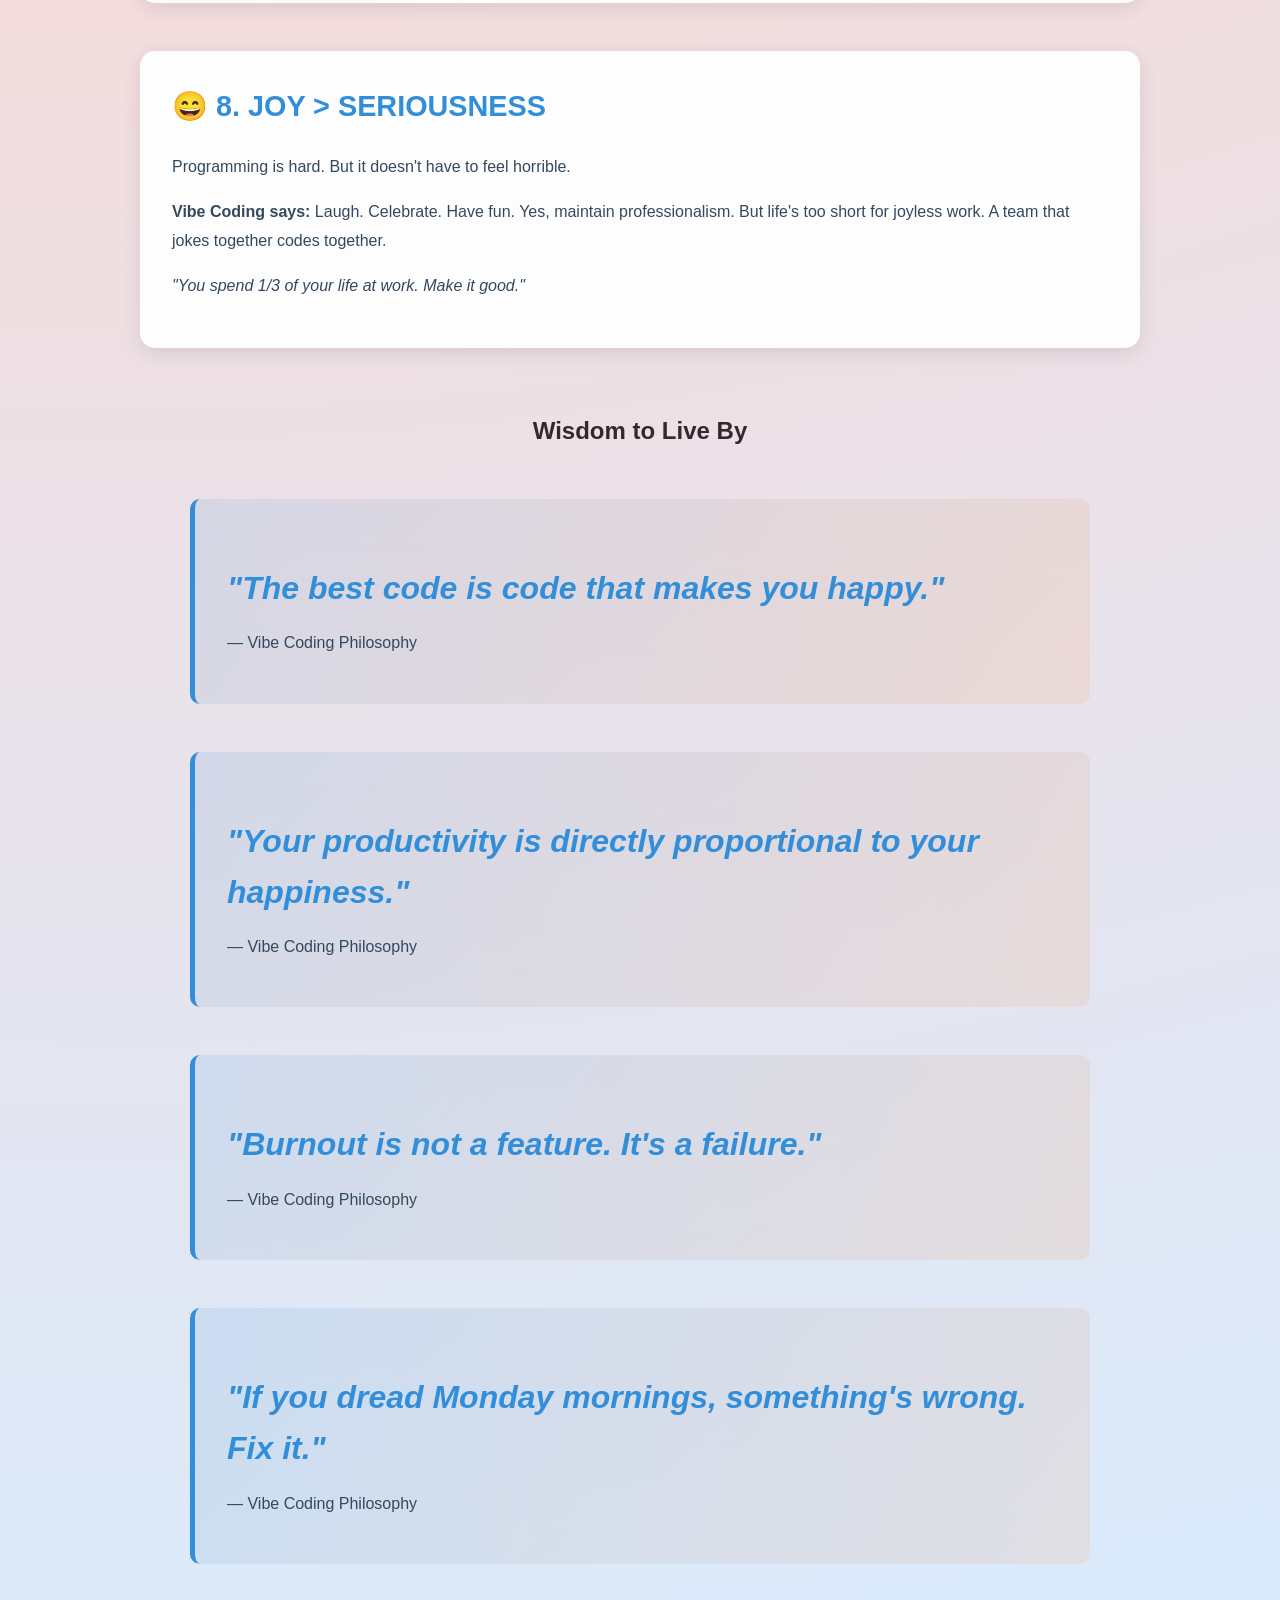
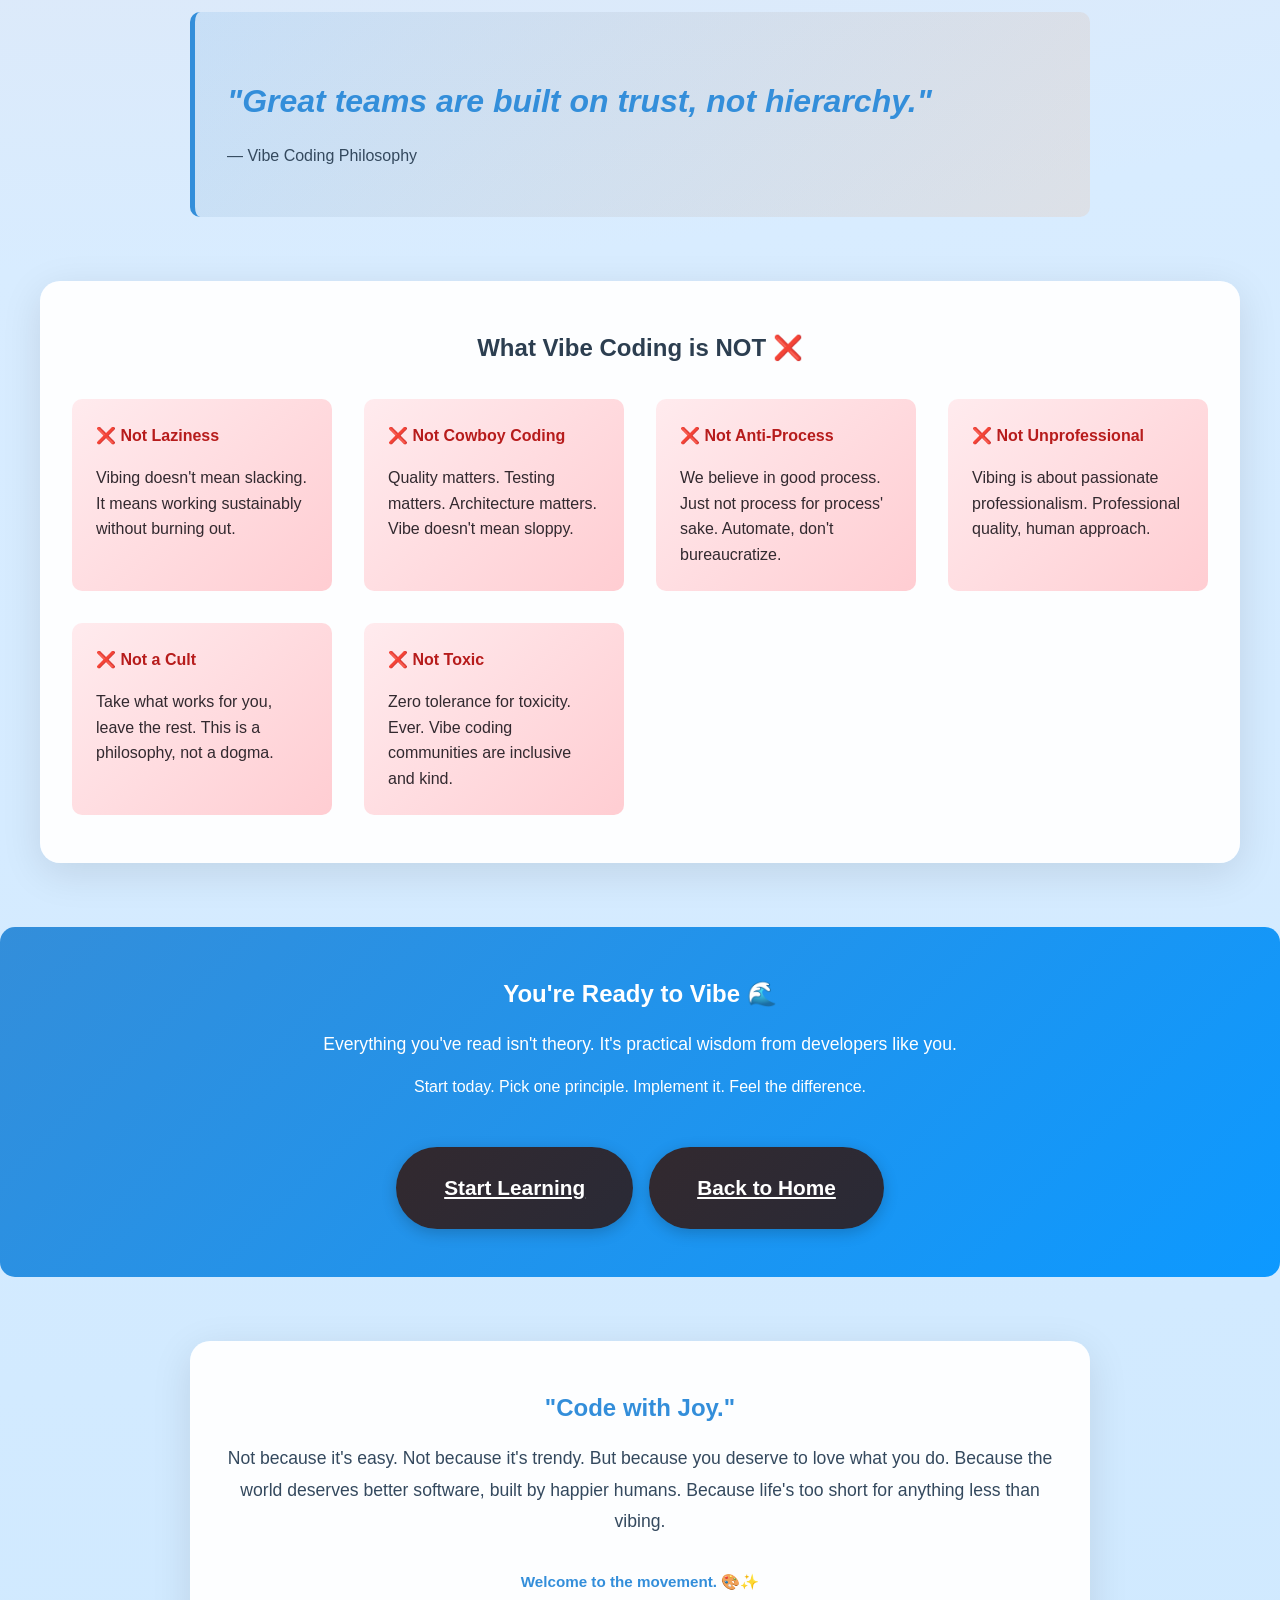
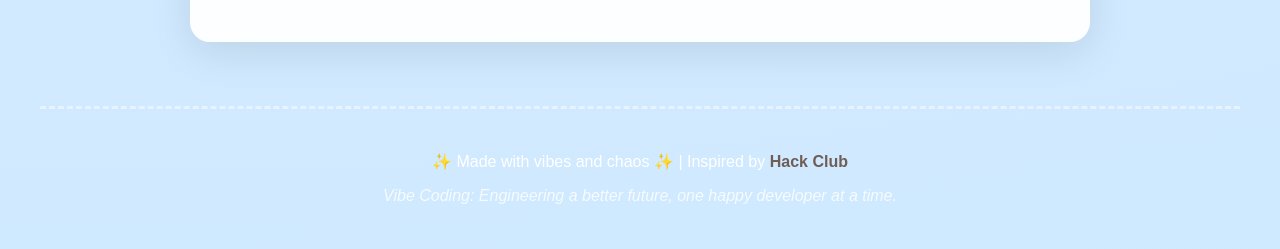
<file: philosophy.html>
<!DOCTYPE html>
<html lang="en">
<head>
    <meta charset="UTF-8">
    <meta name="viewport" content="width=device-width, initial-scale=1.0">
    <title>Vibe Coding Philosophy - Our Manifesto</title>
    <link rel="stylesheet" href="css/style.css">
    <link rel="stylesheet" href="css/animations.css">
    <style>
        .philosophy-grid {
            display: grid;
            grid-template-columns: repeat(auto-fit, minmax(280px, 1fr));
            gap: 2rem;
            margin: 2rem 0;
        }

        .philosophy-card {
            background: white;
            padding: 2rem;
            border-radius: 15px;
            box-shadow: 0 5px 20px rgba(0, 0, 0, 0.1);
            border-top: 5px solid #338eda;
            transition: all 0.3s ease;
        }

        .philosophy-card:hover {
            transform: translateY(-10px);
            box-shadow: 0 10px 40px rgba(0, 0, 0, 0.2);
        }

        .philosophy-card h3 {
            color: #338eda;
            font-size: 1.5rem;
            margin-bottom: 1rem;
        }

        .quote-section {
            max-width: 900px;
            margin: 3rem auto;
            padding: 3rem 2rem;
            background: linear-gradient(135deg, rgba(51, 142, 218, 0.12), rgba(255, 140, 55, 0.12));
            border-left: 5px solid #338eda;
            border-radius: 10px;
        }

        .quote {
            font-size: 2rem;
            font-style: italic;
            color: #338eda;
            margin: 1rem 0;
            font-weight: bold;
        }

        .quote-author {
            color: #34495e;
            font-size: 1rem;
            margin-top: 1rem;
        }

        .principle-block {
            max-width: 1000px;
            margin: 3rem auto;
            padding: 2rem;
            background: rgba(255, 255, 255, 0.95);
            border-radius: 15px;
            box-shadow: 0 5px 20px rgba(0, 0, 0, 0.1);
        }

        .principle-block h3 {
            color: #338eda;
            font-size: 1.8rem;
            margin-bottom: 1.5rem;
        }

        .principle-block p {
            line-height: 1.8;
            color: #34495e;
            margin-bottom: 1rem;
        }

        .principle-block ul {
            margin-left: 2rem;
            margin-bottom: 1.5rem;
        }

        .principle-block li {
            margin: 0.75rem 0;
            color: #2c3e50;
        }

        .manifesto-text {
            font-size: 1.1rem;
            line-height: 1.9;
            color: white;
        }

        .bullet-highlight {
            background: rgba(255, 255, 255, 0.1);
            padding: 1.5rem;
            border-radius: 10px;
            margin: 1rem 0;
            border-left: 4px solid #ffd700;
        }

        .call-to-action-box {
            background: linear-gradient(135deg, #338eda 0%, #0d99ff 100%);
            color: white;
            padding: 3rem;
            border-radius: 15px;
            text-align: center;
            margin: 3rem 0;
        }
    </style>
</head>
<body>
    <!-- Navigation -->
    <nav class="navbar">
        <div class="nav-container">
            <div class="logo">✨ VIBE CODE ✨</div>
            <ul class="nav-links">
                <li><a href="index.html">Home</a></li>
                <li><a href="about.html">About</a></li>
                <li><a href="tutorials.html">Tutorials</a></li>
                <li><a href="philosophy.html">Philosophy</a></li>
            </ul>
        </div>
    </nav>

    <!-- Hero Section -->
    <section class="hero">
        <div class="hero-content">
            <h1 class="hero-title">
                🎨 Vibe Coding Philosophy 🎨<br>
                <span class="subtitle">Why We Build This Way</span>
            </h1>
            <p class="hero-description">
                The principles and mindset behind engineering better software and better lives.
            </p>
        </div>
        <img src="assets/images/vibe-rocket.svg" class="hero-art image-enter" alt="Rocket illustrating the vibe coding philosophy">
    </section>

    <!-- The Manifesto -->
    <section class="cta-section">
        <h2 style="color: white; margin-bottom: 2rem;">📜 The Vibe Coding Manifesto</h2>
        <div class="manifesto-text">
            <p style="margin-bottom: 1.5rem;">
                We believe that great software is built by happy humans.
            </p>

            <div class="bullet-highlight">
                We value <strong>sustainable pace</strong> over heroic hours.
            </div>

            <div class="bullet-highlight">
                We believe <strong>code quality matters</strong>, always and forever.
            </div>

            <div class="bullet-highlight">
                We protect <strong>creative flow</strong> like it's sacred (because it is).
            </div>

            <div class="bullet-highlight">
                We build <strong>with intention</strong>—every commit, every decision, every line.
            </div>

            <div class="bullet-highlight">
                We celebrate <strong>wins, no matter the size.</strong>
            </div>

            <div class="bullet-highlight">
                We learn from <strong>failures without shame</strong>.
            </div>

            <div class="bullet-highlight">
                We lift <strong>each other up</strong>. No toxic competition.
            </div>

            <div class="bullet-highlight">
                We <strong>actually care</strong> about the people doing the work.
            </div>

            <p style="margin-top: 2rem; font-size: 1.2rem; font-weight: bold;">
                This is not a job. This is a craft. Treat it like one.
            </p>
        </div>
    </section>

    <!-- Core Philosophies -->
    <section style="max-width: 1200px; margin: 4rem auto; padding: 0 2rem;">
        <h2 style="text-align: center; margin-bottom: 3rem;">Core Philosophies</h2>

        <!-- Philosophy 1 -->
        <div class="principle-block">
            <h3>🎵 1. RHYTHM > GRIND</h3>
            <p>
                The old tech culture glorified 70-hour weeks and burnout as a badge of honor.
                That's insane. You're not more productive when exhausted—you're just tired.
            </p>
            <p>
                <strong>Vibe Coding says:</strong> Work in rhythm with your natural energy. Some days 
                you'll code 12 hours because you're in flow. Other days you'll code 4 because you need rest. 
                That's not laziness—that's wisdom.
            </p>
            <p><em>"A calm mind codes better than a frantic one."</em></p>
        </div>

        <!-- Philosophy 2 -->
        <div class="principle-block">
            <h3>🎾 2. QUALITY > SPEED</h3>
            <p>
                Shipping fast means nothing if you ship garbage. Technical debt is real debt. 
                It compounds. It destroys future velocity.
            </p>
            <p>
                <strong>Vibe Coding says:</strong> Speed comes from doing things right the first time. 
                Clean code. Good tests. Proper documentation. This isn't waste—it's the fastest path forward.
            </p>
            <ul>
                <li>Good code takes 5 minutes to understand (vs. 2 hours of debugging)</li>
                <li>Proper tests prevent 100 hours of production firefighting</li>
                <li>Documentation saves your future self infinite pain</li>
            </ul>
        </div>

        <!-- Philosophy 3 -->
        <div class="principle-block">
            <h3>🌊 3. FLOW > MEETINGS</h3>
            <p>
                Flow state is where real work happens. When you're in flow, you do months of work 
                in days. When you're in meetings, you do zero work.
            </p>
            <p>
                <strong>Vibe Coding says:</strong> Meetings should be rare exceptions, not the default. 
                Protect deep work time like it's oxygen. Because it is.
            </p>
            <ul>
                <li>An async Slack message can replace 15 sync meetings</li>
                <li>A good README negates 10 meetings</li>
                <li>Documentation in code prevents endless "how does this work?" questions</li>
            </ul>
        </div>

        <!-- Philosophy 4 -->
        <div class="principle-block">
            <h3>💡 4. CREATIVITY > PROCESS</h3>
            <p>
                Some companies drown in process. 20-step deployment procedures. 10-person approval 
                chains. Endless status reports. This kills innovation.
            </p>
            <p>
                <strong>Vibe Coding says:</strong> Good process enables creativity, not stifles it.
                Automate the boring stuff. Eliminate the busywork. Let humans do what humans do best: create.
            </p>
            <p><em>"Process should be a tool, not a prison."</em></p>
        </div>

        <!-- Philosophy 5 -->
        <div class="principle-block">
            <h3>🤝 5. COMMUNITY > COMPETITION</h3>
            <p>
                The best teams aren't built on competition between developers. They're built on 
                mutual respect and shared mission.
            </p>
            <p>
                <strong>Vibe Coding says:</strong> Lift each other up. Share knowledge. Mentor juniors. 
                Celebrate your team's wins like they're your own (because they are). The rising tide 
                lifts all boats.
            </p>
            <ul>
                <li>A junior you mentor becomes a senior who mentors others</li>
                <li>Shared knowledge > individual glory</li>
                <li>Toxic people destroy teams, no matter their skill level</li>
            </ul>
        </div>

        <!-- Philosophy 6 -->
        <div class="principle-block">
            <h3>🎨 6. INTENTION > HABIT</h3>
            <p>
                Too much code is written thoughtlessly. Copy-paste from Stack Overflow. 
                Cargo cult programming. "We've always done it this way."
            </p>
            <p>
                <strong>Vibe Coding says:</strong> Every line of code should have a purpose. 
                You should know WHY you're doing it, not just HOW. Thoughtful code beats clever code.
            </p>
            <p><em>"Code that's understandable is code that's maintainable."</em></p>
        </div>

        <!-- Philosophy 7 -->
        <div class="principle-block">
            <h3>🚀 7. SHIP > PERFECT</h3>
            <p>
                Wait, didn't we just say quality matters? Yes. But shipping matters too.
            </p>
            <p>
                <strong>Vibe Coding says:</strong> Ship the MVP with high quality. Then iterate. 
                Perfection paralyzes. The best code is code that's actually being used and improving 
                based on real feedback.
            </p>
            <ul>
                <li>Done and done matters more than perfect and unshipped</li>
                <li>Users don't care about clean code, they care about working features</li>
                <li>Iterate continuously, maintain quality throughout</li>
            </ul>
        </div>

        <!-- Philosophy 8 -->
        <div class="principle-block">
            <h3>😄 8. JOY > SERIOUSNESS</h3>
            <p>
                Programming is hard. But it doesn't have to feel horrible.
            </p>
            <p>
                <strong>Vibe Coding says:</strong> Laugh. Celebrate. Have fun. Yes, maintain 
                professionalism. But life's too short for joyless work. A team that jokes together 
                codes together.
            </p>
            <p><em>"You spend 1/3 of your life at work. Make it good."</em></p>
        </div>
    </section>

    <!-- Key Quotes Section -->
    <section style="max-width: 1200px; margin: 4rem auto; padding: 0 2rem;">
        <h2 style="text-align: center; margin-bottom: 3rem;">Wisdom to Live By</h2>

        <div class="quote-section">
            <div class="quote">"The best code is code that makes you happy."</div>
            <div class="quote-author">— Vibe Coding Philosophy</div>
        </div>

        <div class="quote-section">
            <div class="quote">"Your productivity is directly proportional to your happiness."</div>
            <div class="quote-author">— Vibe Coding Philosophy</div>
        </div>

        <div class="quote-section">
            <div class="quote">"Burnout is not a feature. It's a failure."</div>
            <div class="quote-author">— Vibe Coding Philosophy</div>
        </div>

        <div class="quote-section">
            <div class="quote">"If you dread Monday mornings, something's wrong. Fix it."</div>
            <div class="quote-author">— Vibe Coding Philosophy</div>
        </div>

        <div class="quote-section">
            <div class="quote">"Great teams are built on trust, not hierarchy."</div>
            <div class="quote-author">— Vibe Coding Philosophy</div>
        </div>
    </section>

    <!-- What Vibe Coding is NOT -->
    <section style="max-width: 1200px; margin: 4rem auto; padding: 3rem 2rem; background: rgba(255, 255, 255, 0.95); border-radius: 20px; box-shadow: 0 10px 40px rgba(0, 0, 0, 0.1);">
        <h2 style="text-align: center; margin-bottom: 2rem; color: #2c3e50;">What Vibe Coding is NOT ❌</h2>

        <div style="display: grid; grid-template-columns: repeat(auto-fit, minmax(250px, 1fr)); gap: 2rem;">
            <div style="background: linear-gradient(135deg, #ffebee 0%, #ffcdd2 100%); padding: 1.5rem; border-radius: 10px;">
                <h4 style="color: #b71c1c; margin-bottom: 1rem;">❌ Not Laziness</h4>
                <p>
                    Vibing doesn't mean slacking. It means working sustainably 
                    without burning out.
                </p>
            </div>

            <div style="background: linear-gradient(135deg, #ffebee 0%, #ffcdd2 100%); padding: 1.5rem; border-radius: 10px;">
                <h4 style="color: #b71c1c; margin-bottom: 1rem;">❌ Not Cowboy Coding</h4>
                <p>
                    Quality matters. Testing matters. Architecture matters. 
                    Vibe doesn't mean sloppy.
                </p>
            </div>

            <div style="background: linear-gradient(135deg, #ffebee 0%, #ffcdd2 100%); padding: 1.5rem; border-radius: 10px;">
                <h4 style="color: #b71c1c; margin-bottom: 1rem;">❌ Not Anti-Process</h4>
                <p>
                    We believe in good process. Just not process for process' sake. 
                    Automate, don't bureaucratize.
                </p>
            </div>

            <div style="background: linear-gradient(135deg, #ffebee 0%, #ffcdd2 100%); padding: 1.5rem; border-radius: 10px;">
                <h4 style="color: #b71c1c; margin-bottom: 1rem;">❌ Not Unprofessional</h4>
                <p>
                    Vibing is about passionate professionalism. Professional 
                    quality, human approach.
                </p>
            </div>

            <div style="background: linear-gradient(135deg, #ffebee 0%, #ffcdd2 100%); padding: 1.5rem; border-radius: 10px;">
                <h4 style="color: #b71c1c; margin-bottom: 1rem;">❌ Not a Cult</h4>
                <p>
                    Take what works for you, leave the rest. This is a philosophy, 
                    not a dogma.
                </p>
            </div>

            <div style="background: linear-gradient(135deg, #ffebee 0%, #ffcdd2 100%); padding: 1.5rem; border-radius: 10px;">
                <h4 style="color: #b71c1c; margin-bottom: 1rem;">❌ Not Toxic</h4>
                <p>
                    Zero tolerance for toxicity. Ever. Vibe coding communities 
                    are inclusive and kind.
                </p>
            </div>
        </div>
    </section>

    <!-- Call to Action -->
    <div class="call-to-action-box">
        <h2>You're Ready to Vibe 🌊</h2>
        <p style="font-size: 1.1rem; margin: 1rem 0;">
            Everything you've read isn't theory. It's practical wisdom from developers like you.
        </p>
        <p style="margin-bottom: 2rem;">
            Start today. Pick one principle. Implement it. Feel the difference.
        </p>
        <div style="display: flex; gap: 1rem; justify-content: center; flex-wrap: wrap;">
            <a href="tutorials.html" class="cta-button large">Start Learning</a>
            <a href="index.html" class="cta-button large">Back to Home</a>
        </div>
    </div>

    <!-- Final Quote -->
    <section style="max-width: 900px; margin: 4rem auto; padding: 3rem 2rem; text-align: center; background: rgba(255, 255, 255, 0.95); border-radius: 20px; box-shadow: 0 10px 40px rgba(0, 0, 0, 0.1);">
        <p style="font-size: 1.5rem; font-weight: bold; color: #338eda; margin-bottom: 1rem;">
            "Code with Joy."
        </p>
        <p style="font-size: 1.1rem; color: #34495e; line-height: 1.8;">
            Not because it's easy. Not because it's trendy. But because you deserve to 
            love what you do. Because the world deserves better software, built by happier humans. 
            Because life's too short for anything less than vibing.
        </p>
        <p style="margin-top: 2rem; font-size: 0.95rem; color: #338eda; font-weight: bold;">
            Welcome to the movement. 🎨✨
        </p>
    </section>

    <!-- Footer -->
    <footer class="footer">
        <p>✨ Made with vibes and chaos ✨ | Inspired by <a href="https://hackclub.com">Hack Club</a></p>
        <p class="footer-note">Vibe Coding: Engineering a better future, one happy developer at a time.</p>
    </footer>

    <script src="js/script.js"></script>
</body>
</html>
</file>
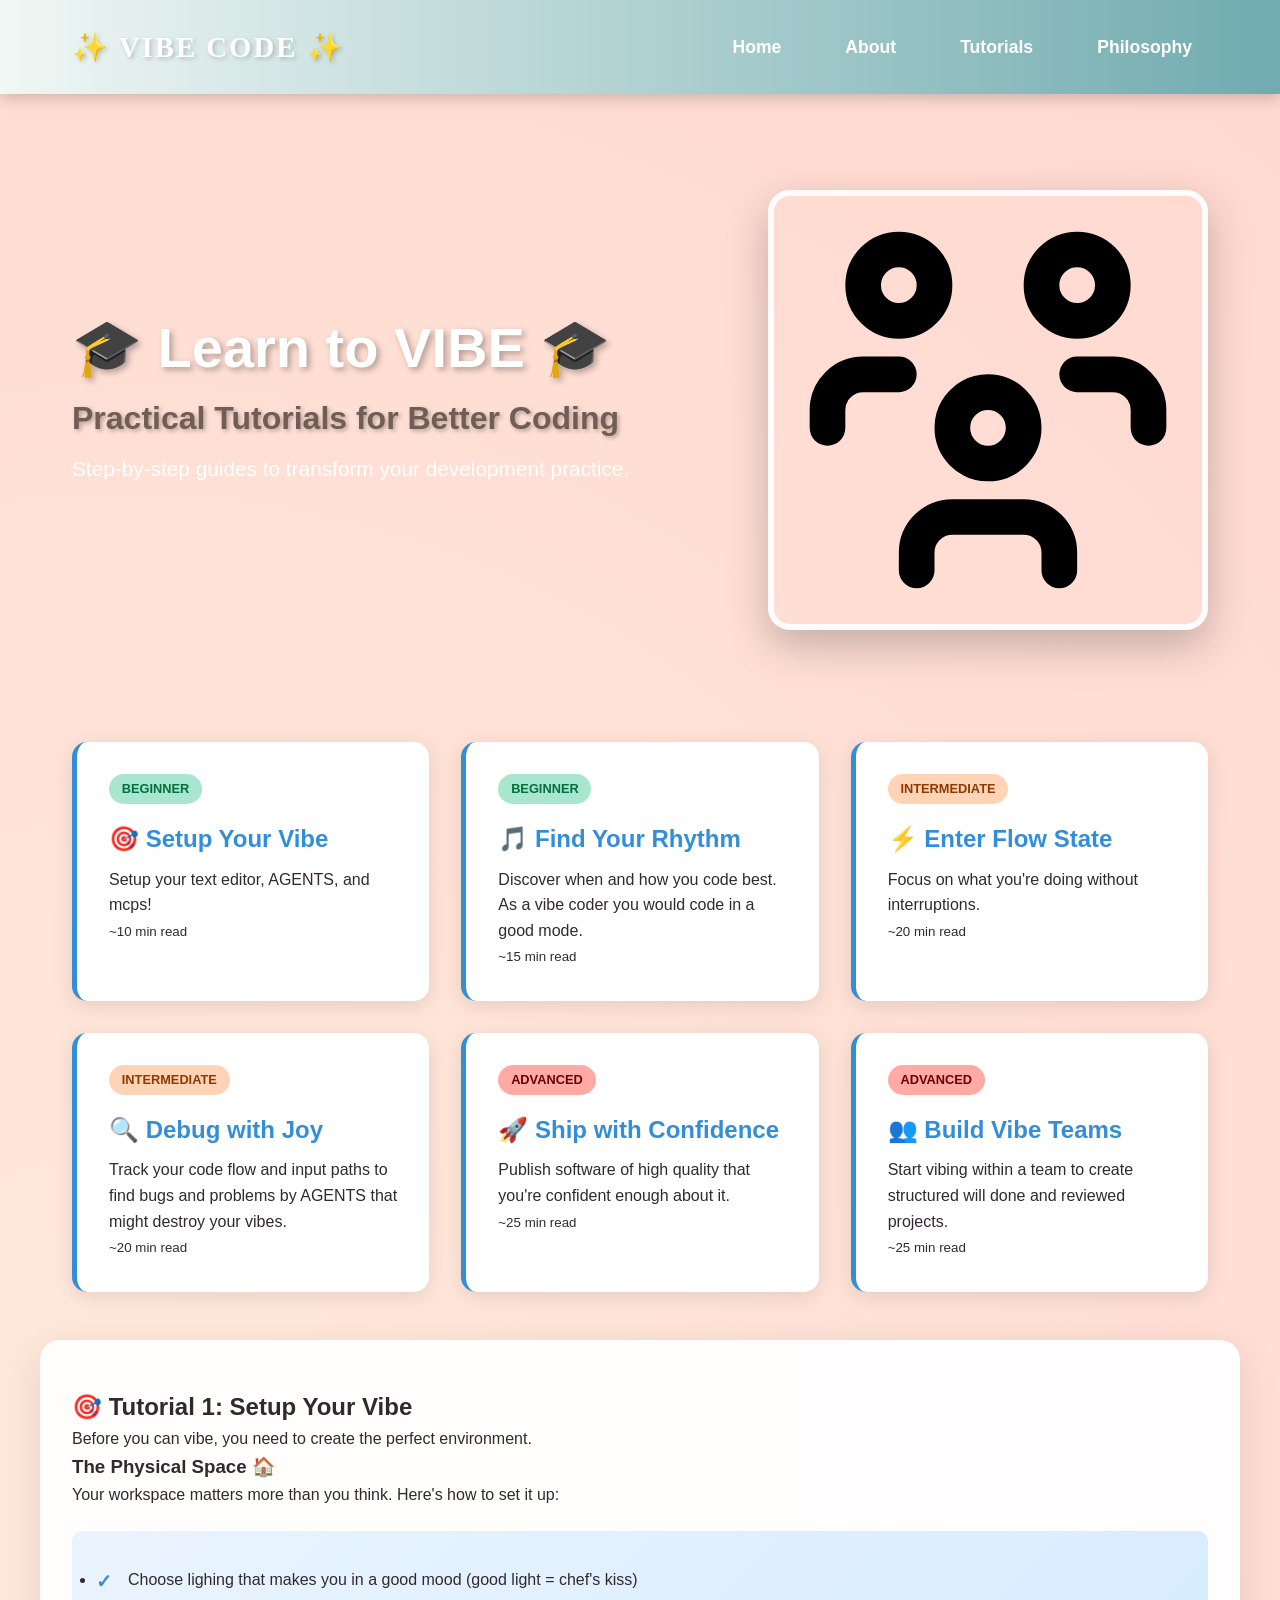
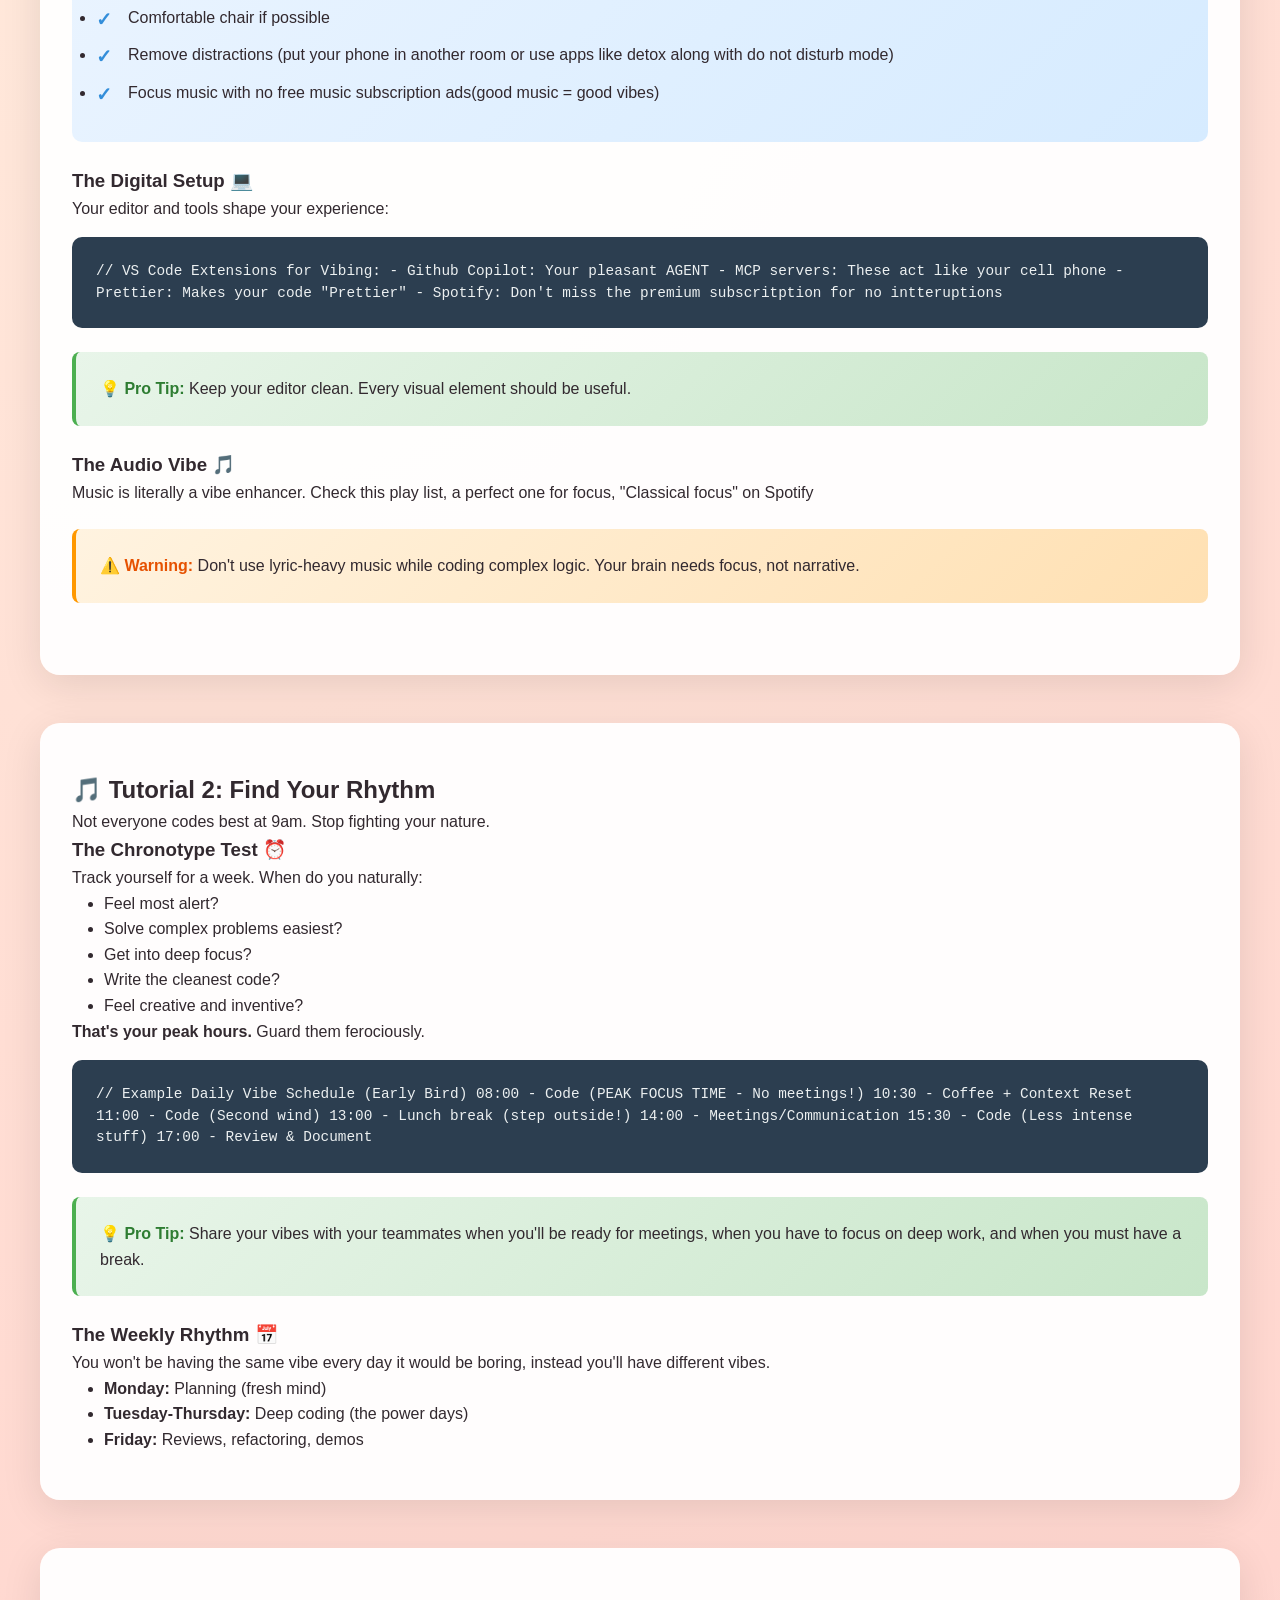
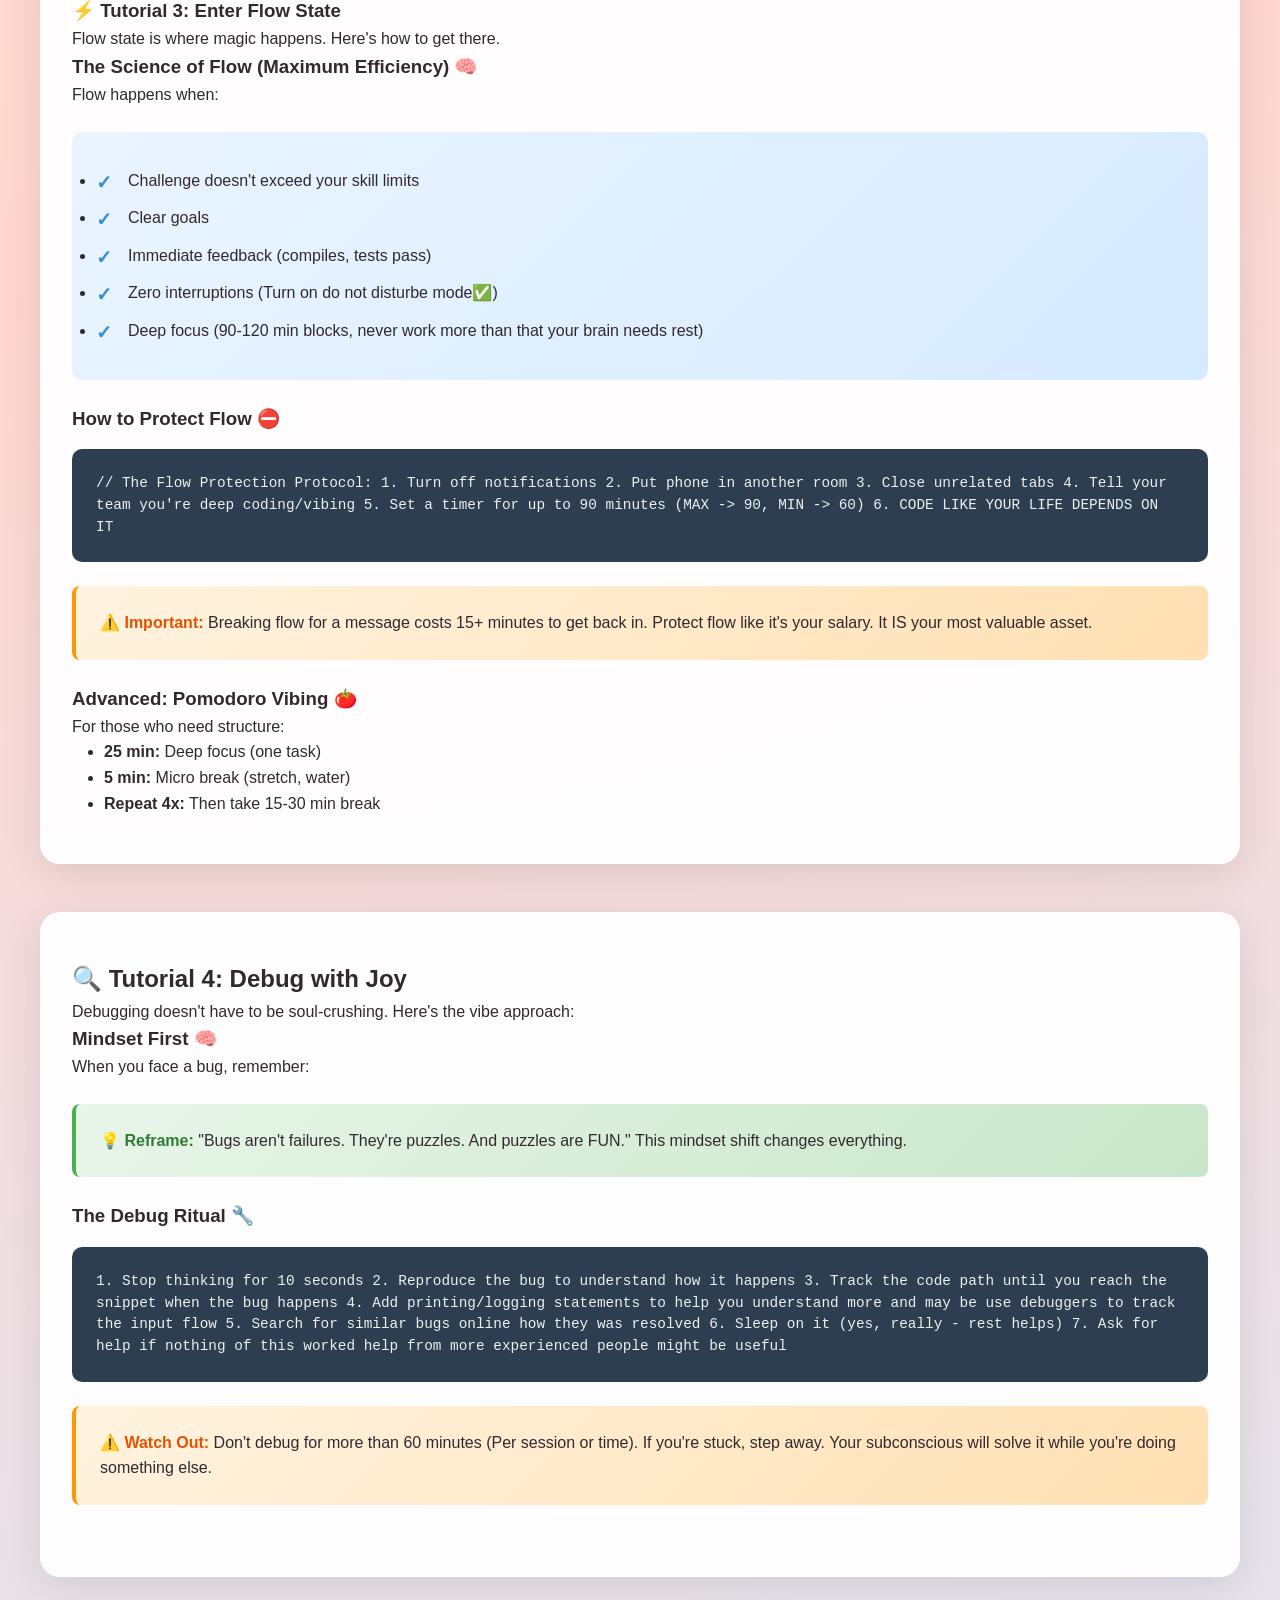
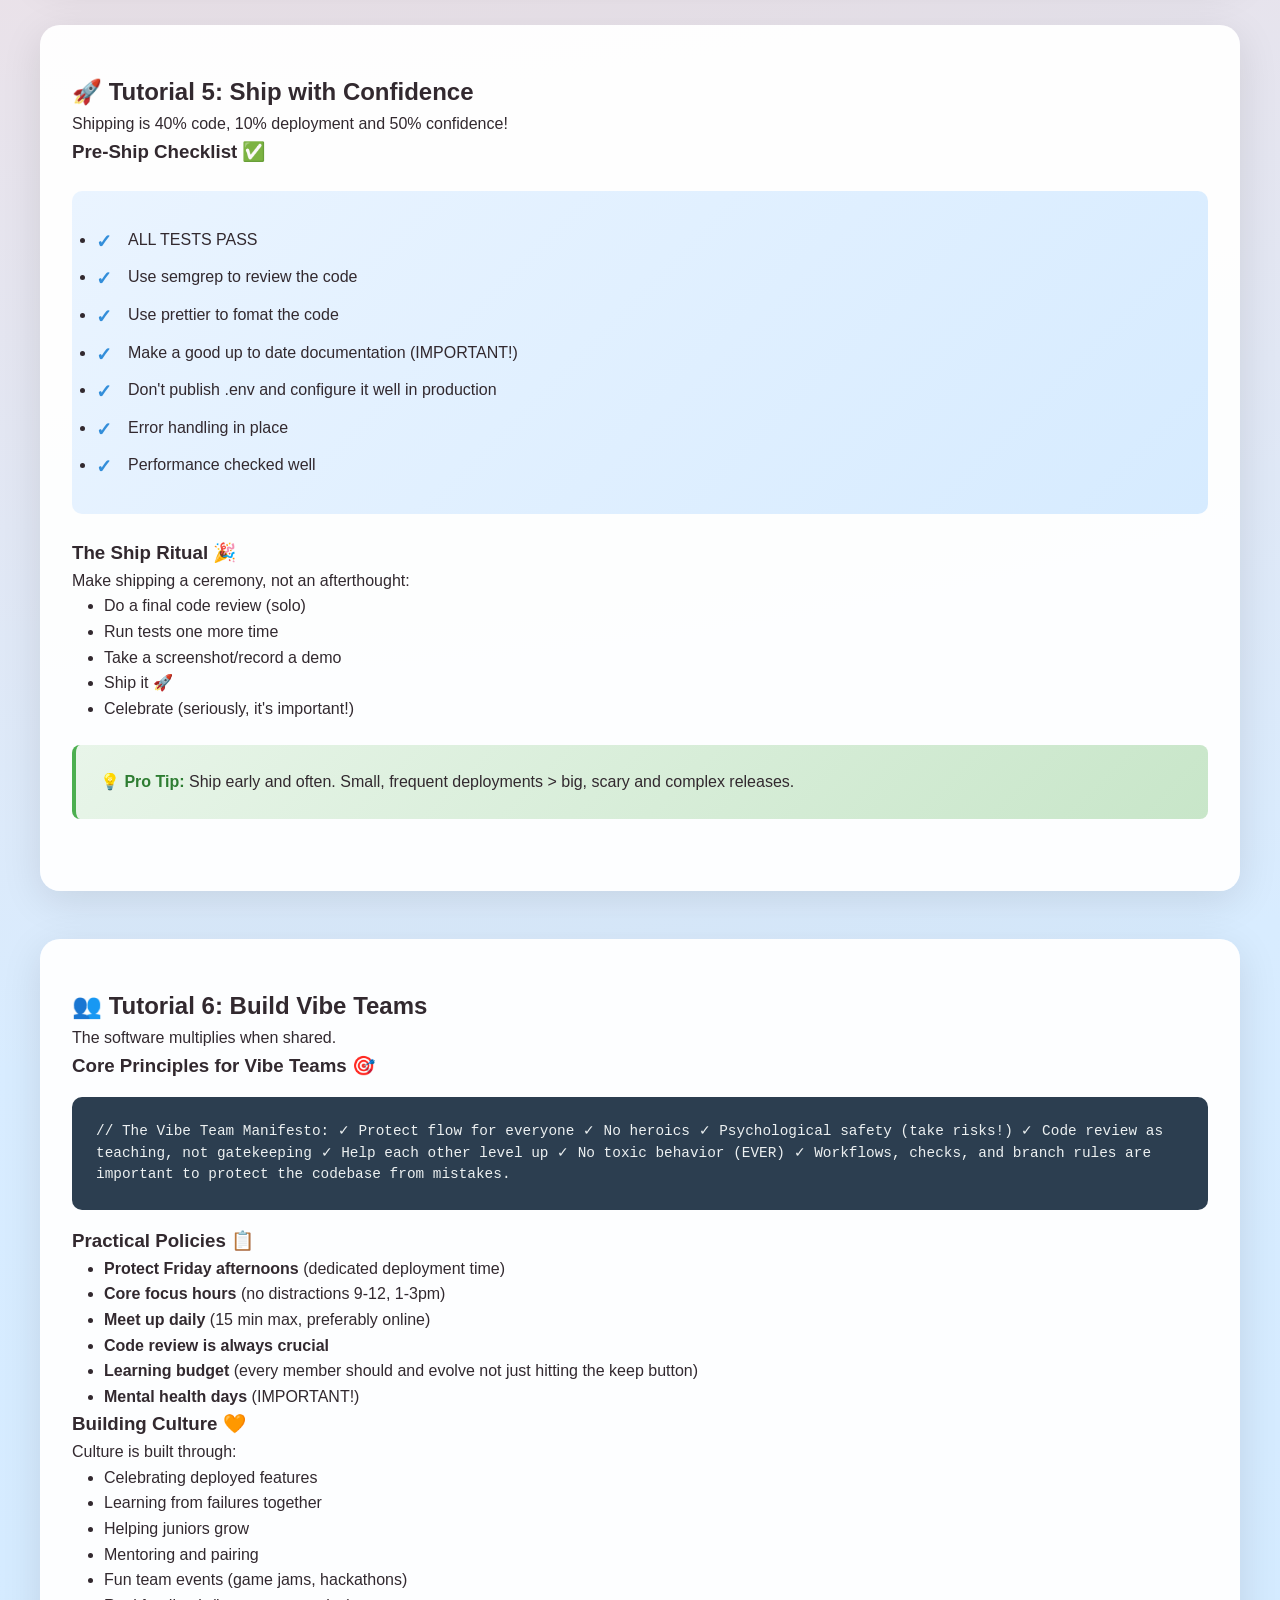
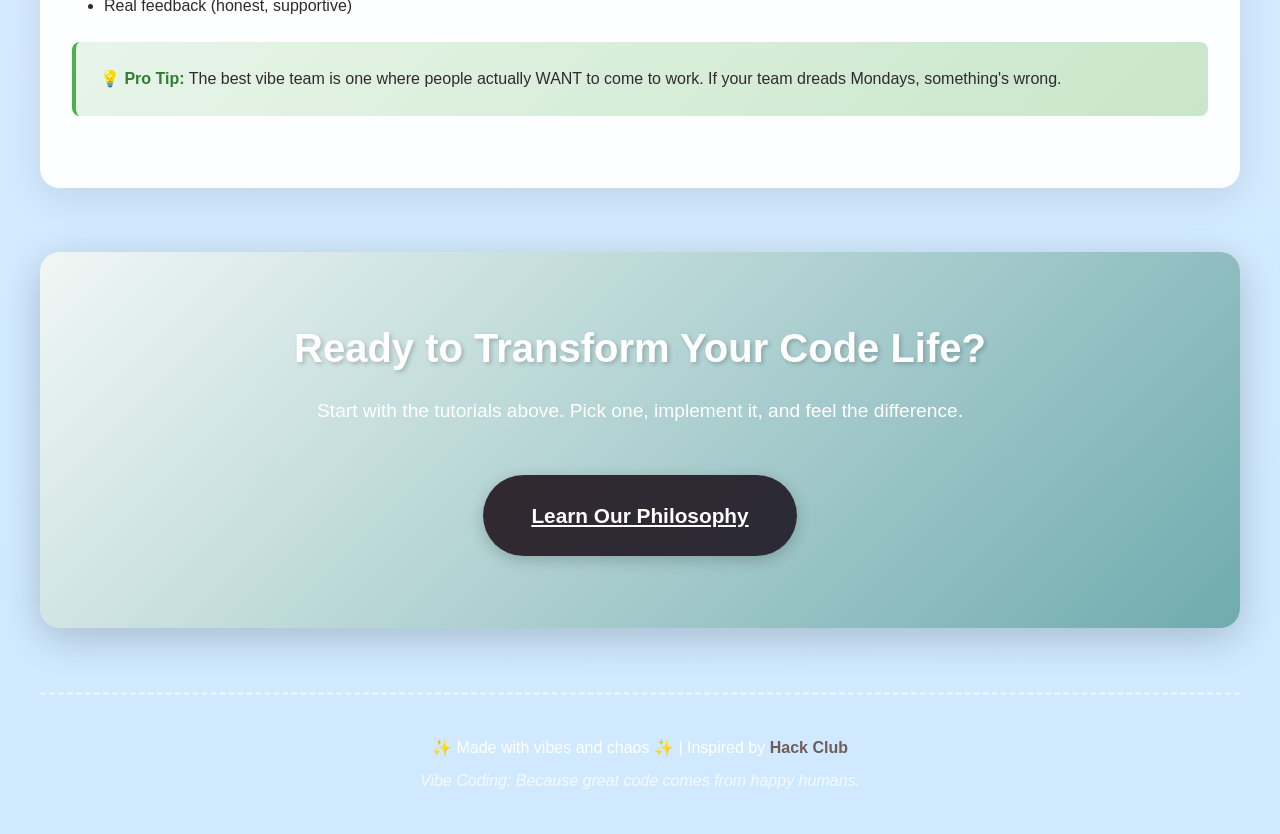
<file: tutorials.html>
<!DOCTYPE html>
<html lang="en">
<head>
    <meta charset="UTF-8">
    <meta name="viewport" content="width=device-width, initial-scale=1.0">
    <title>Vibe Coding Tutorials - Learn to Code Like You Mean It</title>
    <link rel="stylesheet" href="css/style.css">
    <link rel="stylesheet" href="css/animations.css">
    <style>
        .tutorial-grid {
            display: grid;
            grid-template-columns: repeat(auto-fit, minmax(300px, 1fr));
            gap: 2rem;
            margin: 2rem 0;
        }

        .tutorial-card {
            background: white;
            padding: 2rem;
            border-radius: 15px;
            box-shadow: 0 5px 20px rgba(0, 0, 0, 0.1);
            border-left: 5px solid #338eda;
            transition: all 0.3s ease;
            cursor: pointer;
        }

        .tutorial-card:hover {
            transform: translateY(-5px);
            box-shadow: 0 10px 30px rgba(0, 0, 0, 0.2);
            border-left-color: #ff6b6b;
        }

        .tutorial-card h3 {
            color: #338eda;
            font-size: 1.5rem;
            margin-bottom: 0.5rem;
        }

        .tutorial-difficulty {
            display: inline-block;
            padding: 0.3rem 0.8rem;
            border-radius: 20px;
            font-size: 0.8rem;
            font-weight: bold;
            margin-bottom: 1rem;
        }

        .difficulty-beginner {
            background: #a8e6cf;
            color: #056d3e;
        }

        .difficulty-intermediate {
            background: #ffd3b6;
            color: #8b3a00;
        }

        .difficulty-advanced {
            background: #ffaaa5;
            color: #6e0000;
        }

        .tutorial-section {
            max-width: 1200px;
            margin: 3rem auto;
            padding: 3rem 2rem;
            background: rgba(255, 255, 255, 0.95);
            border-radius: 20px;
            box-shadow: 0 10px 40px rgba(0, 0, 0, 0.1);
        }

        .code-block {
            background: #2c3e50;
            color: #ecf0f1;
            padding: 1.5rem;
            border-radius: 10px;
            overflow-x: auto;
            margin: 1rem 0;
            font-family: 'Courier New', monospace;
            font-size: 0.9rem;
            line-height: 1.5;
        }

        .tip-box {
            background: linear-gradient(135deg, #e8f5e9 0%, #c8e6c9 100%);
            border-left: 4px solid #4caf50;
            padding: 1.5rem;
            border-radius: 8px;
            margin: 1.5rem 0;
        }

        .tip-box strong {
            color: #2e7d32;
        }

        .warning-box {
            background: linear-gradient(135deg, #fff3e0 0%, #ffe0b2 100%);
            border-left: 4px solid #ff9800;
            padding: 1.5rem;
            border-radius: 8px;
            margin: 1.5rem 0;
        }

        .warning-box strong {
            color: #e65100;
        }

        .checklist {
            background: linear-gradient(135deg, #eaf4ff 0%, #d6ebff 100%);
            padding: 1.5rem;
            border-radius: 10px;
            margin: 1.5rem 0;
        }

        .checklist li {
            margin: 0.75rem 0;
            padding-left: 2rem;
            position: relative;
        }

        .checklist li:before {
            content: '✓';
            position: absolute;
            left: 0;
            color: #338eda;
            font-weight: bold;
            font-size: 1.2rem;
        }
    </style>
</head>
<body>
    <!-- Navigation -->
    <nav class="navbar">
        <div class="nav-container">
            <div class="logo">✨ VIBE CODE ✨</div>
            <ul class="nav-links">
                <li><a href="index.html">Home</a></li>
                <li><a href="about.html">About</a></li>
                <li><a href="tutorials.html">Tutorials</a></li>
                <li><a href="philosophy.html">Philosophy</a></li>
            </ul>
        </div>
    </nav>

    <!-- Hero Section -->
    <section class="hero">
        <div class="hero-content">
            <h1 class="hero-title">
                🎓 Learn to VIBE 🎓<br>
                <span class="subtitle">Practical Tutorials for Better Coding</span>
            </h1>
            <p class="hero-description">
                Step-by-step guides to transform your development practice.
            </p>
        </div>
        <img src="assets/images/team-jam.svg" class="hero-art image-enter" alt="Team jamming on coding tutorials">
    </section>

    <!-- Tutorial Overview -->
    <section class="tutorial-grid" style="max-width: 1200px; margin: 3rem auto; padding: 0 2rem;">
        <div class="tutorial-card" onclick="scrollToSection('#setup')">
            <span class="tutorial-difficulty difficulty-beginner">BEGINNER</span>
            <h3>🎯 Setup Your Vibe</h3>
            <p>Setup your text editor, AGENTS, and mcps!</p>
            <small>~10 min read</small>
        </div>

        <div class="tutorial-card" onclick="scrollToSection('#rhythm')">
            <span class="tutorial-difficulty difficulty-beginner">BEGINNER</span>
            <h3>🎵 Find Your Rhythm</h3>
            <p>Discover when and how you code best. As a vibe coder you would code in a good mode.</p>
            <small>~15 min read</small>
        </div>

        <div class="tutorial-card" onclick="scrollToSection('#flow')">
            <span class="tutorial-difficulty difficulty-intermediate">INTERMEDIATE</span>
            <h3>⚡ Enter Flow State</h3>
            <p>Focus on what you're doing without interruptions.</p>
            <small>~20 min read</small>
        </div>

        <div class="tutorial-card" onclick="scrollToSection('#debug')">
            <span class="tutorial-difficulty difficulty-intermediate">INTERMEDIATE</span>
            <h3>🔍 Debug with Joy</h3>
            <p>Track your code flow and input paths to find bugs and problems by AGENTS that might destroy your vibes.</p>
            <small>~20 min read</small>
        </div>

        <div class="tutorial-card" onclick="scrollToSection('#ship')">
            <span class="tutorial-difficulty difficulty-advanced">ADVANCED</span>
            <h3>🚀 Ship with Confidence</h3>
            <p>Publish software of high quality that you're confident enough about it.</p>
            <small>~25 min read</small>
        </div>

        <div class="tutorial-card" onclick="scrollToSection('#team')">
            <span class="tutorial-difficulty difficulty-advanced">ADVANCED</span>
            <h3>👥 Build Vibe Teams</h3>
            <p>Start vibing within a team to create structured will done and reviewed projects.</p>
            <small>~25 min read</small>
        </div>
    </section>

    <!-- Tutorial 1: Setup -->
    <section class="tutorial-section" id="setup">
        <h2>🎯 Tutorial 1: Setup Your Vibe</h2>
        <p>Before you can vibe, you need to create the perfect environment.</p>

        <h3>The Physical Space 🏠</h3>
        <p>Your workspace matters more than you think. Here's how to set it up:</p>

        <div class="checklist">
            <ul>
                <li>Choose lighing that makes you in a good mood (good light = chef's kiss)</li>
                <li>Comfortable chair if possible</li>
                <li>Remove distractions (put your phone in another room or use apps like detox along with do not disturb mode)</li>
                <li>Focus music with no free music subscription ads(good music = good vibes)</li>
            </ul>
        </div>

        <h3>The Digital Setup 💻</h3>
        <p>Your editor and tools shape your experience:</p>

        <div class="code-block">
// VS Code Extensions for Vibing:
- Github Copilot: Your pleasant AGENT
- MCP servers: These act like your cell phone
- Prettier: Makes your code "Prettier"
- Spotify: Don't miss the premium subscritption for no intteruptions
        </div>

        <div class="tip-box">
            <strong>💡 Pro Tip:</strong> Keep your editor clean. Every visual element should be useful.
        </div>

        <h3>The Audio Vibe 🎵</h3>
        <p>Music is literally a vibe enhancer. Check this play list, a perfect one for focus, "Classical focus" on Spotify</p>

        <div class="warning-box">
            <strong>⚠️ Warning:</strong> Don't use lyric-heavy music while coding complex logic. Your brain needs focus, not narrative.
        </div>
    </section>

    <!-- Tutorial 2: Rhythm -->
    <section class="tutorial-section" id="rhythm">
        <h2>🎵 Tutorial 2: Find Your Rhythm</h2>
        <p>Not everyone codes best at 9am. Stop fighting your nature.</p>

        <h3>The Chronotype Test ⏰</h3>
        <p>Track yourself for a week. When do you naturally:</p>
        <ul style="margin-left: 2rem;">
            <li>Feel most alert?</li>
            <li>Solve complex problems easiest?</li>
            <li>Get into deep focus?</li>
            <li>Write the cleanest code?</li>
            <li>Feel creative and inventive?</li>
        </ul>

        <p><strong>That's your peak hours.</strong> Guard them ferociously.</p>

        <div class="code-block">
// Example Daily Vibe Schedule (Early Bird)
08:00 - Code (PEAK FOCUS TIME - No meetings!)
10:30 - Coffee + Context Reset
11:00 - Code (Second wind)
13:00 - Lunch break (step outside!)
14:00 - Meetings/Communication
15:30 - Code (Less intense stuff)
17:00 - Review & Document
        </div>

        <div class="tip-box">
            <strong>💡 Pro Tip:</strong> Share your vibes with your teammates when you'll be ready for meetings, when you have to focus on deep work, and when you must have a break.
        </div>

        <h3>The Weekly Rhythm 📅</h3>
        <p>You won't be having the same vibe every day it would be boring, instead you'll have different vibes.</p>
        <ul style="margin-left: 2rem;">
            <li><strong>Monday:</strong> Planning (fresh mind)</li>
            <li><strong>Tuesday-Thursday:</strong> Deep coding (the power days)</li>
            <li><strong>Friday:</strong> Reviews, refactoring, demos</li>
        </ul>
    </section>

    <!-- Tutorial 3: Flow -->
    <section class="tutorial-section" id="flow">
        <h3>⚡ Tutorial 3: Enter Flow State</h3>
        <p>Flow state is where magic happens. Here's how to get there.</p>

        <h3>The Science of Flow (Maximum Efficiency) 🧠</h3>
        <p>Flow happens when:</p>
        <div class="checklist">
            <ul>
                <li>Challenge doesn't exceed your skill limits</li>
                <li>Clear goals</li>
                <li>Immediate feedback (compiles, tests pass)</li>
                <li>Zero interruptions (Turn on do not disturbe mode✅)</li>
                <li>Deep focus (90-120 min blocks, never work more than that your brain needs rest)</li>
            </ul>
        </div>

        <h3>How to Protect Flow ⛔</h3>
        <div class="code-block">
// The Flow Protection Protocol:
1. Turn off notifications
2. Put phone in another room
3. Close unrelated tabs
4. Tell your team you're deep coding/vibing
5. Set a timer for up to 90 minutes (MAX -> 90, MIN -> 60)
6. CODE LIKE YOUR LIFE DEPENDS ON IT
        </div>

        <div class="warning-box">
            <strong>⚠️ Important:</strong> Breaking flow for a message costs 15+ minutes to get back in. Protect flow like it's your salary. It IS your most valuable asset.
        </div>

        <h3>Advanced: Pomodoro Vibing 🍅</h3>
        <p>For those who need structure:</p>
        <ul style="margin-left: 2rem;">
            <li><strong>25 min:</strong> Deep focus (one task)</li>
            <li><strong>5 min:</strong> Micro break (stretch, water)</li>
            <li><strong>Repeat 4x:</strong> Then take 15-30 min break</li>
        </ul>
    </section>

    <!-- Tutorial 4: Debug -->
    <section class="tutorial-section" id="debug">
        <h2>🔍 Tutorial 4: Debug with Joy</h2>
        <p>Debugging doesn't have to be soul-crushing. Here's the vibe approach:</p>

        <h3>Mindset First 🧠</h3>
        <p>When you face a bug, remember:</p>
        <div class="tip-box">
            <strong>💡 Reframe:</strong> "Bugs aren't failures. They're puzzles. And puzzles are FUN." This mindset shift changes everything.
        </div>

        <h3>The Debug Ritual 🔧</h3>
        <div class="code-block">
1. Stop thinking for 10 seconds
2. Reproduce the bug to understand how it happens
3. Track the code path until you reach the snippet when the bug happens
4. Add printing/logging statements to help you understand more and may be use debuggers to track the input flow
5. Search for similar bugs online how they was resolved
6. Sleep on it (yes, really - rest helps)
7. Ask for help if nothing of this worked help from more experienced people might be useful 
        </div>

        <div class="warning-box">
            <strong>⚠️ Watch Out:</strong> Don't debug for more than 60 minutes (Per session or time). If you're stuck, step away. Your subconscious will solve it while you're doing something else.
        </div>
    </section>

    <!-- Tutorial 5: Ship -->
    <section class="tutorial-section" id="ship">
        <h2>🚀 Tutorial 5: Ship with Confidence</h2>
        <p>Shipping is 40% code, 10% deployment and 50% confidence!</p>

        <h3>Pre-Ship Checklist ✅</h3>
        <div class="checklist">
            <ul>
                <li>ALL TESTS PASS</li>
                <li>Use semgrep to review the code</li>
                <li>Use prettier to fomat the code</li>
                <li>Make a good up to date documentation (IMPORTANT!)</li>
                <li>Don't publish .env and configure it well in production</li>
                <li>Error handling in place</li>
                <li>Performance checked well</li>
            </ul>
        </div>

        <h3>The Ship Ritual 🎉</h3>
        <p>Make shipping a ceremony, not an afterthought:</p>
        <ul style="margin-left: 2rem;">
            <li>Do a final code review (solo)</li>
            <li>Run tests one more time</li>
            <li>Take a screenshot/record a demo</li>
            <li>Ship it 🚀</li>
            <li>Celebrate (seriously, it's important!)</li>
        </ul>

        <div class="tip-box">
            <strong>💡 Pro Tip:</strong> Ship early and often. Small, frequent deployments > big, scary and complex releases.
        </div>
    </section>

    <!-- Tutorial 6: Teams -->
    <section class="tutorial-section" id="team">
        <h2>👥 Tutorial 6: Build Vibe Teams</h2>
        <p>The software multiplies when shared.</p>

        <h3>Core Principles for Vibe Teams 🎯</h3>
        <div class="code-block">
// The Vibe Team Manifesto:
✓ Protect flow for everyone
✓ No heroics
✓ Psychological safety (take risks!)
✓ Code review as teaching, not gatekeeping
✓ Help each other level up
✓ No toxic behavior (EVER)
✓ Workflows, checks, and branch rules are important to protect the codebase from mistakes.
        </div>

        <h3>Practical Policies 📋</h3>
        <ul style="margin-left: 2rem;">
            <li><strong>Protect Friday afternoons</strong> (dedicated deployment time)</li>
            <li><strong>Core focus hours</strong> (no distractions 9-12, 1-3pm)</li>
            <li><strong>Meet up daily</strong> (15 min max, preferably online)</li>
            <li><strong>Code review is always crucial</strong></li>
            <li><strong>Learning budget</strong> (every member should and evolve not just hitting the keep button)</li>
            <li><strong>Mental health days</strong> (IMPORTANT!)</li>
        </ul>

        <h3>Building Culture 🧡</h3>
        <p>Culture is built through:</p>
        <ul style="margin-left: 2rem;">
            <li>Celebrating deployed features</li>
            <li>Learning from failures together</li>
            <li>Helping juniors grow</li>
            <li>Mentoring and pairing</li>
            <li>Fun team events (game jams, hackathons)</li>
            <li>Real feedback (honest, supportive)</li>
        </ul>

        <div class="tip-box">
            <strong>💡 Pro Tip:</strong> The best vibe team is one where people actually WANT to come to work. If your team dreads Mondays, something's wrong.
        </div>
    </section>

    <!-- CTA Section -->
    <section class="cta-section">
        <h2>Ready to Transform Your Code Life?</h2>
        <p>Start with the tutorials above. Pick one, implement it, and feel the difference.</p>
        <a href="philosophy.html" class="cta-button large">Learn Our Philosophy</a>
    </section>

    <!-- Footer -->
    <footer class="footer">
        <p>✨ Made with vibes and chaos ✨ | Inspired by <a href="https://hackclub.com">Hack Club</a></p>
        <p class="footer-note">Vibe Coding: Because great code comes from happy humans.</p>
    </footer>

    <script src="js/script.js"></script>
    <script>
        function scrollToSection(sectionId) {
            const element = document.querySelector(sectionId);
            element.scrollIntoView({ behavior: 'smooth' });
        }
    </script>
</body>
</html>
</file>
<file: css/style.css>
/* ============================================
   VIBE CODING - Main Stylesheet
   Comic Sans & Playful Vibes
   ============================================ */

* {
    margin: 0;
    padding: 0;
    box-sizing: border-box;
}

/* ============ FONTS ============ */
@import url('https://fonts.googleapis.com/css2?family=Comic+Neue:wght@400;700&family=Balsamiq+Sans:wght@400;700&display=swap');

:root {
    --hc-red: #F0F7F4;
    --hc-orange: #70ABAF;
    --hc-blue: #99E1D9;
    --hc-deep: #32292F;
    --hc-gold: #705D56;
    --paper: #fff9f1;
}

body {
    font-family: 'Comic Neue', cursive, 'Comic Sans MS', sans-serif;
    line-height: 1.6;
    color: var(--hc-deep);
    background: radial-gradient(circle at 10% 20%, #ffe9db 0%, #ffd6cf 35%, #d8ecff 75%, #cfe9ff 100%);
    min-height: 100vh;
}

/* ============ NAVIGATION ============ */
.navbar {
    background: linear-gradient(90deg, var(--hc-red) 0%, var(--hc-orange) 100%);
    padding: 1.5rem 0;
    position: sticky;
    top: 0;
    z-index: 100;
    box-shadow: 0 4px 15px rgba(0, 0, 0, 0.2);
}

.nav-container {
    max-width: 1200px;
    margin: 0 auto;
    padding: 0 2rem;
    display: flex;
    justify-content: space-between;
    align-items: center;
}

.logo {
    font-family: 'Balsamiq Sans', 'Comic Sans MS', cursive;
    font-size: 1.8rem;
    font-weight: bold;
    color: white;
    text-shadow: 2px 2px 4px rgba(0, 0, 0, 0.2);
    letter-spacing: 2px;
    animation: pulse 2s ease-in-out infinite;
}

@keyframes pulse {
    0%, 100% { transform: scale(1); }
    50% { transform: scale(1.05); }
}

.nav-links {
    display: flex;
    list-style: none;
    gap: 2rem;
}

.nav-links a {
    color: white;
    text-decoration: none;
    font-size: 1.1rem;
    font-weight: bold;
    transition: all 0.3s ease;
    position: relative;
    padding: 0.5rem 1rem;
}

.nav-links a::after {
    content: '';
    position: absolute;
    bottom: 0;
    left: 0;
    width: 0;
    height: 3px;
    background: white;
    transition: width 0.3s ease;
}

.nav-links a:hover::after {
    width: 100%;
}

.nav-links a:hover {
    transform: translateY(-2px);
}

/* ============ HERO SECTION ============ */
.hero {
    max-width: 1200px;
    margin: 2rem auto;
    padding: 4rem 2rem;
    display: flex;
    justify-content: space-between;
    align-items: center;
    gap: 2rem;
}

.hero-content {
    flex: 1;
    color: white;
}

.hero-title {
    font-size: 3.5rem;
    font-weight: bold;
    margin-bottom: 0.5rem;
    text-shadow: 3px 3px 6px rgba(0, 0, 0, 0.3);
    animation: slideInLeft 0.8s ease;
}

.hero-title .subtitle {
    display: block;
    font-size: 2rem;
    color: var(--hc-gold);
    text-shadow: 2px 2px 4px rgba(0, 0, 0, 0.3);
}

.hero-description {
    font-size: 1.3rem;
    margin-bottom: 2rem;
    color: #fff;
}

.hero-emoji {
    font-size: 8rem;
    animation: bounce 2s ease-in-out infinite;
}

.hero-art {
    width: min(440px, 100%);
    border-radius: 22px;
    border: 6px solid rgba(255, 255, 255, 0.9);
    box-shadow: 0 16px 40px rgba(23, 23, 29, 0.25);
    transform: rotate(-1.5deg);
}

@keyframes slideInLeft {
    from {
        opacity: 0;
        transform: translateX(-50px);
    }
    to {
        opacity: 1;
        transform: translateX(0);
    }
}

@keyframes bounce {
    0%, 100% { transform: translateY(0); }
    50% { transform: translateY(-30px); }
}

/* ============ BUTTONS ============ */
.cta-button {
    background: linear-gradient(135deg, var(--hc-deep) 0%, #2a2a36 100%);
    color: white;
    border: none;
    padding: 1rem 2.5rem;
    font-size: 1.1rem;
    font-family: 'Comic Neue', cursive, 'Comic Sans MS', sans-serif;
    font-weight: bold;
    border-radius: 50px;
    cursor: pointer;
    transition: all 0.3s ease;
    box-shadow: 0 4px 15px rgba(0, 0, 0, 0.2);
    position: relative;
    overflow: hidden;
}

.cta-button::before {
    content: '';
    position: absolute;
    top: 0;
    left: -100%;
    width: 100%;
    height: 100%;
    background: linear-gradient(135deg, var(--hc-gold) 0%, var(--hc-orange) 100%);
    transition: left 0.3s ease;
    z-index: -1;
}

.cta-button:hover::before {
    left: 0;
}

.cta-button:hover {
    transform: translateY(-2px);
    box-shadow: 0 6px 20px rgba(0, 0, 0, 0.3);
}

.cta-button:active {
    transform: translateY(0);
}

.cta-button.large {
    padding: 1.5rem 3rem;
    font-size: 1.3rem;
    display: inline-block;
    margin-top: 1rem;
}

/* ============ FEATURES SECTION ============ */
.features {
    max-width: 1200px;
    margin: 4rem auto;
    padding: 3rem 2rem;
    background: rgba(255, 255, 255, 0.95);
    border-radius: 20px;
    box-shadow: 0 10px 40px rgba(0, 0, 0, 0.2);
}

.features h2 {
    text-align: center;
    font-size: 2.5rem;
    margin-bottom: 3rem;
    color: #2c3e50;
    text-shadow: 1px 1px 2px rgba(0, 0, 0, 0.1);
}

.feature-grid {
    display: grid;
    grid-template-columns: repeat(auto-fit, minmax(250px, 1fr));
    gap: 2rem;
}

.feature-card {
    background: linear-gradient(135deg, var(--hc-blue) 0%, #0d99ff 100%);
    padding: 2rem;
    border-radius: 15px;
    text-align: center;
    color: white;
    cursor: pointer;
    transition: all 0.3s ease;
    box-shadow: 0 5px 20px rgba(0, 0, 0, 0.1);
    position: relative;
    overflow: hidden;
}

.feature-card::before {
    content: '';
    position: absolute;
    top: 0;
    left: -100%;
    width: 100%;
    height: 100%;
    background: rgba(255, 255, 255, 0.1);
    transition: left 0.3s ease;
}

.feature-card:hover::before {
    left: 100%;
}

.feature-card:hover {
    transform: translateY(-10px) scale(1.05);
    box-shadow: 0 10px 30px rgba(0, 0, 0, 0.3);
}

.feature-icon {
    font-size: 3rem;
    margin-bottom: 1rem;
    animation: float 3s ease-in-out infinite;
}

.feature-card:nth-child(2) .feature-icon { animation-delay: 0.3s; }
.feature-card:nth-child(3) .feature-icon { animation-delay: 0.6s; }
.feature-card:nth-child(4) .feature-icon { animation-delay: 0.9s; }

@keyframes float {
    0%, 100% { transform: translateY(0); }
    50% { transform: translateY(-10px); }
}

.feature-card h3 {
    font-size: 1.5rem;
    margin-bottom: 0.5rem;
}

.feature-card p {
    font-size: 0.95rem;
    opacity: 0.9;
}

/* ============ VIBE CHECK SECTION ============ */
.vibe-check {
    max-width: 1200px;
    margin: 4rem auto;
    padding: 3rem 2rem;
    background: rgba(255, 255, 255, 0.95);
    border-radius: 20px;
    box-shadow: 0 10px 40px rgba(0, 0, 0, 0.2);
}

.vibe-check h2 {
    text-align: center;
    font-size: 2.5rem;
    margin-bottom: 2rem;
    color: #2c3e50;
}

.vibe-content {
    display: flex;
    justify-content: center;
    align-items: center;
    gap: 2rem;
}

.vibe-text {
    flex: 1;
    font-size: 1.1rem;
    line-height: 1.8;
}

.vibe-text p {
    margin-bottom: 1.5rem;
    color: #34495e;
}

.vibe-text strong {
    color: var(--hc-blue);
}

.vibe-list {
    list-style: none;
    margin: 2rem 0;
}

.vibe-list li {
    margin: 1rem 0;
    padding: 0.5rem 0 0.5rem 3rem;
    position: relative;
    font-size: 1.1rem;
    animation: slideIn 0.5s ease forwards;
    opacity: 0;
}

.vibe-list li:nth-child(1) { animation-delay: 0s; }
.vibe-list li:nth-child(2) { animation-delay: 0.1s; }
.vibe-list li:nth-child(3) { animation-delay: 0.2s; }
.vibe-list li:nth-child(4) { animation-delay: 0.3s; }
.vibe-list li:nth-child(5) { animation-delay: 0.4s; }

@keyframes slideIn {
    from {
        opacity: 0;
        transform: translateX(-30px);
    }
    to {
        opacity: 1;
        transform: translateX(0);
    }
}

/* ============ CTA SECTION ============ */
.cta-section {
    max-width: 1200px;
    margin: 4rem auto;
    padding: 4rem 2rem;
    background: linear-gradient(135deg, var(--hc-red) 0%, var(--hc-orange) 100%);
    border-radius: 20px;
    box-shadow: 0 10px 40px rgba(0, 0, 0, 0.2);
    text-align: center;
    color: white;
}

.cta-section h2 {
    font-size: 2.5rem;
    margin-bottom: 1rem;
    text-shadow: 2px 2px 4px rgba(0, 0, 0, 0.2);
}

.cta-section p {
    font-size: 1.2rem;
    margin-bottom: 2rem;
}

/* ============ FOOTER ============ */
.footer {
    max-width: 1200px;
    margin: 4rem auto 0;
    padding: 2rem;
    text-align: center;
    color: white;
    border-top: 3px dashed rgba(255, 255, 255, 0.5);
}

.footer p {
    margin: 0.5rem 0;
    font-size: 1rem;
}

.footer a {
    color: var(--hc-gold);
    text-decoration: none;
    font-weight: bold;
    transition: all 0.3s ease;
}

.footer a:hover {
    text-decoration: underline;
    text-shadow: 0 0 10px rgba(255, 215, 0, 0.5);
}

.footer-note {
    font-style: italic;
    opacity: 0.8;
    margin-top: 1rem;
}

/* ============ POPUPS ============ */
.popup-overlay {
    display: none;
    position: fixed;
    top: 0;
    left: 0;
    right: 0;
    bottom: 0;
    background: rgba(0, 0, 0, 0.7);
    z-index: 999;
    animation: fadeIn 0.3s ease;
}

.popup {
    display: none;
    position: fixed;
    top: 50%;
    left: 50%;
    transform: translate(-50%, -50%);
    background: white;
    padding: 2rem;
    border-radius: 15px;
    box-shadow: 0 10px 50px rgba(0, 0, 0, 0.3);
    z-index: 1000;
    max-width: 500px;
    max-height: 80vh;
    overflow-y: auto;
    animation: popIn 0.3s ease;
}

@keyframes popIn {
    from {
        opacity: 0;
        transform: translate(-50%, -50%) scale(0.8);
    }
    to {
        opacity: 1;
        transform: translate(-50%, -50%) scale(1);
    }
}

@keyframes fadeIn {
    from {
        opacity: 0;
    }
    to {
        opacity: 0.7;
    }
}

.popup h2 {
    color: var(--hc-blue);
    font-size: 1.8rem;
    margin-bottom: 1rem;
}

.popup p {
    color: #2c3e50;
    margin-bottom: 1rem;
    line-height: 1.6;
}

.popup ul {
    list-style: none;
    margin: 1rem 0;
    padding-left: 1.5rem;
}

.popup li {
    margin: 0.5rem 0;
    color: #34495e;
}

.popup li::before {
    content: '→ ';
    color: var(--hc-blue);
    font-weight: bold;
    margin-right: 0.5rem;
}

.close {
    position: absolute;
    top: 1rem;
    right: 1rem;
    font-size: 2rem;
    cursor: pointer;
    color: var(--hc-blue);
    transition: all 0.3s ease;
}

.close:hover {
    transform: rotate(90deg);
    color: var(--hc-red);
}

.popup-button {
    background: linear-gradient(135deg, var(--hc-blue) 0%, #0d99ff 100%);
    color: white;
    border: none;
    padding: 0.8rem 1.5rem;
    border-radius: 25px;
    cursor: pointer;
    font-family: 'Comic Neue', cursive, 'Comic Sans MS', sans-serif;
    font-weight: bold;
    margin-top: 1rem;
    transition: all 0.3s ease;
}

.popup-button:hover {
    transform: translateY(-2px);
    box-shadow: 0 5px 15px rgba(0, 0, 0, 0.2);
}

/* ============ RESPONSIVE ============ */
@media (max-width: 768px) {
    .hero {
        flex-direction: column;
        padding: 2rem 1rem;
    }

    .hero-title {
        font-size: 2rem;
    }

    .hero-emoji {
        font-size: 4rem;
    }

    .hero-art {
        width: min(340px, 100%);
        transform: rotate(0deg);
    }

    .nav-links {
        gap: 1rem;
    }

    .nav-links a {
        font-size: 0.9rem;
    }

    .features h2,
    .vibe-check h2,
    .cta-section h2 {
        font-size: 1.8rem;
    }

    .feature-grid {
        grid-template-columns: 1fr;
    }

    .popup {
        width: 90%;
        max-width: 90%;
        margin: 0 5%;
    }
}
</file>
<file: css/animations.css>
/* ============================================
   VIBE CODING - Smooth Scrolling & Animations
   ============================================ */

/* Smooth scrolling for the entire page */
html {
    scroll-behavior: smooth;
}

/* Smooth transitions for all elements */
* {
    transition: background-color 0.3s ease, color 0.3s ease;
}

/* Scroll animation - fade in effect */
.fade-in {
    animation: fadeInUp 0.6s ease forwards;
    opacity: 0;
}

@keyframes fadeInUp {
    from {
        opacity: 0;
        transform: translateY(30px);
    }
    to {
        opacity: 1;
        transform: translateY(0);
    }
}

/* Scroll trigger animations */
.feature-card {
    animation: scaleInUp 0.6s ease forwards;
}

@keyframes scaleInUp {
    from {
        opacity: 0;
        transform: scale(0.8) translateY(20px);
    }
    to {
        opacity: 1;
        transform: scale(1) translateY(0);
    }
}

/* Entrance animation for images */
.image-enter {
    animation: rotateIn 0.8s ease forwards;
}

@keyframes rotateIn {
    from {
        opacity: 0;
        transform: rotate(-10deg) scale(0.8);
    }
    to {
        opacity: 1;
        transform: rotate(0) scale(1);
    }
}

/* Hover lift effect */
.hover-lift:hover {
    animation: liftUp 0.3s ease forwards;
}

@keyframes liftUp {
    to {
        transform: translateY(-5px);
    }
}

/* Wiggle animation for fun */
.wiggle {
    animation: wiggle 0.5s ease-in-out;
}

@keyframes wiggle {
    0%, 100% { transform: rotate(0deg); }
    25% { transform: rotate(-5deg); }
    75% { transform: rotate(5deg); }
}

/* Shine effect */
.shine {
    animation: shine 2s ease-in-out infinite;
}

@keyframes shine {
    0%, 100% { opacity: 1; }
    50% { opacity: 0.8; }
}

/* Gradient animation */
.gradient-shift {
    animation: gradientShift 3s ease infinite;
    background-size: 200% 200%;
}

@keyframes gradientShift {
    0% { background-position: 0% 50%; }
    50% { background-position: 100% 50%; }
    100% { background-position: 0% 50%; }
}

/* Confetti animation */
.confetti {
    animation: confettiFall 2s ease-out forwards;
    position: fixed;
    pointer-events: none;
}

@keyframes confettiFall {
    to {
        transform: translateY(100vh) rotate(360deg);
        opacity: 0;
    }
}

/* Wave animation for text */
.wave {
    animation: wave 1s ease-in-out infinite;
    display: inline-block;
}

@keyframes wave {
    0%, 100% { transform: translateY(0); }
    50% { transform: translateY(-10px); }
}

/* Pulse animation */
.pulse-anim {
    animation: pulseEffect 1.5s ease-in-out infinite;
}

@keyframes pulseEffect {
    0%, 100% { 
        box-shadow: 0 0 0 0 rgba(102, 126, 234, 0.7);
    }
    50% { 
        box-shadow: 0 0 0 10px rgba(102, 126, 234, 0);
    }
}

/* Smooth page transitions */
.page-transition {
    animation: pageTransition 0.5s ease;
}

@keyframes pageTransition {
    from {
        opacity: 0;
    }
    to {
        opacity: 1;
    }
}

/* Scroll to top button animation */
.scroll-to-top {
    animation: slideUpIn 0.3s ease forwards;
}

@keyframes slideUpIn {
    from {
        opacity: 0;
        transform: translateY(20px);
    }
    to {
        opacity: 1;
        transform: translateY(0);
    }
}

/* Bounce animation for notifications */
.bounce-in {
    animation: bounceIn 0.6s cubic-bezier(0.68, -0.55, 0.265, 1.55);
}

@keyframes bounceIn {
    0% {
        opacity: 0;
        transform: scale(0.3);
    }
    50% {
        opacity: 1;
    }
    100% {
        transform: scale(1);
    }
}

/* Rainbow text animation */
.rainbow {
    background: linear-gradient(90deg, #ec3750, #ffd166, #17171d, #338eda, #ff8c37);
    -webkit-background-clip: text;
    -webkit-text-fill-color: transparent;
    background-clip: text;
    animation: rainbowShift 3s linear infinite;
    background-size: 200% 100%;
}

@keyframes rainbowShift {
    0% { background-position: 0% center; }
    100% { background-position: -200% center; }
}

/* Glow effect */
.glow {
    animation: glowEffect 2s ease-in-out infinite;
}

@keyframes glowEffect {
    0%, 100% {
        text-shadow: 0 0 5px rgba(102, 126, 234, 0.5);
    }
    50% {
        text-shadow: 0 0 20px rgba(102, 126, 234, 0.8);
    }
}

/* Flip animation */
.flip {
    animation: flip 0.6s ease-in-out;
}

@keyframes flip {
    0% { transform: rotateY(0deg); }
    100% { transform: rotateY(360deg); }
}

/* Slide animations */
.slide-left {
    animation: slideLeft 0.5s ease forwards;
}

.slide-right {
    animation: slideRight 0.5s ease forwards;
}

@keyframes slideLeft {
    from { 
        opacity: 0;
        transform: translateX(30px);
    }
    to {
        opacity: 1;
        transform: translateX(0);
    }
}

@keyframes slideRight {
    from {
        opacity: 0;
        transform: translateX(-30px);
    }
    to {
        opacity: 1;
        transform: translateX(0);
    }
}

/* Scroll reveal effect */
@keyframes scrollReveal {
    from {
        opacity: 0;
        transform: translateY(50px);
    }
    to {
        opacity: 1;
        transform: translateY(0);
    }
}

/* Text animation */
.text-reveal {
    animation: textReveal 0.6s ease;
}

@keyframes textReveal {
    from {
        opacity: 0;
        transform: translateY(10px);
    }
    to {
        opacity: 1;
        transform: translateY(0);
    }
}
</file>
